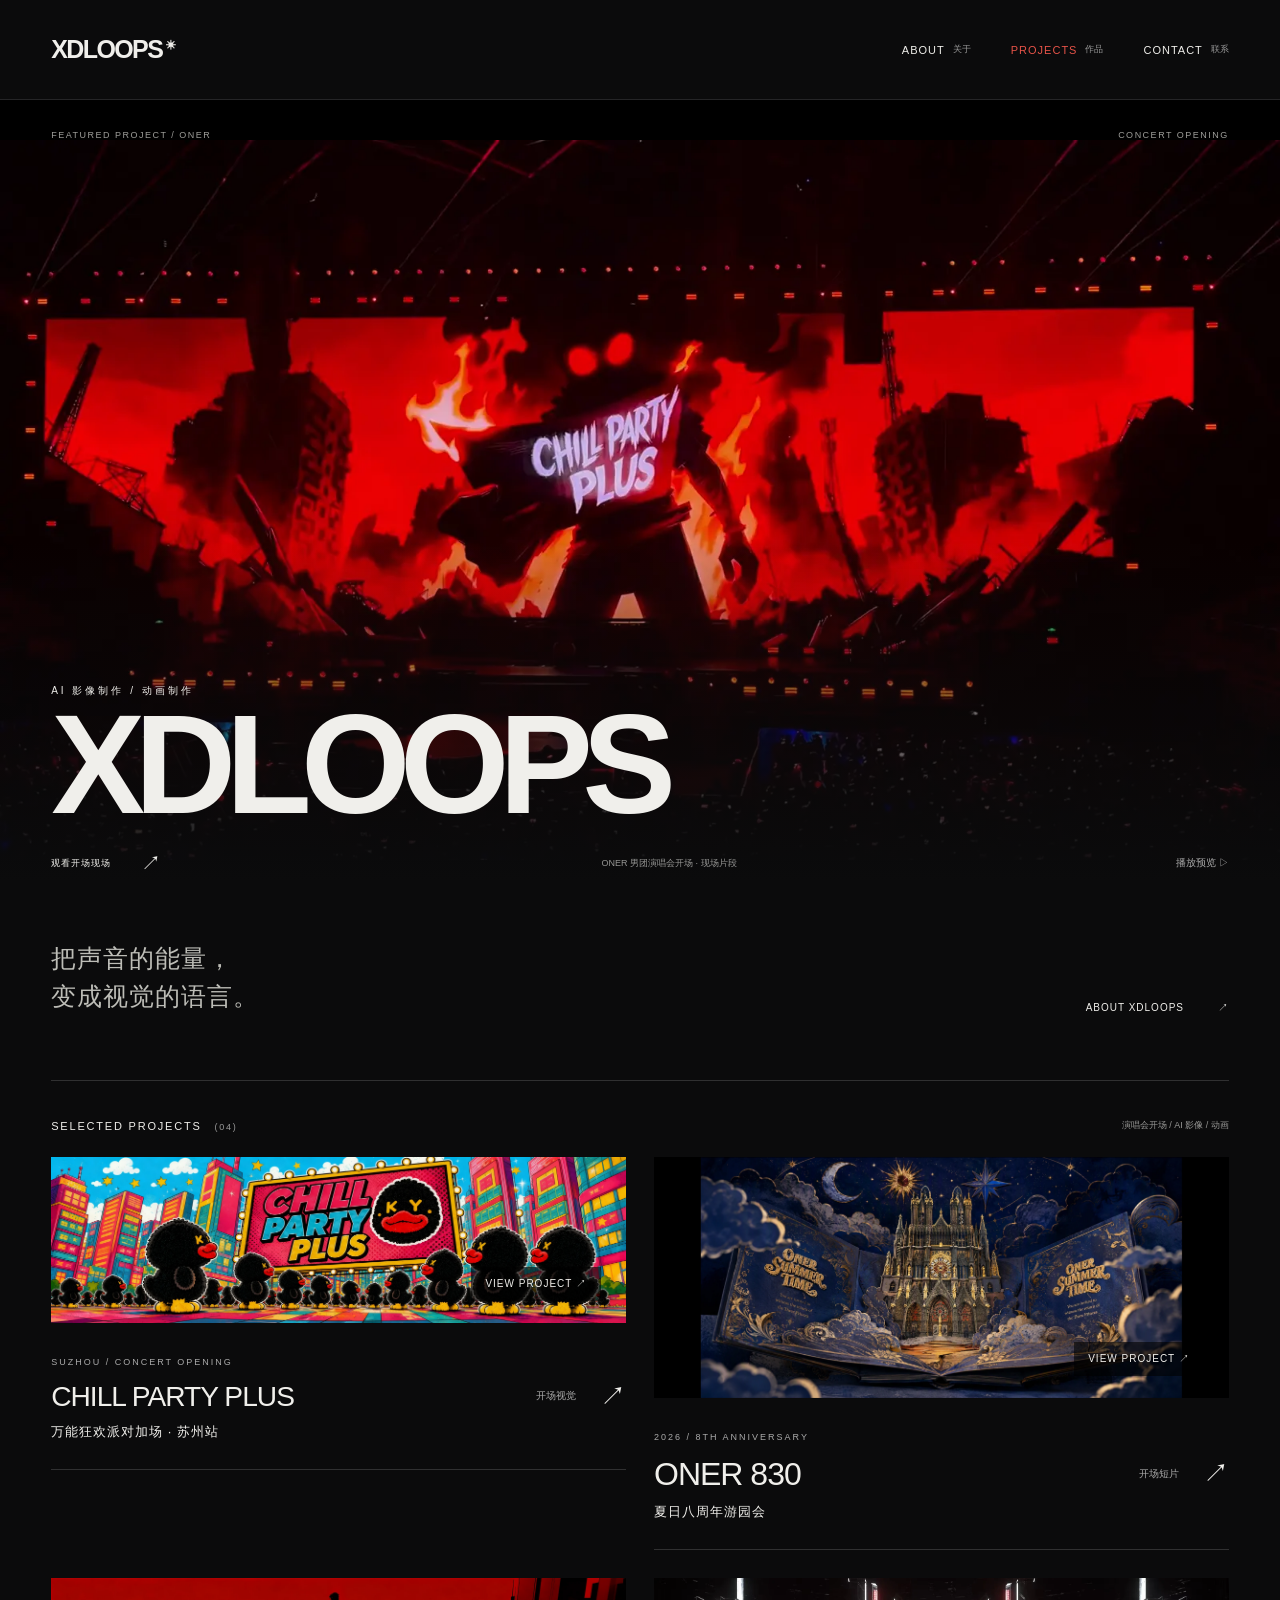
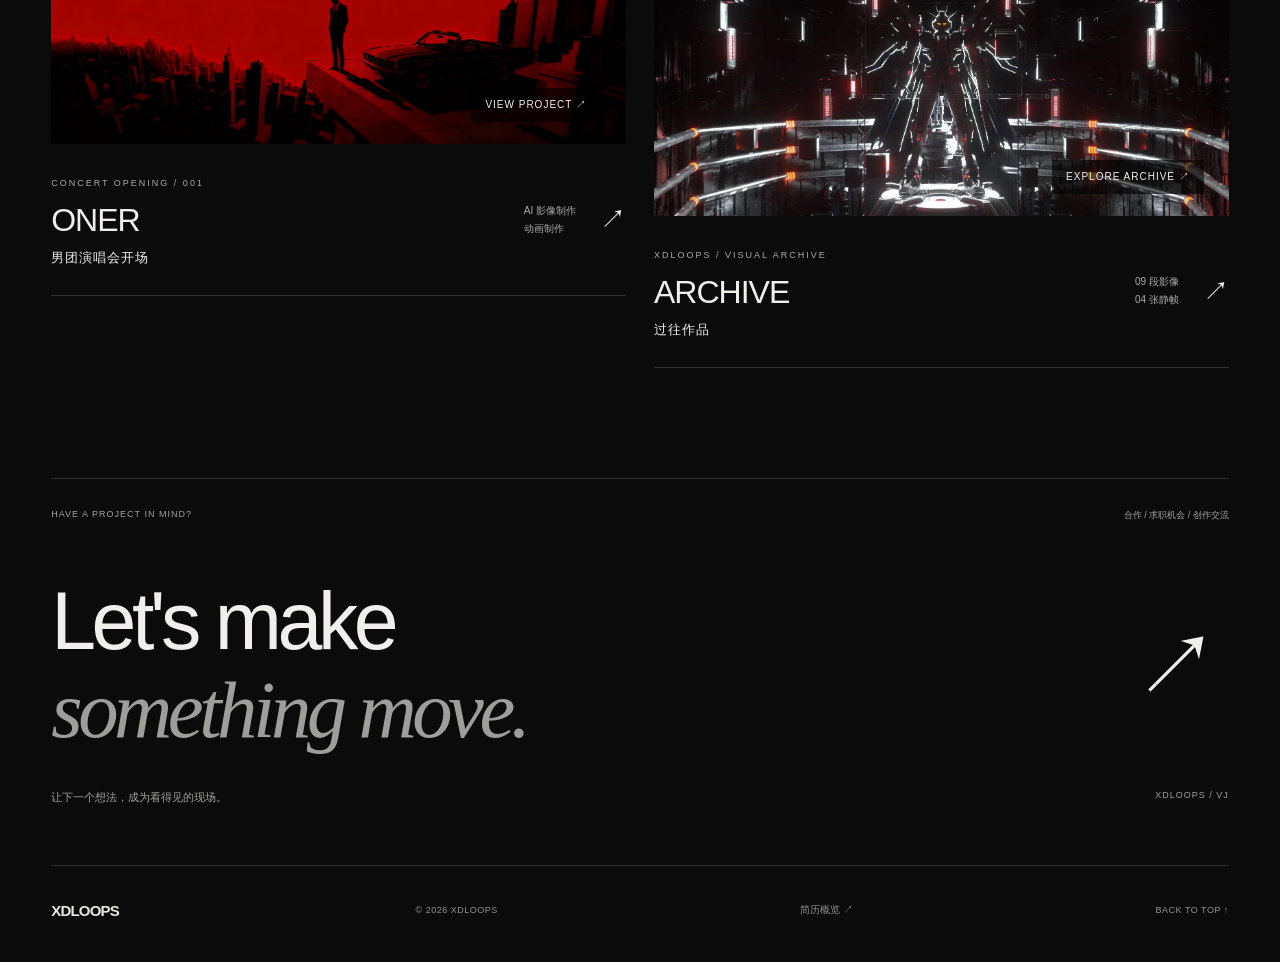
<file: index.html>
<!doctype html><html lang="zh-CN"><head><meta charset="UTF-8"><meta name="viewport" content="width=device-width, initial-scale=1"><meta name="theme-color" content="#0b0b0c"><meta name="description" content="XDLOOPS — VJ。现场视觉、视觉实验与个人作品集。"><title>作品集 | XDLOOPS — VJ</title><link rel="icon" href="data:image/svg+xml,%3Csvg xmlns='http://www.w3.org/2000/svg' viewBox='0 0 64 64'%3E%3Crect width='64' height='64' fill='%230b0b0c'/%3E%3Ctext x='12' y='46' font-family='Arial' font-size='40' fill='white'%3EX%3C/text%3E%3C/svg%3E"><link rel="stylesheet" href="style.css"><script defer src="app.js"></script></head><body id="top" class="home-page"><a class="skip" href="#main">跳至内容</a><header class="site-header"><a href="index.html" class="brand" aria-label="XDLOOPS 首页">XDLOOPS<span>✳</span></a><nav aria-label="主导航"><a href="about.html">ABOUT<span>关于</span></a><a href="index.html#work" aria-current="page">PROJECTS<span>作品</span></a><a href="#contact">CONTACT<span>联系</span></a></nav></header><main id="main"><section class="hero-film oner-home-hero" aria-labelledby="hero-title"><video id="hero-preview" muted loop playsinline preload="none" poster="assets-oner-live-poster.webp" aria-label="ONER 演唱会开场现场片段，静音预览" data-src="assets-oner-teaser.mp4"></video><div class="hero-meta"><span>FEATURED PROJECT / ONER</span><span>CONCERT OPENING</span></div><div class="hero-wordmark"><p>AI 影像制作 / 动画制作</p><h1 id="hero-title">XDLOOPS</h1></div><div class="hero-bottom"><a href="oner.html#film">观看开场现场 <span>↗</span></a><span class="demo-label">ONER 男团演唱会开场 · 现场片段</span><div class="stage-controls"><button id="hero-play" aria-pressed="false">播放预览 ▷</button></div></div></section><div class="home-statement"><p>把声音的能量，<br>变成视觉的语言。</p><a href="about.html">ABOUT XDLOOPS <span>↗</span></a></div><section id="work" class="projects-section" aria-labelledby="work-title"><div class="projects-heading"><h2 id="work-title">SELECTED PROJECTS <span>(04)</span></h2><p>演唱会开场 / AI 影像 / 动画</p></div><div class="featured-projects"><a class="oner-feature chill-feature" href="oner-chill-suzhou.html" aria-label="查看 ONER Chill Party Plus 苏州站"><div class="oner-feature-image"><img src="assets-oner-chill-city.webp" width="5356" height="1549" alt="CHILL PARTY PLUS 派对城市与黑色小鸭" loading="lazy"><span>VIEW PROJECT ↗</span></div><div class="oner-feature-caption"><div><small>SUZHOU / CONCERT OPENING</small><h3>CHILL PARTY PLUS<span>万能狂欢派对加场 · 苏州站</span></h3></div><p>开场视觉</p><span class="feature-arrow" aria-hidden="true">↗</span></div></a><a class="oner-feature summer-feature" href="oner-summer-2026.html" aria-label="查看2026 ONER 夏日八周年游园会开场短片"><div class="oner-feature-image"><img src="assets-oner-summer-popup.webp" width="3442" height="1444" alt="ONER SUMMER TIME 蓝金色故事书与城堡" loading="lazy"><span>VIEW PROJECT ↗</span></div><div class="oner-feature-caption"><div><small>2026 / 8TH ANNIVERSARY</small><h3>ONER 830<span>夏日八周年游园会</span></h3></div><p>开场短片</p><span class="feature-arrow" aria-hidden="true">↗</span></div></a><a class="oner-feature" href="oner.html" aria-label="查看 ONER 男团演唱会开场完整项目"><div class="oner-feature-image"><img src="assets-oner-city.webp" width="7617" height="2203" alt="ONER 演唱会开场：赤色城市中的人物与汽车" loading="lazy"><span>VIEW PROJECT ↗</span></div><div class="oner-feature-caption"><div><small>CONCERT OPENING / 001</small><h3>ONER<span>男团演唱会开场</span></h3></div><p>AI 影像制作<br>动画制作</p><span class="feature-arrow" aria-hidden="true">↗</span></div></a><a class="oner-feature archive-feature" href="archive.html" aria-label="查看 XDLOOPS 过往作品"><div class="oner-feature-image"><img src="assets-archive-image-03.webp" width="1677" height="693" alt="过往作品：机械空间中的光线与形态" loading="lazy"><span>EXPLORE ARCHIVE ↗</span></div><div class="oner-feature-caption"><div><small>XDLOOPS / VISUAL ARCHIVE</small><h3>ARCHIVE<span>过往作品</span></h3></div><p>09 段影像<br>04 张静帧</p><span class="feature-arrow" aria-hidden="true">↗</span></div></a></div></section><section id="contact" class="contact-panel" aria-labelledby="contact-title"><div class="contact-label"><span>HAVE A PROJECT IN MIND?</span><span>合作 / 求职机会 / 创作交流</span></div><div class="contact-main"><h2 id="contact-title">Let's make<br><em>something move.</em></h2><button id="contact-button" class="contact-trigger" aria-label="联系 XDLOOPS">↗</button></div><div class="contact-info"><p>让下一个想法，成为看得见的现场。</p><span>XDLOOPS / VJ</span></div><p id="contact-message" role="status" hidden>联系方式待补充。提供邮箱或社交主页后，这里将显示正式联系入口。</p></section></main><footer class="site-footer"><a href="index.html">XDLOOPS</a><span>© <span id="year">2026</span> XDLOOPS</span><button data-resume>简历概览 ↗</button><a href="#top">BACK TO TOP ↑</a></footer><dialog id="resume-dialog" aria-labelledby="resume-title"><button class="close" aria-label="关闭简历">×</button><span class="eyebrow">PROFILE / 简历概览</span><h2 id="resume-title">XDLOOPS <small>VJ</small></h2><p>个人作品集 · 求职资料</p><dl class="resume-details"><div><dt>职业方向</dt><dd>VJ / 现场视觉</dd></div><div><dt>个人简介</dt><dd>待补充</dd></div><div><dt>项目与工作经历</dt><dd>ONER 男团演唱会开场<br>AI 影像制作、动画制作</dd></div><div><dt>技能与创作工具</dt><dd>待补充</dd></div><div><dt>联系方式</dt><dd>待补充</dd></div></dl><p class="dialog-note">已收录 ONER 演唱会开场项目。更多经历与联系方式可继续补充。</p><button id="download-resume" class="dark-button">下载资料模板（TXT） <span>↓</span></button></dialog>
</body></html>
</file>
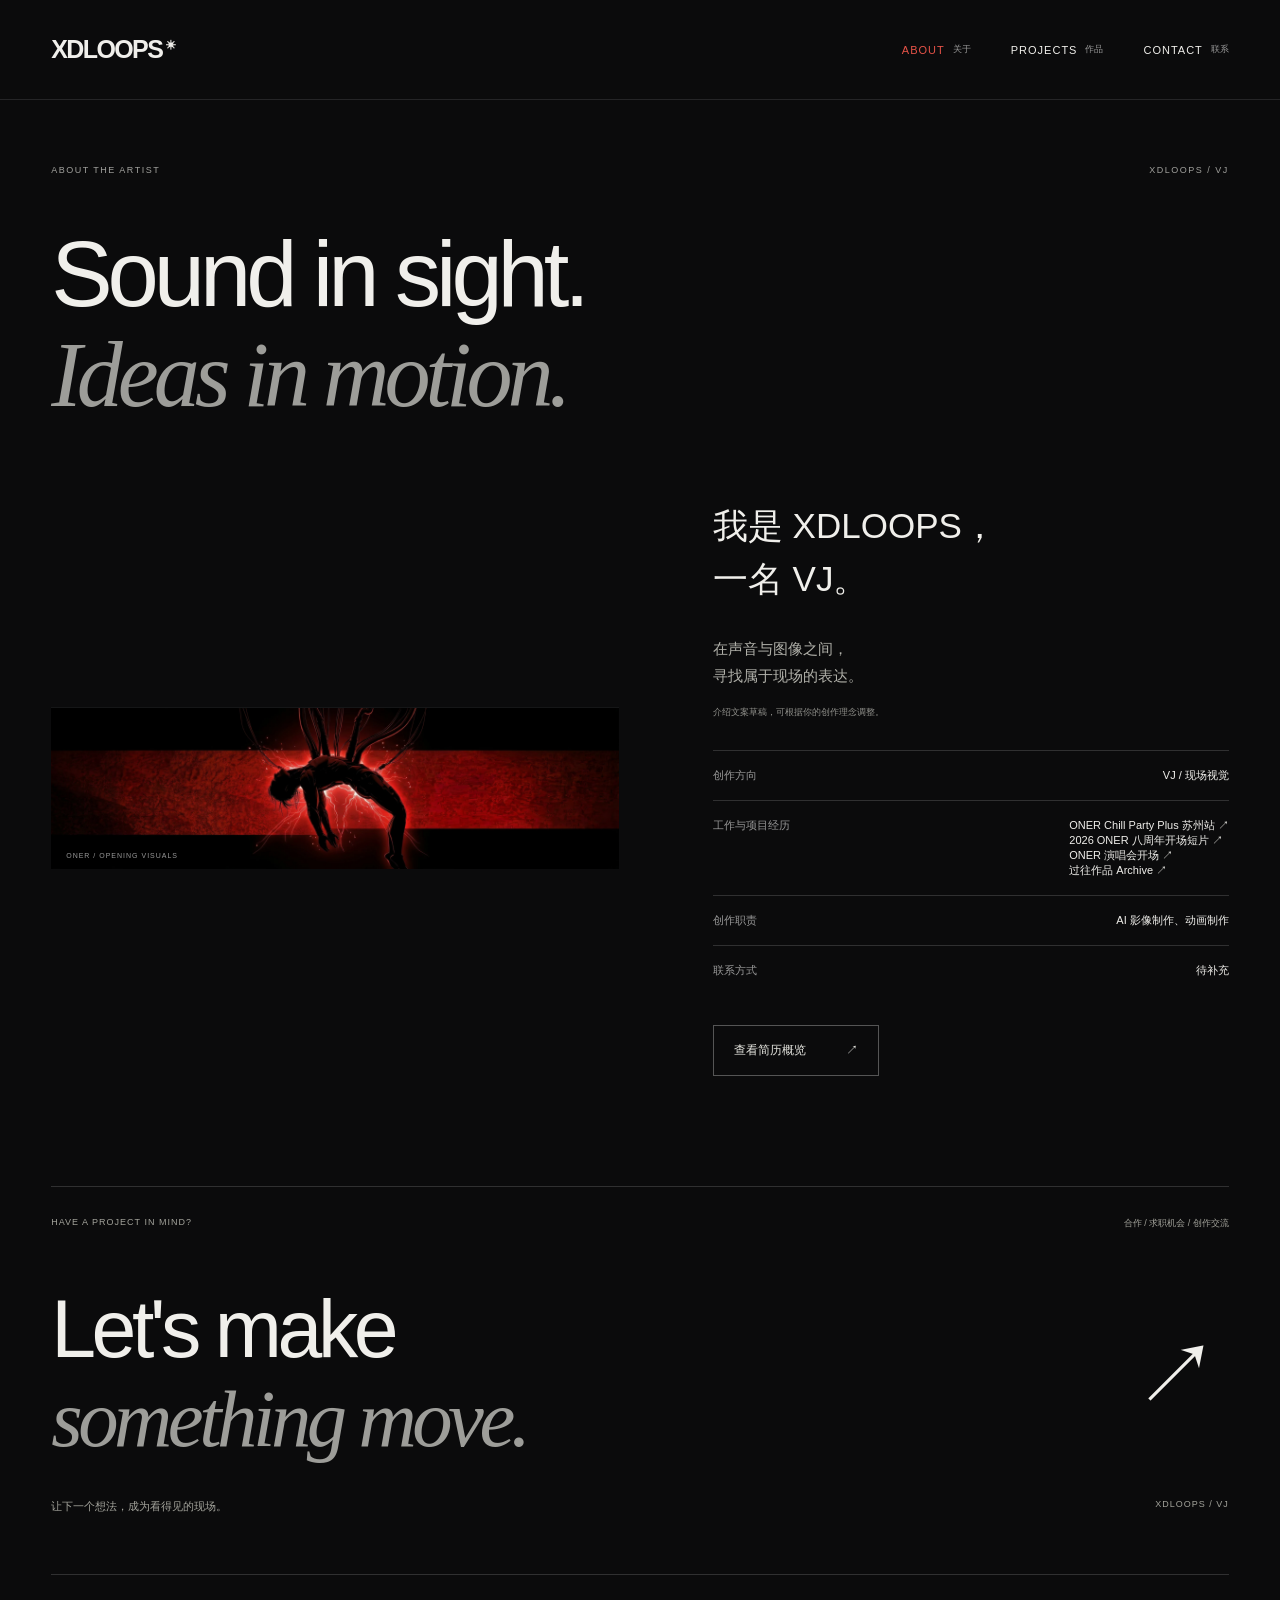
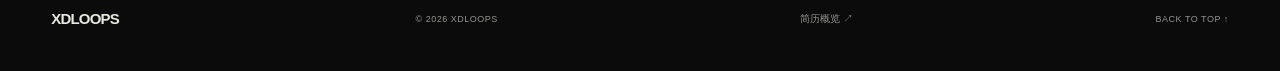
<file: about.html>
<!doctype html><html lang="zh-CN"><head><meta charset="UTF-8"><meta name="viewport" content="width=device-width, initial-scale=1"><meta name="theme-color" content="#0b0b0c"><meta name="description" content="XDLOOPS — VJ。现场视觉、视觉实验与个人作品集。"><title>关于 | XDLOOPS — VJ</title><link rel="icon" href="data:image/svg+xml,%3Csvg xmlns='http://www.w3.org/2000/svg' viewBox='0 0 64 64'%3E%3Crect width='64' height='64' fill='%230b0b0c'/%3E%3Ctext x='12' y='46' font-family='Arial' font-size='40' fill='white'%3EX%3C/text%3E%3C/svg%3E"><link rel="stylesheet" href="style.css"><script defer src="app.js"></script></head><body id="top" class="about-page"><a class="skip" href="#main">跳至内容</a><header class="site-header"><a href="index.html" class="brand" aria-label="XDLOOPS 首页">XDLOOPS<span>✳</span></a><nav aria-label="主导航"><a href="about.html" aria-current="page">ABOUT<span>关于</span></a><a href="index.html#work">PROJECTS<span>作品</span></a><a href="#contact">CONTACT<span>联系</span></a></nav></header><main id="main"><section class="about-profile" aria-labelledby="about-title"><div class="about-top"><span class="eyebrow">ABOUT THE ARTIST</span><span class="eyebrow">XDLOOPS / VJ</span></div><h1 id="about-title">Sound in sight.<br><em>Ideas in motion.</em></h1><div class="about-body"><div class="about-art"><img src="assets-oner-suspended.webp" width="7695" height="2180" alt="ONER 项目中的悬浮角色画面"><span>ONER / OPENING VISUALS</span></div><div class="about-bio"><h2>我是 XDLOOPS，<br>一名 VJ。</h2><p>在声音与图像之间，<br>寻找属于现场的表达。</p><p class="draft-note">介绍文案草稿，可根据你的创作理念调整。</p><dl class="profile-facts"><div><dt>创作方向</dt><dd>VJ / 现场视觉</dd></div><div><dt>工作与项目经历</dt><dd><a href="oner-chill-suzhou.html">ONER Chill Party Plus 苏州站 ↗</a><br><a href="oner-summer-2026.html">2026 ONER 八周年开场短片 ↗</a><br><a href="oner.html">ONER 演唱会开场 ↗</a><br><a href="archive.html">过往作品 Archive ↗</a></dd></div><div><dt>创作职责</dt><dd>AI 影像制作、动画制作</dd></div><div><dt>联系方式</dt><dd>待补充</dd></div></dl><button class="outline-button" data-resume>查看简历概览 <span>↗</span></button></div></div></section><section id="contact" class="contact-panel" aria-labelledby="contact-title"><div class="contact-label"><span>HAVE A PROJECT IN MIND?</span><span>合作 / 求职机会 / 创作交流</span></div><div class="contact-main"><h2 id="contact-title">Let's make<br><em>something move.</em></h2><button id="contact-button" class="contact-trigger" aria-label="联系 XDLOOPS">↗</button></div><div class="contact-info"><p>让下一个想法，成为看得见的现场。</p><span>XDLOOPS / VJ</span></div><p id="contact-message" role="status" hidden>联系方式待补充。提供邮箱或社交主页后，这里将显示正式联系入口。</p></section></main><footer class="site-footer"><a href="index.html">XDLOOPS</a><span>© <span id="year">2026</span> XDLOOPS</span><button data-resume>简历概览 ↗</button><a href="#top">BACK TO TOP ↑</a></footer><dialog id="resume-dialog" aria-labelledby="resume-title"><button class="close" aria-label="关闭简历">×</button><span class="eyebrow">PROFILE / 简历概览</span><h2 id="resume-title">XDLOOPS <small>VJ</small></h2><p>个人作品集 · 求职资料</p><dl class="resume-details"><div><dt>职业方向</dt><dd>VJ / 现场视觉</dd></div><div><dt>个人简介</dt><dd>待补充</dd></div><div><dt>项目与工作经历</dt><dd>ONER 男团演唱会开场<br>AI 影像制作、动画制作</dd></div><div><dt>技能与创作工具</dt><dd>待补充</dd></div><div><dt>联系方式</dt><dd>待补充</dd></div></dl><p class="dialog-note">已收录 ONER 演唱会开场项目。更多经历与联系方式可继续补充。</p><button id="download-resume" class="dark-button">下载资料模板（TXT） <span>↓</span></button></dialog>
</body></html>
</file>
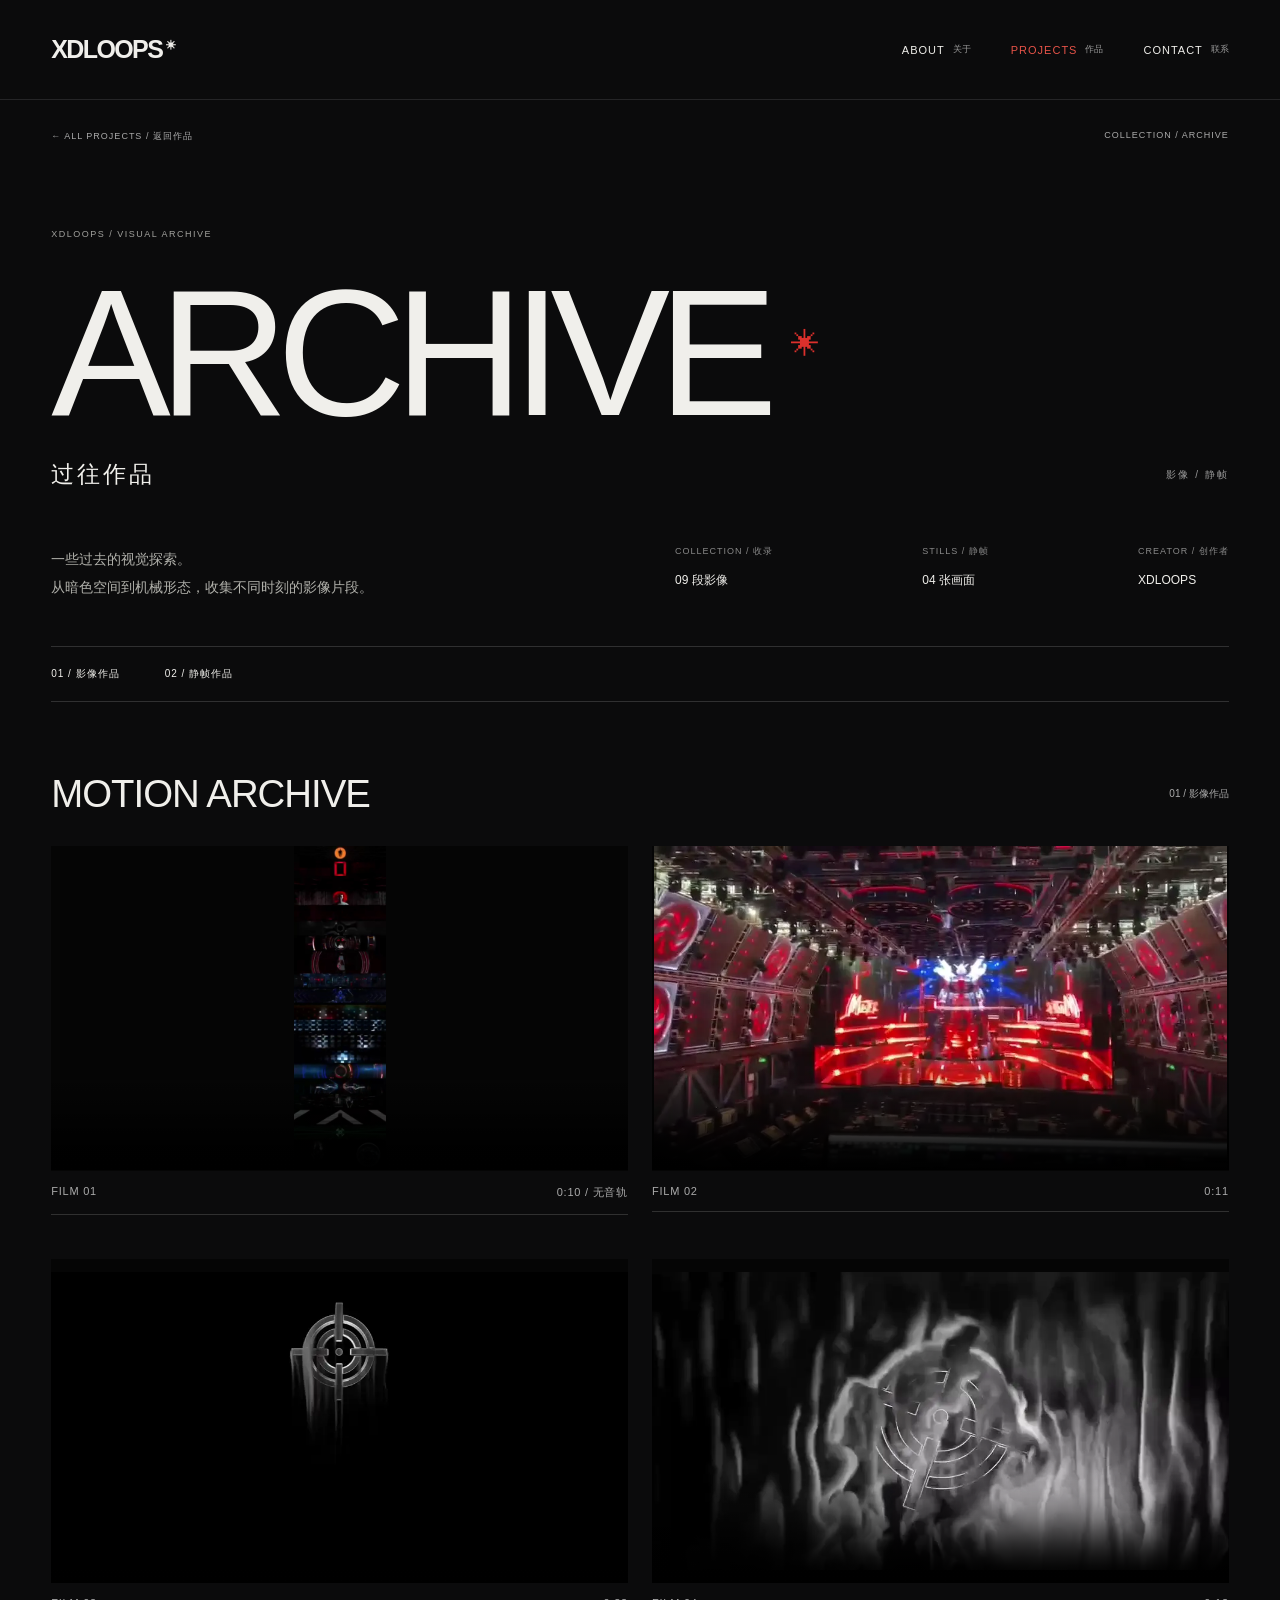
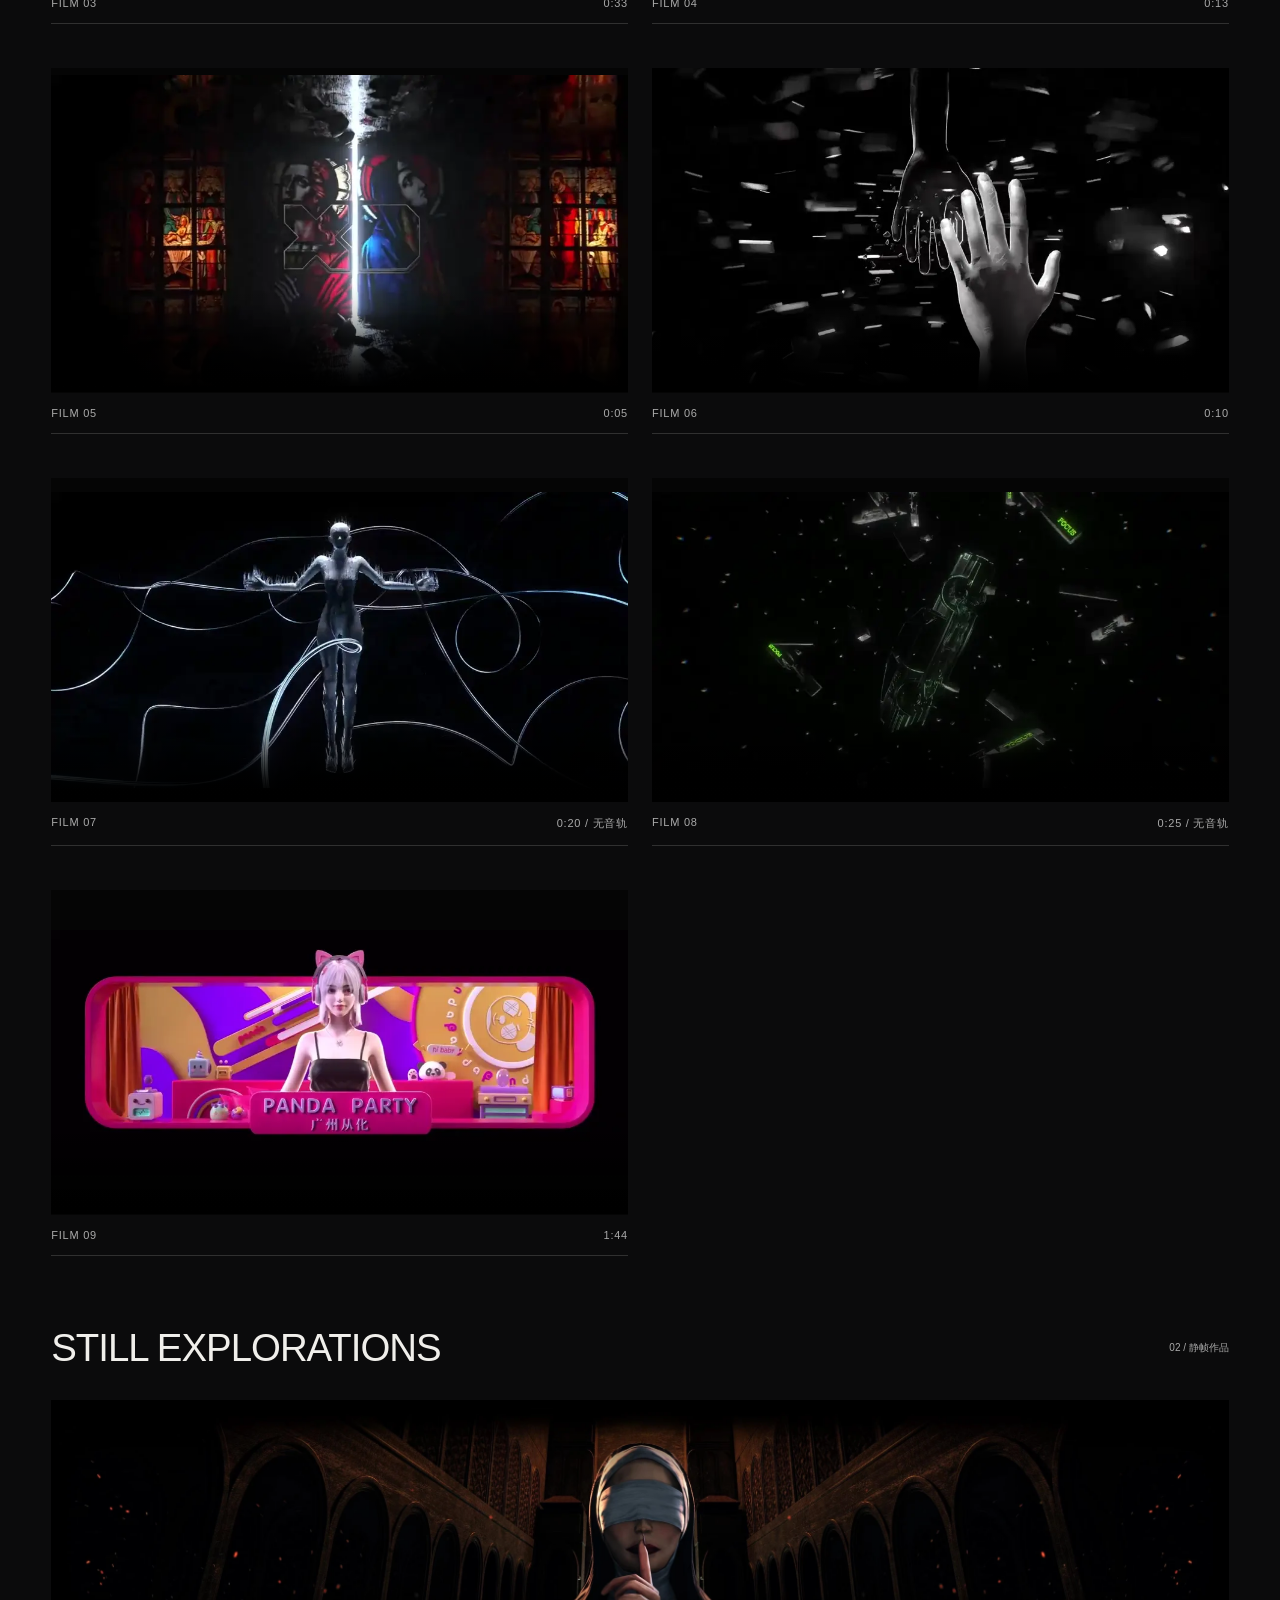
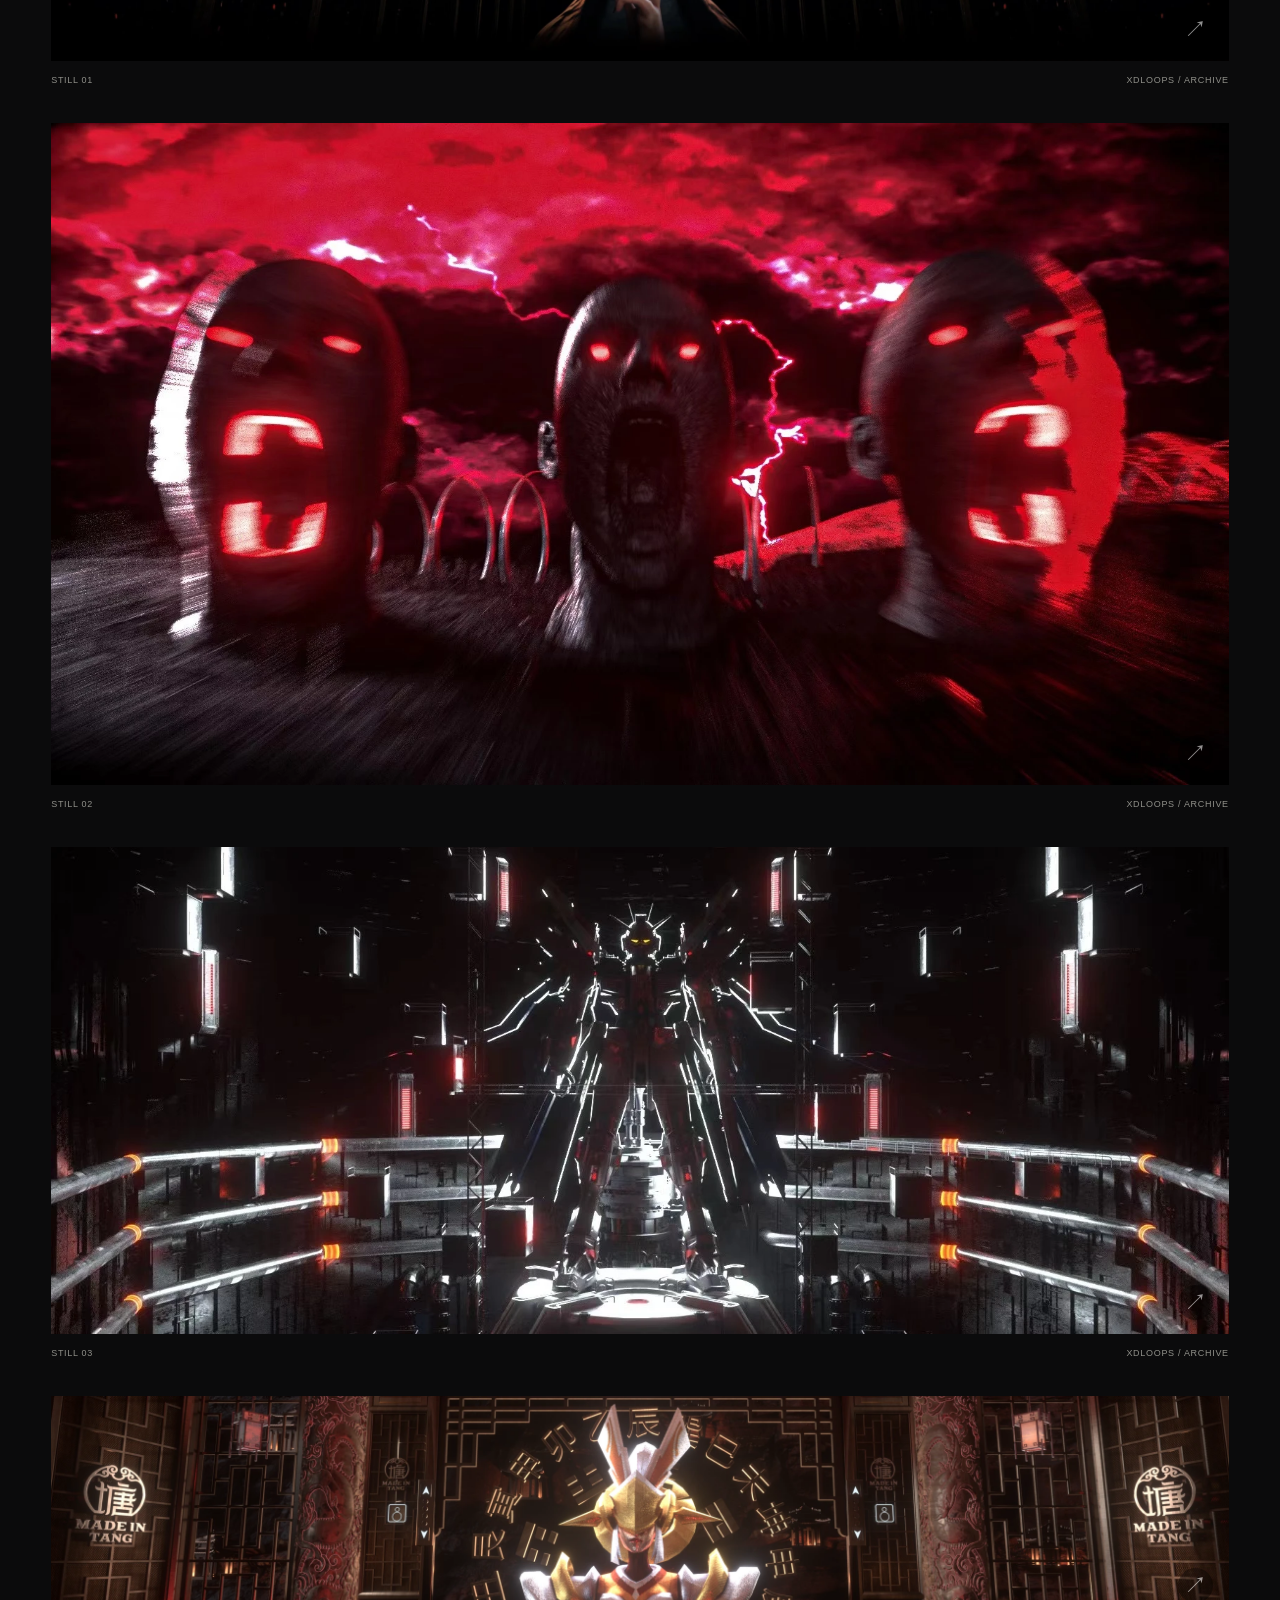
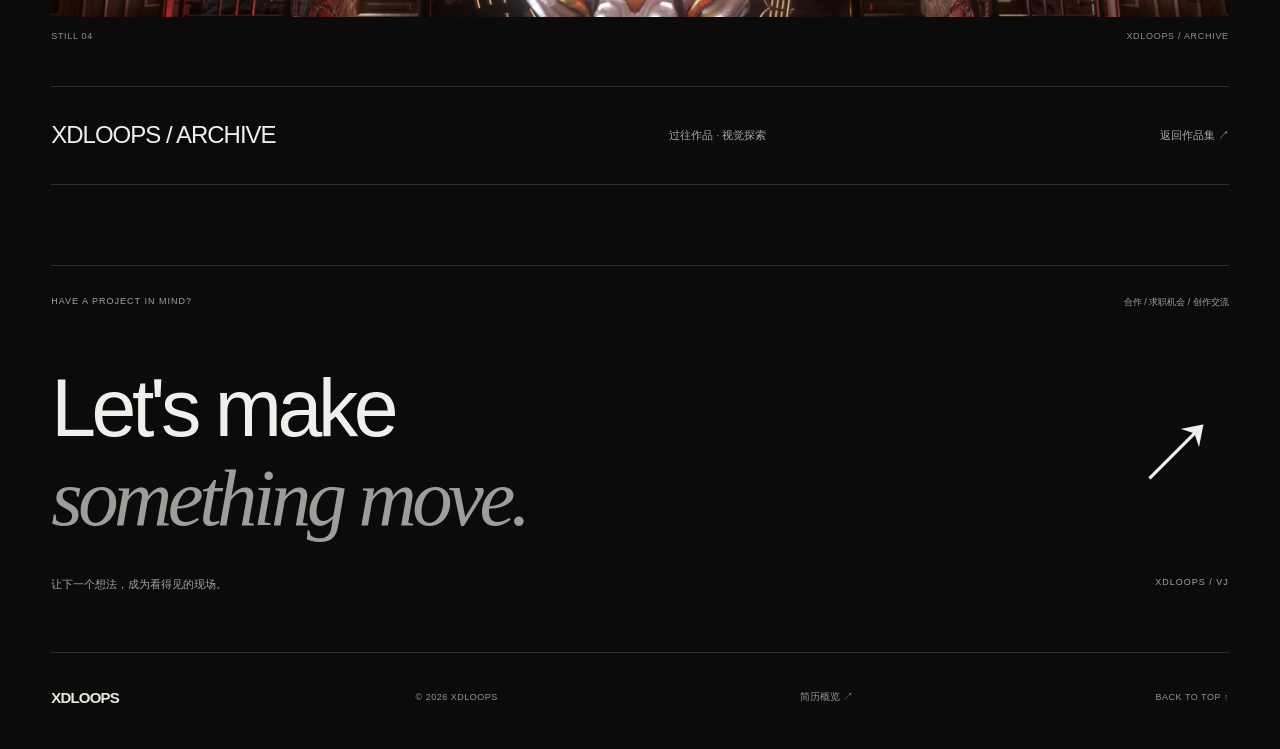
<file: archive.html>
<!doctype html><html lang="zh-CN"><head><meta charset="UTF-8"><meta name="viewport" content="width=device-width, initial-scale=1"><meta name="theme-color" content="#0b0b0c"><meta name="description" content="XDLOOPS — VJ。现场视觉、视觉实验与个人作品集。"><title>过往作品 Archive | XDLOOPS</title><link rel="icon" href="data:image/svg+xml,%3Csvg xmlns='http://www.w3.org/2000/svg' viewBox='0 0 64 64'%3E%3Crect width='64' height='64' fill='%230b0b0c'/%3E%3Ctext x='12' y='46' font-family='Arial' font-size='40' fill='white'%3EX%3C/text%3E%3C/svg%3E"><link rel="stylesheet" href="style.css"><script defer src="app.js"></script></head><body id="top" class="project-page oner-page archive-page"><a class="skip" href="#main">跳至内容</a><header class="site-header"><a href="index.html" class="brand" aria-label="XDLOOPS 首页">XDLOOPS<span>✳</span></a><nav aria-label="主导航"><a href="about.html">ABOUT<span>关于</span></a><a href="index.html#work" aria-current="page">PROJECTS<span>作品</span></a><a href="#contact">CONTACT<span>联系</span></a></nav></header><main id="main"><div class="back-bar"><a href="index.html#work">← ALL PROJECTS / 返回作品</a><span>COLLECTION / ARCHIVE</span></div><article class="oner-project"><header class="oner-intro"><span class="eyebrow">XDLOOPS / VISUAL ARCHIVE</span><h1>ARCHIVE<span class="oner-dot">✳</span></h1><div class="oner-subtitle"><h2>过往作品</h2><span>影像 / 静帧</span></div><div class="oner-overview"><p>一些过去的视觉探索。<br>从暗色空间到机械形态，收集不同时刻的影像片段。</p><dl><div><dt>COLLECTION / 收录</dt><dd>09 段影像</dd></div><div><dt>STILLS / 静帧</dt><dd>04 张画面</dd></div><div><dt>CREATOR / 创作者</dt><dd>XDLOOPS</dd></div></dl></div></header><nav class="oner-nav" aria-label="项目章节"><a href="#films">01 / 影像作品</a><a href="#frames">02 / 静帧作品</a></nav><section id="films" class="oner-section" aria-labelledby="films-title"><div class="oner-section-title"><h2 id="films-title">MOTION ARCHIVE</h2><span>01 / 影像作品</span></div><div class="archive-video-grid"><figure class="archive-video"><video controls playsinline preload="none" poster="assets-archive-video-01.webp" aria-label="过往影像 01" data-archive-video><source src="assets-archive-video-01.mp4" type="video/mp4">浏览器不支持播放，<a href="assets-archive-video-01.mp4">打开视频</a></video><figcaption><span>FILM 01</span><span>0:10 / 无音轨</span></figcaption></figure><figure class="archive-video"><video controls playsinline preload="none" poster="assets-archive-video-02.webp" aria-label="过往影像 02" data-archive-video><source src="assets-archive-video-02.mp4" type="video/mp4">浏览器不支持播放，<a href="assets-archive-video-02.mp4">打开视频</a></video><figcaption><span>FILM 02</span><span>0:11</span></figcaption></figure><figure class="archive-video"><video controls playsinline preload="none" poster="assets-archive-video-03.webp" aria-label="过往影像 03" data-archive-video><source src="assets-archive-video-03.mp4" type="video/mp4">浏览器不支持播放，<a href="assets-archive-video-03.mp4">打开视频</a></video><figcaption><span>FILM 03</span><span>0:33</span></figcaption></figure><figure class="archive-video"><video controls playsinline preload="none" poster="assets-archive-video-04.webp" aria-label="过往影像 04" data-archive-video><source src="assets-archive-video-04.mp4" type="video/mp4">浏览器不支持播放，<a href="assets-archive-video-04.mp4">打开视频</a></video><figcaption><span>FILM 04</span><span>0:13</span></figcaption></figure><figure class="archive-video"><video controls playsinline preload="none" poster="assets-archive-video-05.webp" aria-label="过往影像 05" data-archive-video><source src="assets-archive-video-05.mp4" type="video/mp4">浏览器不支持播放，<a href="assets-archive-video-05.mp4">打开视频</a></video><figcaption><span>FILM 05</span><span>0:05</span></figcaption></figure><figure class="archive-video"><video controls playsinline preload="none" poster="assets-archive-video-06.webp" aria-label="过往影像 06" data-archive-video><source src="assets-archive-video-06.mp4" type="video/mp4">浏览器不支持播放，<a href="assets-archive-video-06.mp4">打开视频</a></video><figcaption><span>FILM 06</span><span>0:10</span></figcaption></figure><figure class="archive-video"><video controls playsinline preload="none" poster="assets-archive-video-07.webp" aria-label="过往影像 07" data-archive-video><source src="assets-archive-video-07.mp4" type="video/mp4">浏览器不支持播放，<a href="assets-archive-video-07.mp4">打开视频</a></video><figcaption><span>FILM 07</span><span>0:20 / 无音轨</span></figcaption></figure><figure class="archive-video"><video controls playsinline preload="none" poster="assets-archive-video-08.webp" aria-label="过往影像 08" data-archive-video><source src="assets-archive-video-08.mp4" type="video/mp4">浏览器不支持播放，<a href="assets-archive-video-08.mp4">打开视频</a></video><figcaption><span>FILM 08</span><span>0:25 / 无音轨</span></figcaption></figure><figure class="archive-video"><video controls playsinline preload="none" poster="assets-archive-video-09.webp" aria-label="过往影像 09" data-archive-video><source src="assets-archive-video-09.mp4" type="video/mp4">浏览器不支持播放，<a href="assets-archive-video-09.mp4">打开视频</a></video><figcaption><span>FILM 09</span><span>1:44</span></figcaption></figure></div></section><section id="frames" class="oner-section" aria-labelledby="frames-title"><div class="oner-section-title"><h2 id="frames-title">STILL EXPLORATIONS</h2><span>02 / 静帧作品</span></div><figure class="oner-frame"><button class="image-trigger" data-gallery="image-01" data-title="过往静帧 01" aria-label="放大过往静帧 1"><img src="assets-archive-image-01.webp" width="4500" height="1000" alt="XDLOOPS 过往静帧 1" loading="lazy" decoding="async"><span class="frame-expand" aria-hidden="true">↗</span></button><figcaption><span>STILL 01</span><span>XDLOOPS / ARCHIVE</span></figcaption></figure><figure class="oner-frame"><button class="image-trigger" data-gallery="image-02" data-title="过往静帧 02" aria-label="放大过往静帧 2"><img src="assets-archive-image-02.webp" width="1920" height="1080" alt="XDLOOPS 过往静帧 2" loading="lazy" decoding="async"><span class="frame-expand" aria-hidden="true">↗</span></button><figcaption><span>STILL 02</span><span>XDLOOPS / ARCHIVE</span></figcaption></figure><figure class="oner-frame"><button class="image-trigger" data-gallery="image-03" data-title="过往静帧 03" aria-label="放大过往静帧 3"><img src="assets-archive-image-03.webp" width="1677" height="693" alt="XDLOOPS 过往静帧 3" loading="lazy" decoding="async"><span class="frame-expand" aria-hidden="true">↗</span></button><figcaption><span>STILL 03</span><span>XDLOOPS / ARCHIVE</span></figcaption></figure><figure class="oner-frame"><button class="image-trigger" data-gallery="image-04" data-title="过往静帧 04" aria-label="放大过往静帧 4"><img src="assets-archive-image-04.webp" width="3166" height="593" alt="XDLOOPS 过往静帧 4" loading="lazy" decoding="async"><span class="frame-expand" aria-hidden="true">↗</span></button><figcaption><span>STILL 04</span><span>XDLOOPS / ARCHIVE</span></figcaption></figure><div class="oner-credit"><span>XDLOOPS / ARCHIVE</span><p>过往作品 · 视觉探索</p><a href="index.html#work">返回作品集 ↗</a></div></section></article><section id="contact" class="contact-panel" aria-labelledby="contact-title"><div class="contact-label"><span>HAVE A PROJECT IN MIND?</span><span>合作 / 求职机会 / 创作交流</span></div><div class="contact-main"><h2 id="contact-title">Let's make<br><em>something move.</em></h2><button id="contact-button" class="contact-trigger" aria-label="联系 XDLOOPS">↗</button></div><div class="contact-info"><p>让下一个想法，成为看得见的现场。</p><span>XDLOOPS / VJ</span></div><p id="contact-message" role="status" hidden>联系方式待补充。提供邮箱或社交主页后，这里将显示正式联系入口。</p></section></main><footer class="site-footer"><a href="index.html">XDLOOPS</a><span>© <span id="year">2026</span> XDLOOPS</span><button data-resume>简历概览 ↗</button><a href="#top">BACK TO TOP ↑</a></footer><dialog id="image-dialog" class="image-lightbox" data-asset-root="assets/archive" aria-labelledby="image-title"><div class="lightbox-bar"><h2 id="image-title">项目画面</h2><span id="image-count" aria-live="polite"></span><button id="image-zoom" aria-pressed="false">放大细节 ＋</button><button class="close" aria-label="关闭图片">×</button></div><div class="lightbox-stage"><img id="lightbox-image" src="assets-archive-image-01-full.webp" alt=""></div><div class="lightbox-bottom"><button id="image-prev" aria-label="上一张">← 上一张</button><span>XDLOOPS / ARCHIVE</span><button id="image-next" aria-label="下一张">下一张 →</button></div></dialog><dialog id="resume-dialog" aria-labelledby="resume-title"><button class="close" aria-label="关闭简历">×</button><span class="eyebrow">PROFILE / 简历概览</span><h2 id="resume-title">XDLOOPS <small>VJ</small></h2><p>个人作品集 · 求职资料</p><dl class="resume-details"><div><dt>职业方向</dt><dd>VJ / 现场视觉</dd></div><div><dt>个人简介</dt><dd>待补充</dd></div><div><dt>项目与工作经历</dt><dd>ONER 男团演唱会开场<br>AI 影像制作、动画制作</dd></div><div><dt>技能与创作工具</dt><dd>待补充</dd></div><div><dt>联系方式</dt><dd>待补充</dd></div></dl><p class="dialog-note">已收录 ONER 演唱会开场项目。更多经历与联系方式可继续补充。</p><button id="download-resume" class="dark-button">下载资料模板（TXT） <span>↓</span></button></dialog>
</body></html>
</file>
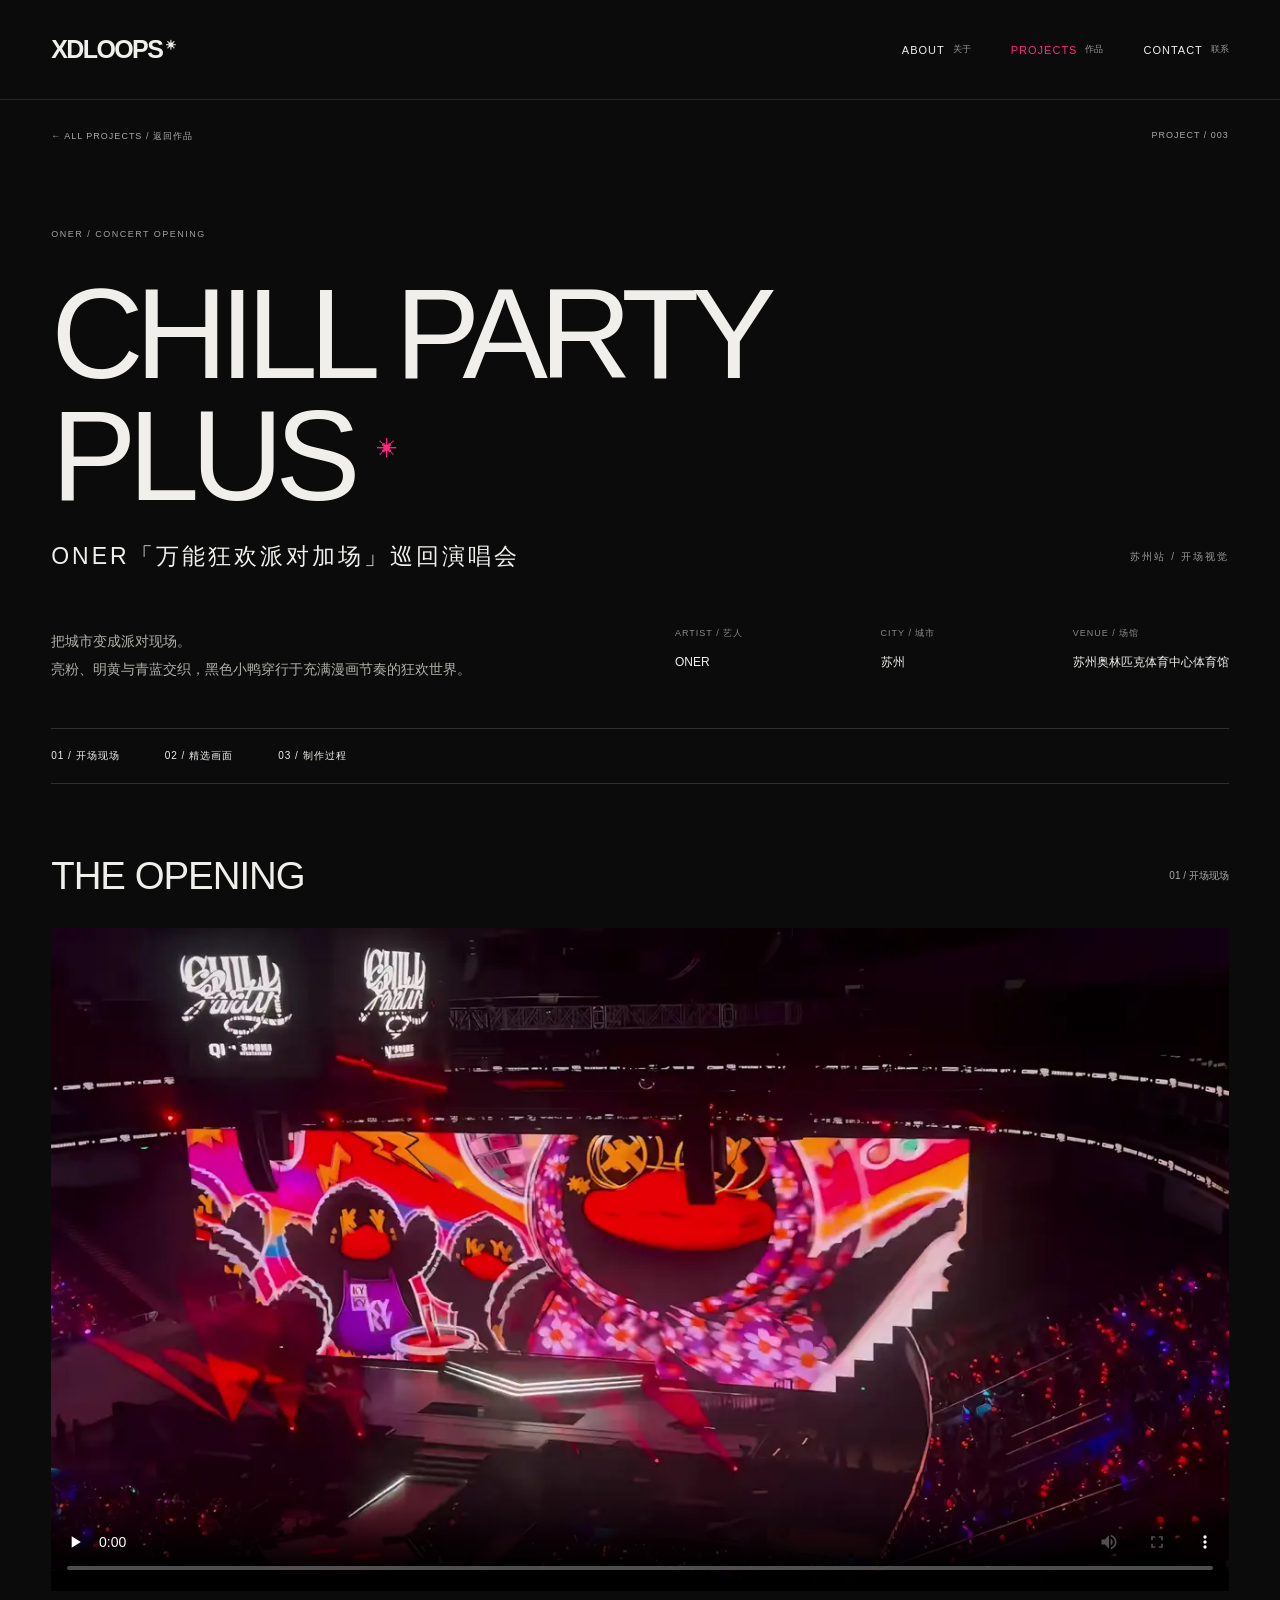
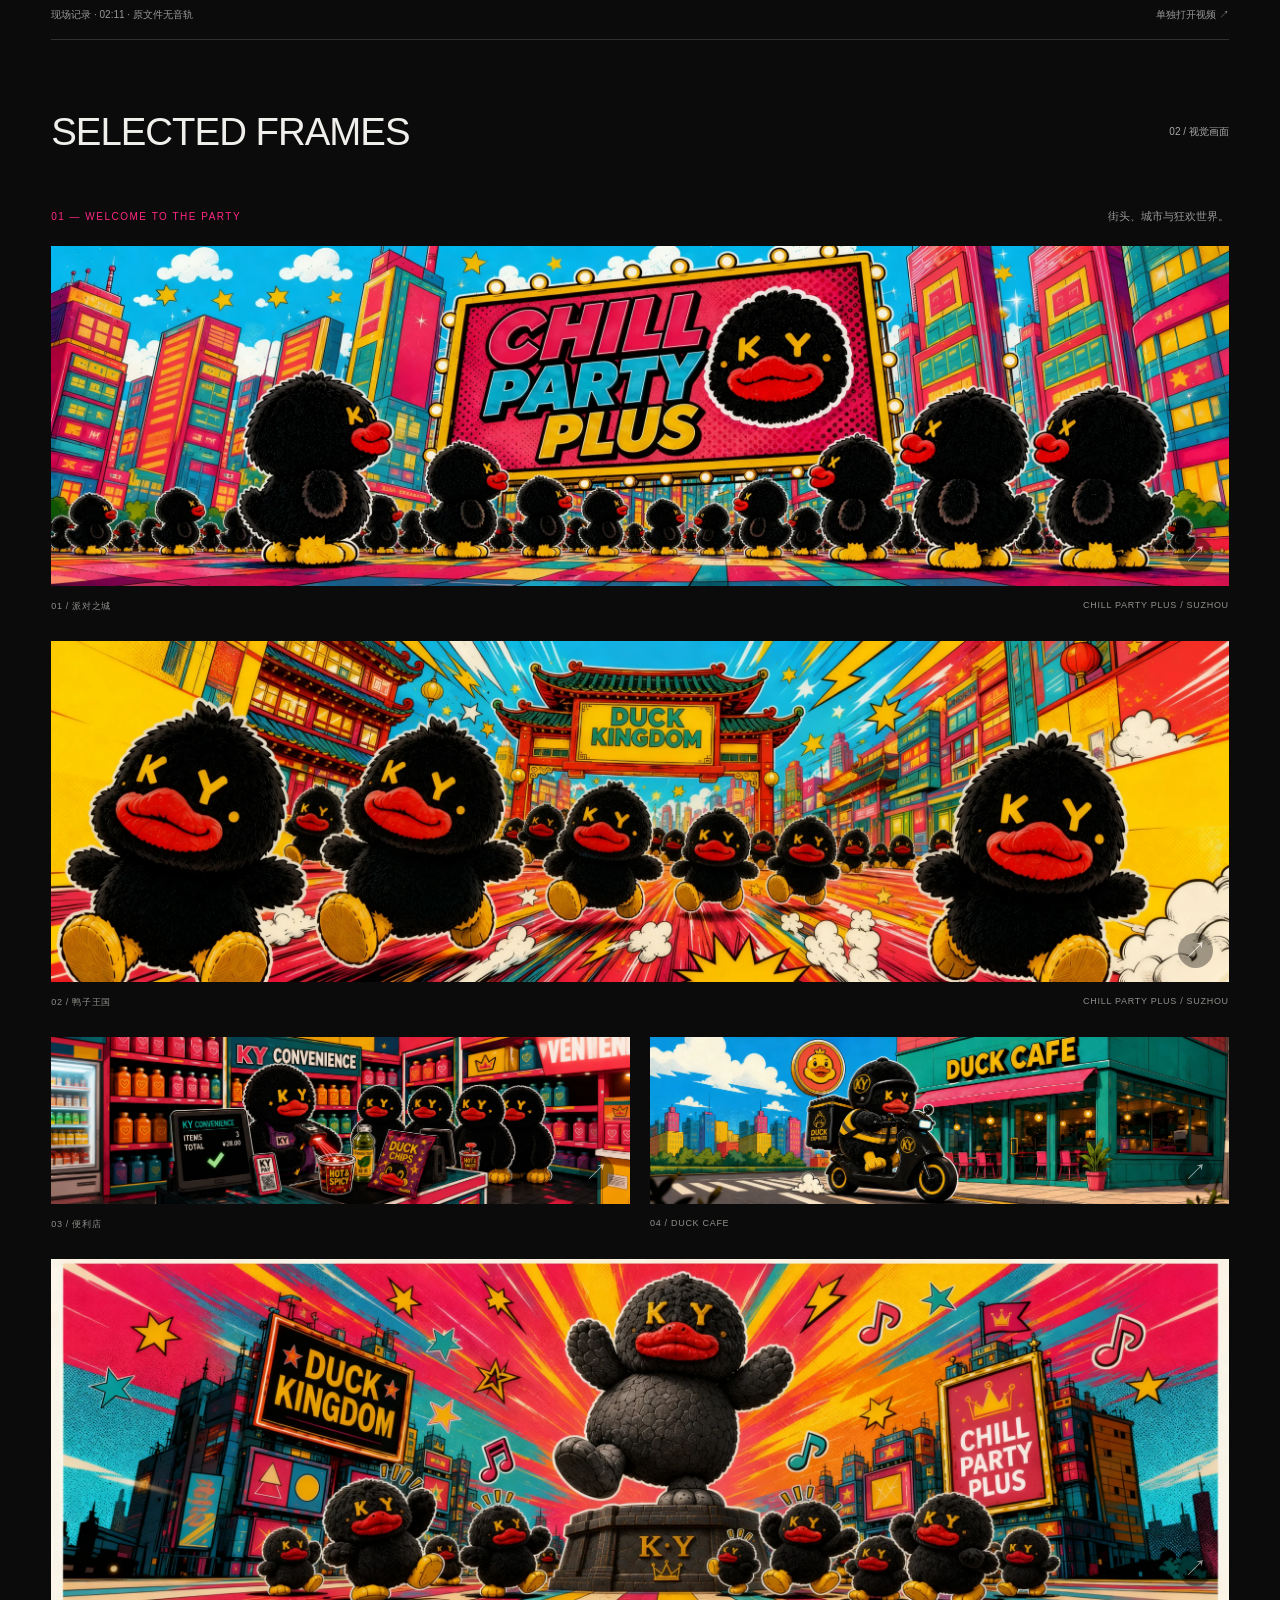
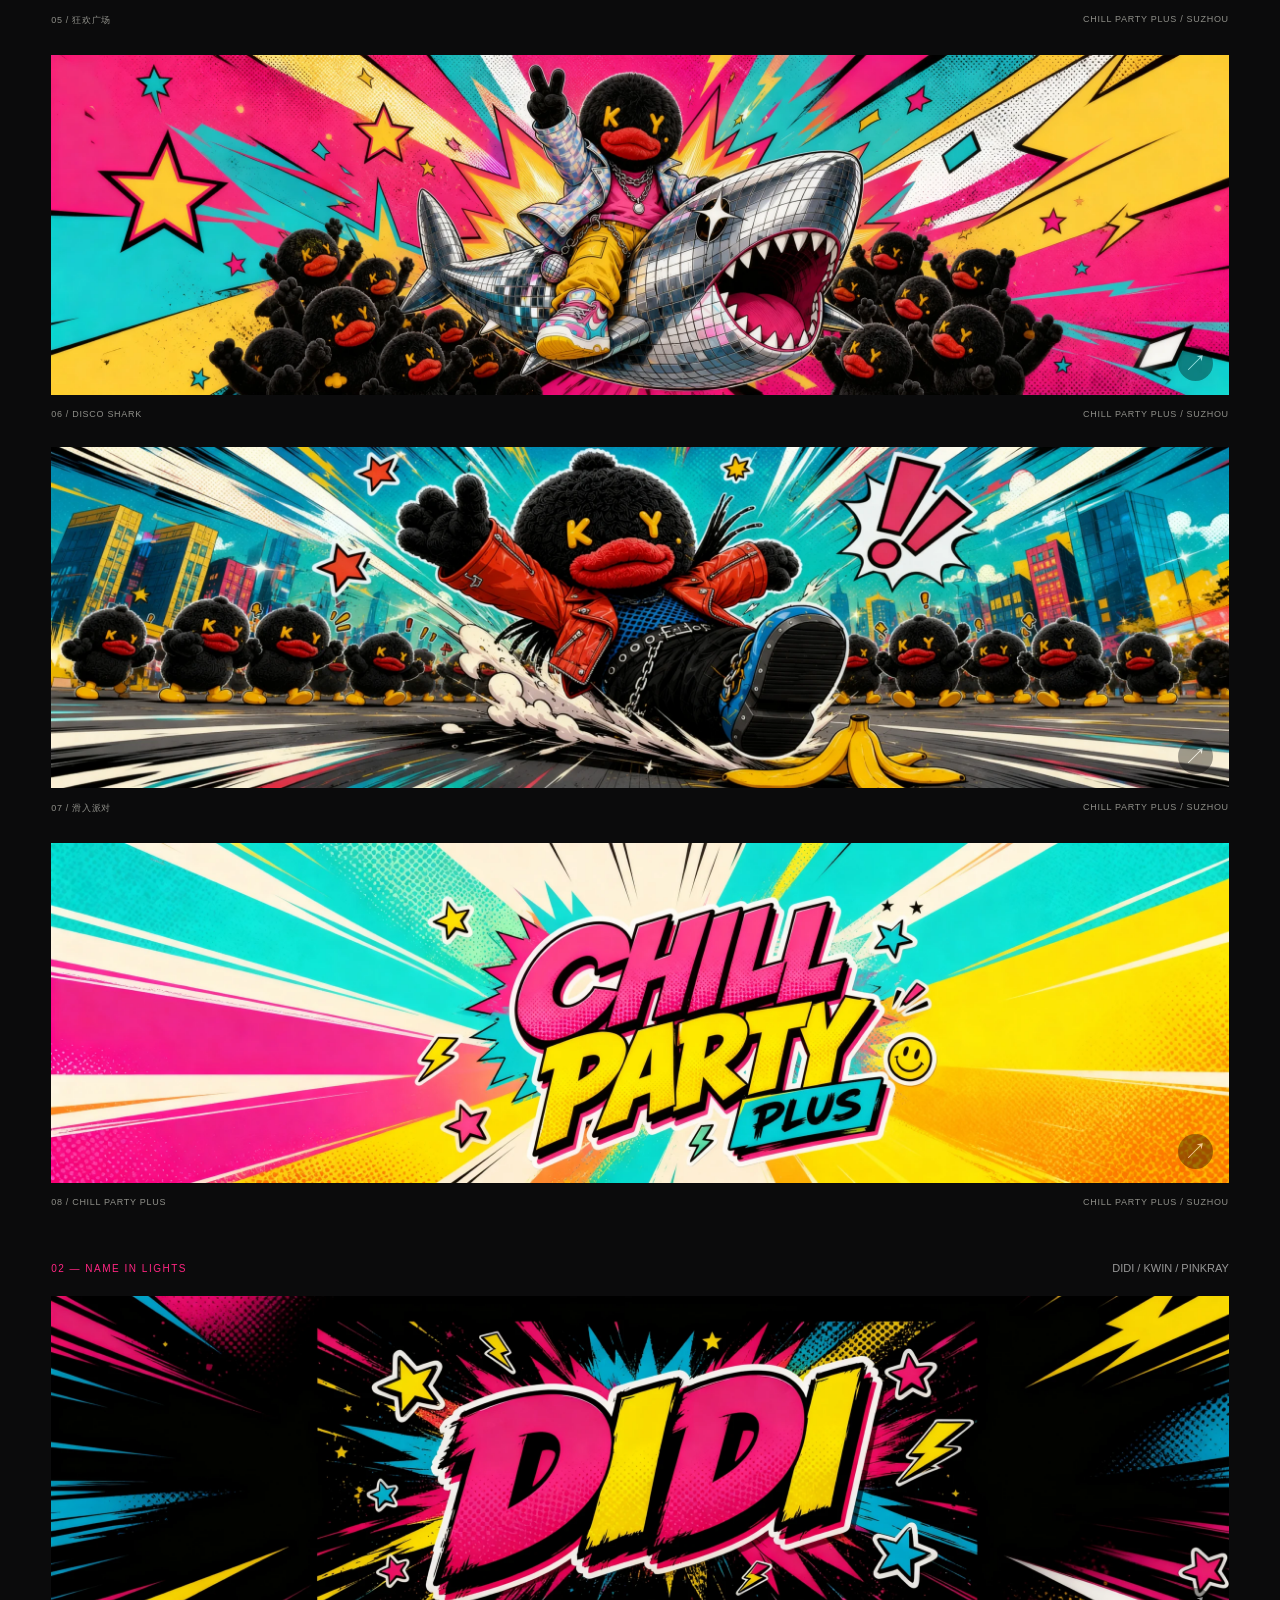
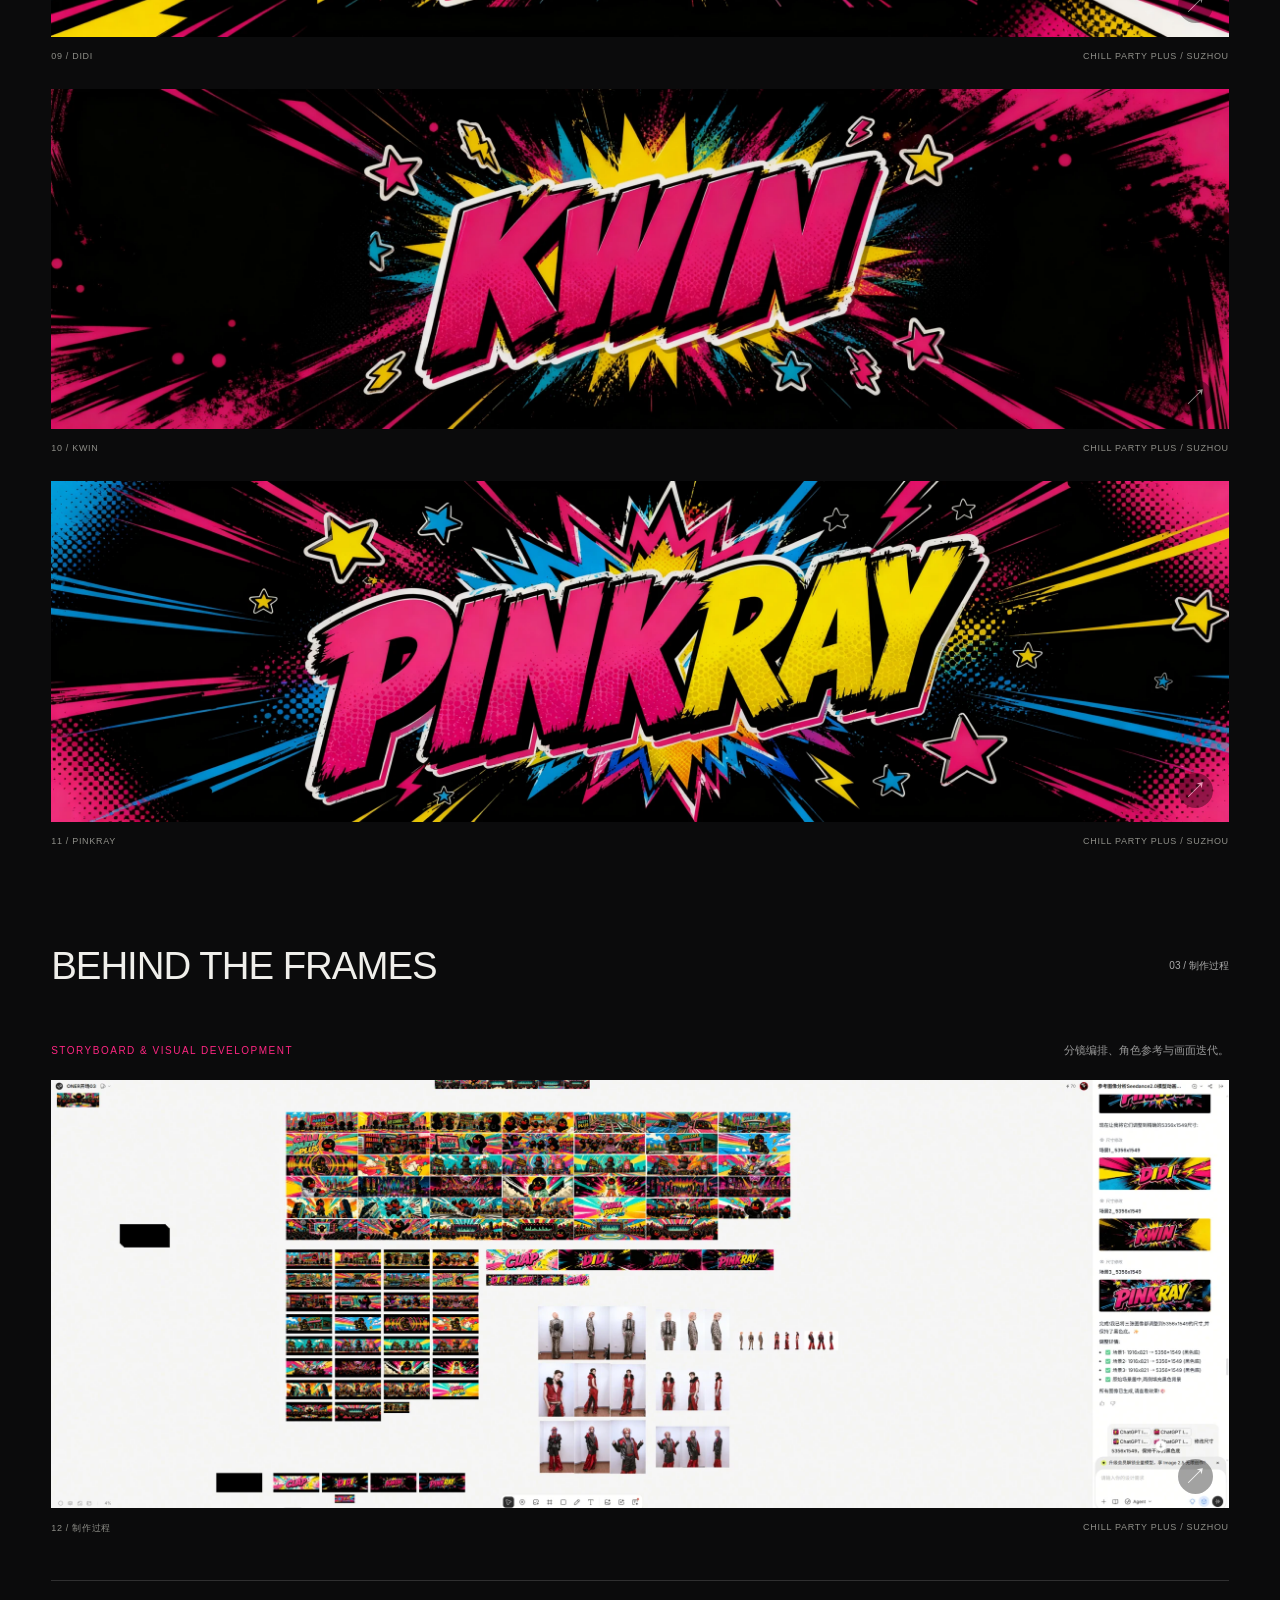
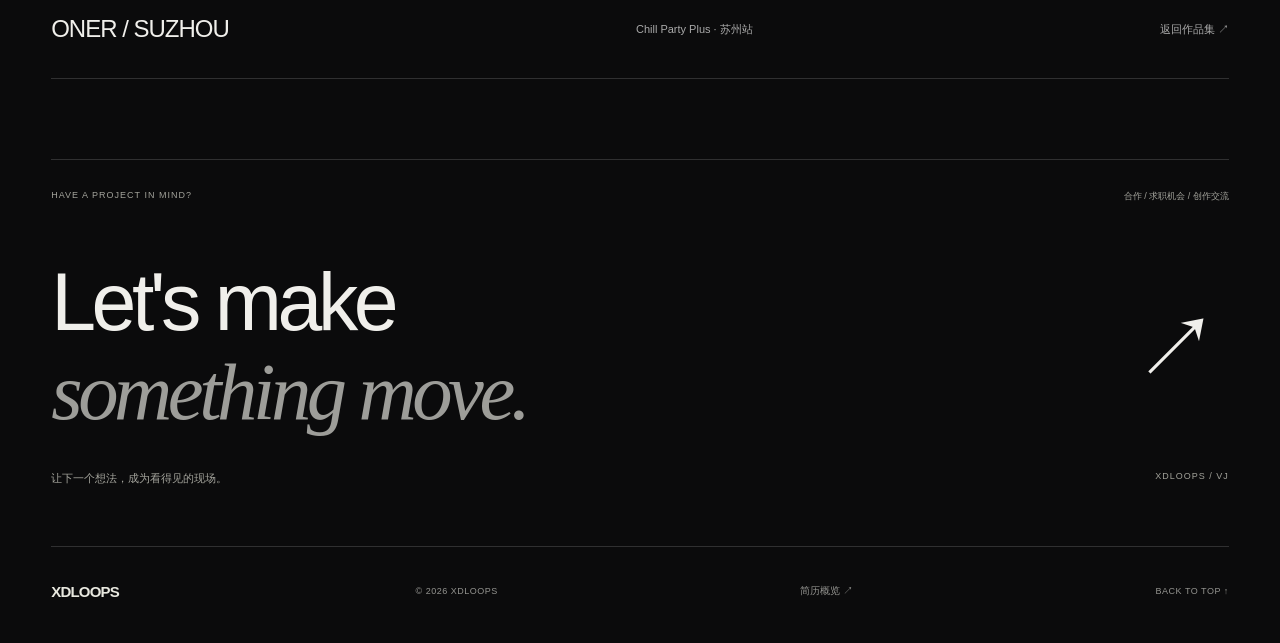
<file: oner-chill-suzhou.html>
<!doctype html><html lang="zh-CN"><head><meta charset="UTF-8"><meta name="viewport" content="width=device-width, initial-scale=1"><meta name="theme-color" content="#0b0b0c"><meta name="description" content="XDLOOPS — VJ。现场视觉、视觉实验与个人作品集。"><title>ONER Chill Party Plus 苏州站 | XDLOOPS</title><link rel="icon" href="data:image/svg+xml,%3Csvg xmlns='http://www.w3.org/2000/svg' viewBox='0 0 64 64'%3E%3Crect width='64' height='64' fill='%230b0b0c'/%3E%3Ctext x='12' y='46' font-family='Arial' font-size='40' fill='white'%3EX%3C/text%3E%3C/svg%3E"><link rel="stylesheet" href="style.css"><script defer src="app.js"></script></head><body id="top" class="project-page oner-page chill-page"><a class="skip" href="#main">跳至内容</a><header class="site-header"><a href="index.html" class="brand" aria-label="XDLOOPS 首页">XDLOOPS<span>✳</span></a><nav aria-label="主导航"><a href="about.html">ABOUT<span>关于</span></a><a href="index.html#work" aria-current="page">PROJECTS<span>作品</span></a><a href="#contact">CONTACT<span>联系</span></a></nav></header><main id="main"><div class="back-bar"><a href="index.html#work">← ALL PROJECTS / 返回作品</a><span>PROJECT / 003</span></div><article class="oner-project"><header class="oner-intro"><span class="eyebrow">ONER / CONCERT OPENING</span><h1>CHILL PARTY<br>PLUS<span class="oner-dot">✳</span></h1><div class="oner-subtitle"><h2>ONER「万能狂欢派对加场」巡回演唱会</h2><span>苏州站 / 开场视觉</span></div><div class="oner-overview"><p>把城市变成派对现场。<br>亮粉、明黄与青蓝交织，黑色小鸭穿行于充满漫画节奏的狂欢世界。</p><dl><div><dt>ARTIST / 艺人</dt><dd>ONER</dd></div><div><dt>CITY / 城市</dt><dd>苏州</dd></div><div><dt>VENUE / 场馆</dt><dd>苏州奥林匹克体育中心体育馆</dd></div></dl></div></header><nav class="oner-nav" aria-label="项目章节"><a href="#film">01 / 开场现场</a><a href="#frames">02 / 精选画面</a><a href="#process">03 / 制作过程</a></nav><section id="film" class="oner-section" aria-labelledby="film-title"><div class="oner-section-title"><h2 id="film-title">THE OPENING</h2><span>01 / 开场现场</span></div><video id="project-film" controls playsinline preload="none" poster="assets-oner-chill-poster.webp" aria-label="ONER Chill Party Plus 苏州站开场现场，原文件无音轨"><source src="assets-oner-chill-opening.mp4" type="video/mp4">浏览器无法播放此视频，请使用下方链接打开。</video><div class="film-caption"><span>现场记录 · 02:11 · 原文件无音轨</span><a href="assets-oner-chill-opening.mp4" target="_blank" rel="noopener">单独打开视频 ↗</a></div></section><section id="frames" class="oner-section" aria-labelledby="frames-title"><div class="oner-section-title"><h2 id="frames-title">SELECTED FRAMES</h2><span>02 / 视觉画面</span></div><div class="frame-group-title"><span>01 — WELCOME TO THE PARTY</span><p>街头、城市与狂欢世界。</p></div><figure class="oner-frame"><button class="image-trigger" data-gallery="city" data-title="派对之城" aria-label="放大派对之城"><img src="assets-oner-chill-city.webp" width="5356" height="1549" alt="派对之城 — ONER Chill Party Plus 苏州站" loading="lazy" decoding="async"><span class="frame-expand" aria-hidden="true">↗</span></button><figcaption><span>01 / 派对之城</span><span>CHILL PARTY PLUS / SUZHOU</span></figcaption></figure><figure class="oner-frame"><button class="image-trigger" data-gallery="parade" data-title="鸭子王国" aria-label="放大鸭子王国"><img src="assets-oner-chill-parade.webp" width="5356" height="1549" alt="鸭子王国 — ONER Chill Party Plus 苏州站" loading="lazy" decoding="async"><span class="frame-expand" aria-hidden="true">↗</span></button><figcaption><span>02 / 鸭子王国</span><span>CHILL PARTY PLUS / SUZHOU</span></figcaption></figure><div class="oner-pair"><figure class="oner-frame"><button class="image-trigger" data-gallery="shop" data-title="便利店" aria-label="放大便利店"><img src="assets-oner-chill-shop.webp" width="5356" height="1549" alt="便利店 — ONER Chill Party Plus 苏州站" loading="lazy" decoding="async"><span class="frame-expand" aria-hidden="true">↗</span></button><figcaption><span>03 / 便利店</span><span>CHILL PARTY PLUS / SUZHOU</span></figcaption></figure><figure class="oner-frame"><button class="image-trigger" data-gallery="cafe" data-title="DUCK CAFE" aria-label="放大DUCK CAFE"><img src="assets-oner-chill-cafe.webp" width="5356" height="1549" alt="DUCK CAFE — ONER Chill Party Plus 苏州站" loading="lazy" decoding="async"><span class="frame-expand" aria-hidden="true">↗</span></button><figcaption><span>04 / DUCK CAFE</span><span>CHILL PARTY PLUS / SUZHOU</span></figcaption></figure></div><figure class="oner-frame"><button class="image-trigger" data-gallery="kingdom" data-title="狂欢广场" aria-label="放大狂欢广场"><img src="assets-oner-chill-kingdom.webp" width="5356" height="1549" alt="狂欢广场 — ONER Chill Party Plus 苏州站" loading="lazy" decoding="async"><span class="frame-expand" aria-hidden="true">↗</span></button><figcaption><span>05 / 狂欢广场</span><span>CHILL PARTY PLUS / SUZHOU</span></figcaption></figure><figure class="oner-frame"><button class="image-trigger" data-gallery="shark" data-title="DISCO SHARK" aria-label="放大DISCO SHARK"><img src="assets-oner-chill-shark.webp" width="5356" height="1549" alt="DISCO SHARK — ONER Chill Party Plus 苏州站" loading="lazy" decoding="async"><span class="frame-expand" aria-hidden="true">↗</span></button><figcaption><span>06 / DISCO SHARK</span><span>CHILL PARTY PLUS / SUZHOU</span></figcaption></figure><figure class="oner-frame"><button class="image-trigger" data-gallery="slide" data-title="滑入派对" aria-label="放大滑入派对"><img src="assets-oner-chill-slide.webp" width="5356" height="1549" alt="滑入派对 — ONER Chill Party Plus 苏州站" loading="lazy" decoding="async"><span class="frame-expand" aria-hidden="true">↗</span></button><figcaption><span>07 / 滑入派对</span><span>CHILL PARTY PLUS / SUZHOU</span></figcaption></figure><figure class="oner-frame"><button class="image-trigger" data-gallery="title" data-title="CHILL PARTY PLUS" aria-label="放大CHILL PARTY PLUS"><img src="assets-oner-chill-title.webp" width="5356" height="1549" alt="CHILL PARTY PLUS — ONER Chill Party Plus 苏州站" loading="lazy" decoding="async"><span class="frame-expand" aria-hidden="true">↗</span></button><figcaption><span>08 / CHILL PARTY PLUS</span><span>CHILL PARTY PLUS / SUZHOU</span></figcaption></figure><div class="frame-group-title"><span>02 — NAME IN LIGHTS</span><p>DIDI / KWIN / PINKRAY</p></div><figure class="oner-frame"><button class="image-trigger" data-gallery="didi" data-title="DIDI" aria-label="放大DIDI"><img src="assets-oner-chill-didi.webp" width="5356" height="1549" alt="DIDI — ONER Chill Party Plus 苏州站" loading="lazy" decoding="async"><span class="frame-expand" aria-hidden="true">↗</span></button><figcaption><span>09 / DIDI</span><span>CHILL PARTY PLUS / SUZHOU</span></figcaption></figure><figure class="oner-frame"><button class="image-trigger" data-gallery="kwin" data-title="KWIN" aria-label="放大KWIN"><img src="assets-oner-chill-kwin.webp" width="5356" height="1549" alt="KWIN — ONER Chill Party Plus 苏州站" loading="lazy" decoding="async"><span class="frame-expand" aria-hidden="true">↗</span></button><figcaption><span>10 / KWIN</span><span>CHILL PARTY PLUS / SUZHOU</span></figcaption></figure><figure class="oner-frame"><button class="image-trigger" data-gallery="pinkray" data-title="PINKRAY" aria-label="放大PINKRAY"><img src="assets-oner-chill-pinkray.webp" width="5356" height="1549" alt="PINKRAY — ONER Chill Party Plus 苏州站" loading="lazy" decoding="async"><span class="frame-expand" aria-hidden="true">↗</span></button><figcaption><span>11 / PINKRAY</span><span>CHILL PARTY PLUS / SUZHOU</span></figcaption></figure></section><section id="process" class="oner-section" aria-labelledby="process-title"><div class="oner-section-title"><h2 id="process-title">BEHIND THE FRAMES</h2><span>03 / 制作过程</span></div><div class="frame-group-title"><span>STORYBOARD & VISUAL DEVELOPMENT</span><p>分镜编排、角色参考与画面迭代。</p></div><figure class="oner-frame"><button class="image-trigger" data-gallery="process" data-title="制作过程" aria-label="放大制作过程"><img src="assets-oner-chill-process.webp" width="3440" height="1251" alt="制作过程 — ONER Chill Party Plus 苏州站" loading="lazy" decoding="async"><span class="frame-expand" aria-hidden="true">↗</span></button><figcaption><span>12 / 制作过程</span><span>CHILL PARTY PLUS / SUZHOU</span></figcaption></figure><div class="oner-credit"><span>ONER / SUZHOU</span><p>Chill Party Plus · 苏州站</p><a href="index.html#work">返回作品集 ↗</a></div></section></article><section id="contact" class="contact-panel" aria-labelledby="contact-title"><div class="contact-label"><span>HAVE A PROJECT IN MIND?</span><span>合作 / 求职机会 / 创作交流</span></div><div class="contact-main"><h2 id="contact-title">Let's make<br><em>something move.</em></h2><button id="contact-button" class="contact-trigger" aria-label="联系 XDLOOPS">↗</button></div><div class="contact-info"><p>让下一个想法，成为看得见的现场。</p><span>XDLOOPS / VJ</span></div><p id="contact-message" role="status" hidden>联系方式待补充。提供邮箱或社交主页后，这里将显示正式联系入口。</p></section></main><footer class="site-footer"><a href="index.html">XDLOOPS</a><span>© <span id="year">2026</span> XDLOOPS</span><button data-resume>简历概览 ↗</button><a href="#top">BACK TO TOP ↑</a></footer><dialog id="image-dialog" class="image-lightbox" data-asset-root="assets/oner-chill" aria-labelledby="image-title"><div class="lightbox-bar"><h2 id="image-title">项目画面</h2><span id="image-count" aria-live="polite"></span><button id="image-zoom" aria-pressed="false">放大细节 ＋</button><button class="close" aria-label="关闭图片">×</button></div><div class="lightbox-stage"><img id="lightbox-image" src="assets-oner-chill-city-full.webp" alt=""></div><div class="lightbox-bottom"><button id="image-prev" aria-label="上一张">← 上一张</button><span>ONER / CHILL PARTY PLUS</span><button id="image-next" aria-label="下一张">下一张 →</button></div></dialog><dialog id="resume-dialog" aria-labelledby="resume-title"><button class="close" aria-label="关闭简历">×</button><span class="eyebrow">PROFILE / 简历概览</span><h2 id="resume-title">XDLOOPS <small>VJ</small></h2><p>个人作品集 · 求职资料</p><dl class="resume-details"><div><dt>职业方向</dt><dd>VJ / 现场视觉</dd></div><div><dt>个人简介</dt><dd>待补充</dd></div><div><dt>项目与工作经历</dt><dd>ONER 男团演唱会开场<br>AI 影像制作、动画制作</dd></div><div><dt>技能与创作工具</dt><dd>待补充</dd></div><div><dt>联系方式</dt><dd>待补充</dd></div></dl><p class="dialog-note">已收录 ONER 演唱会开场项目。更多经历与联系方式可继续补充。</p><button id="download-resume" class="dark-button">下载资料模板（TXT） <span>↓</span></button></dialog>
</body></html>
</file>
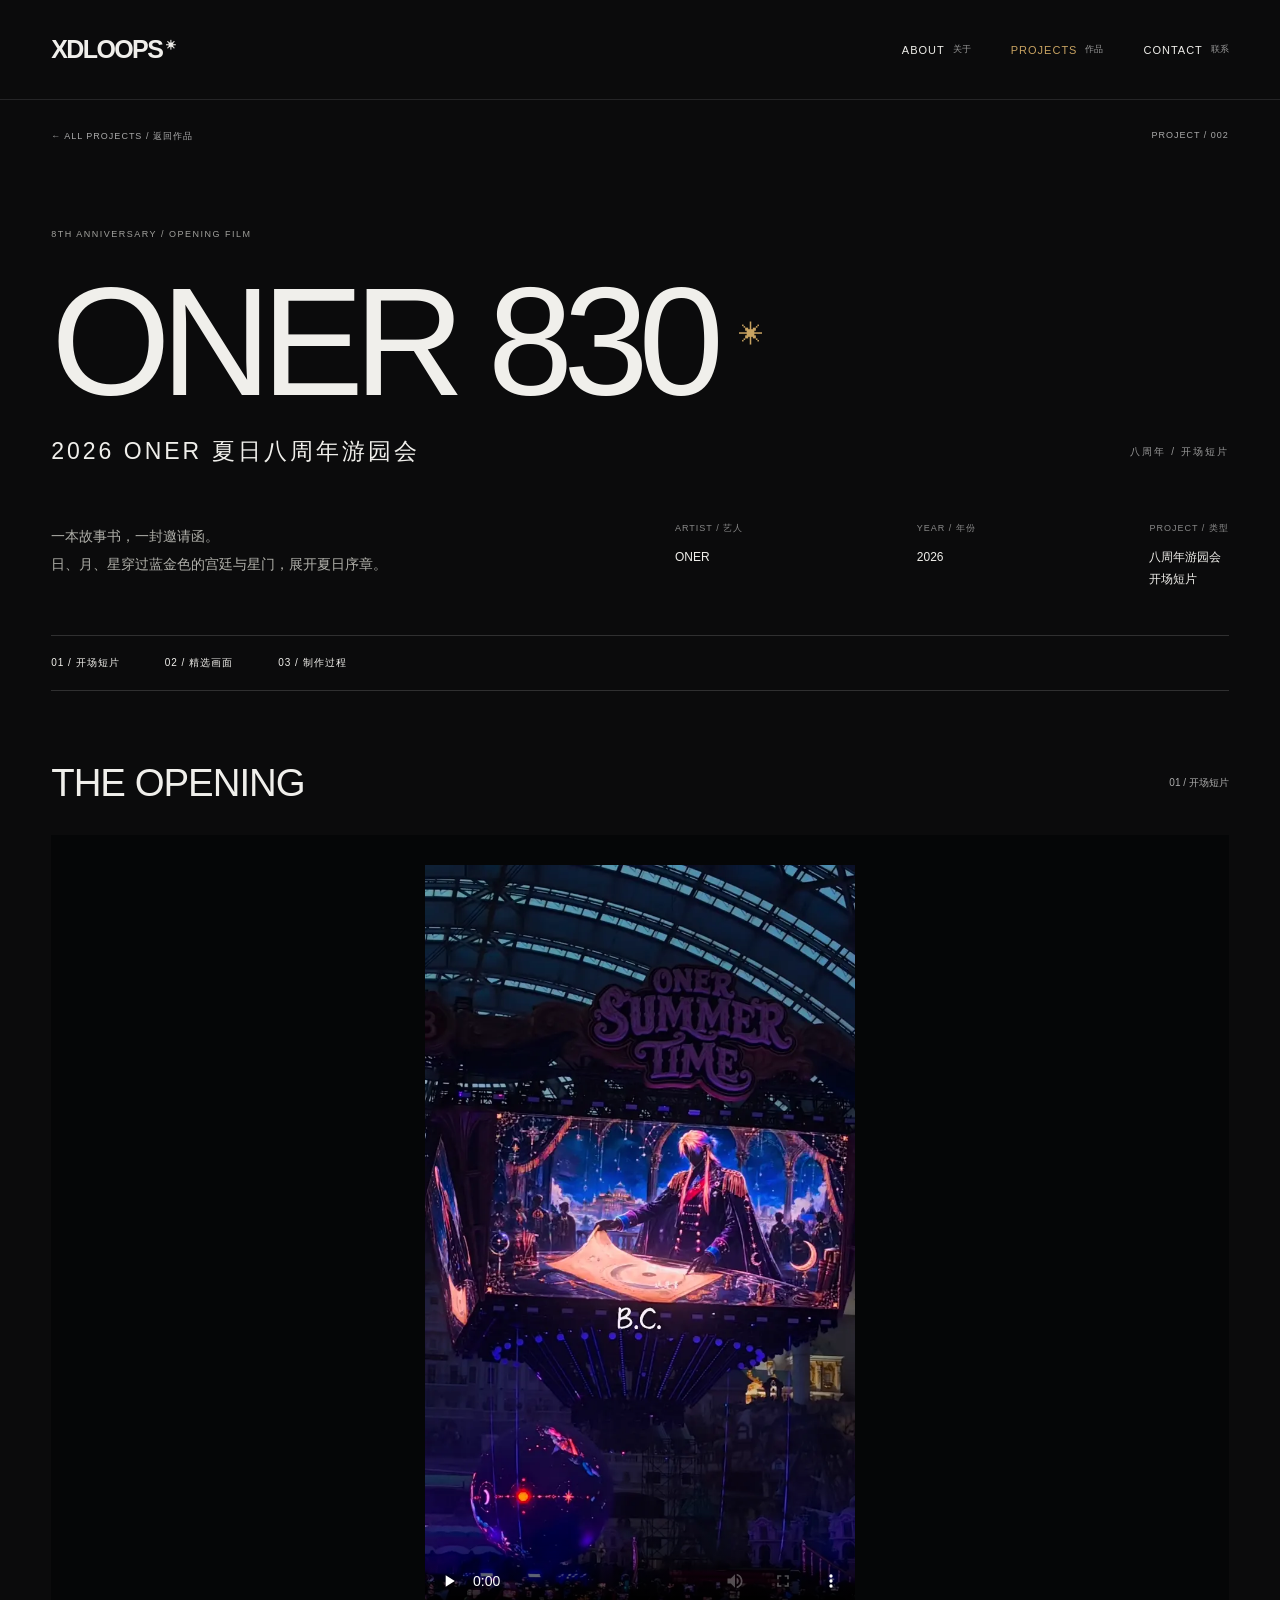
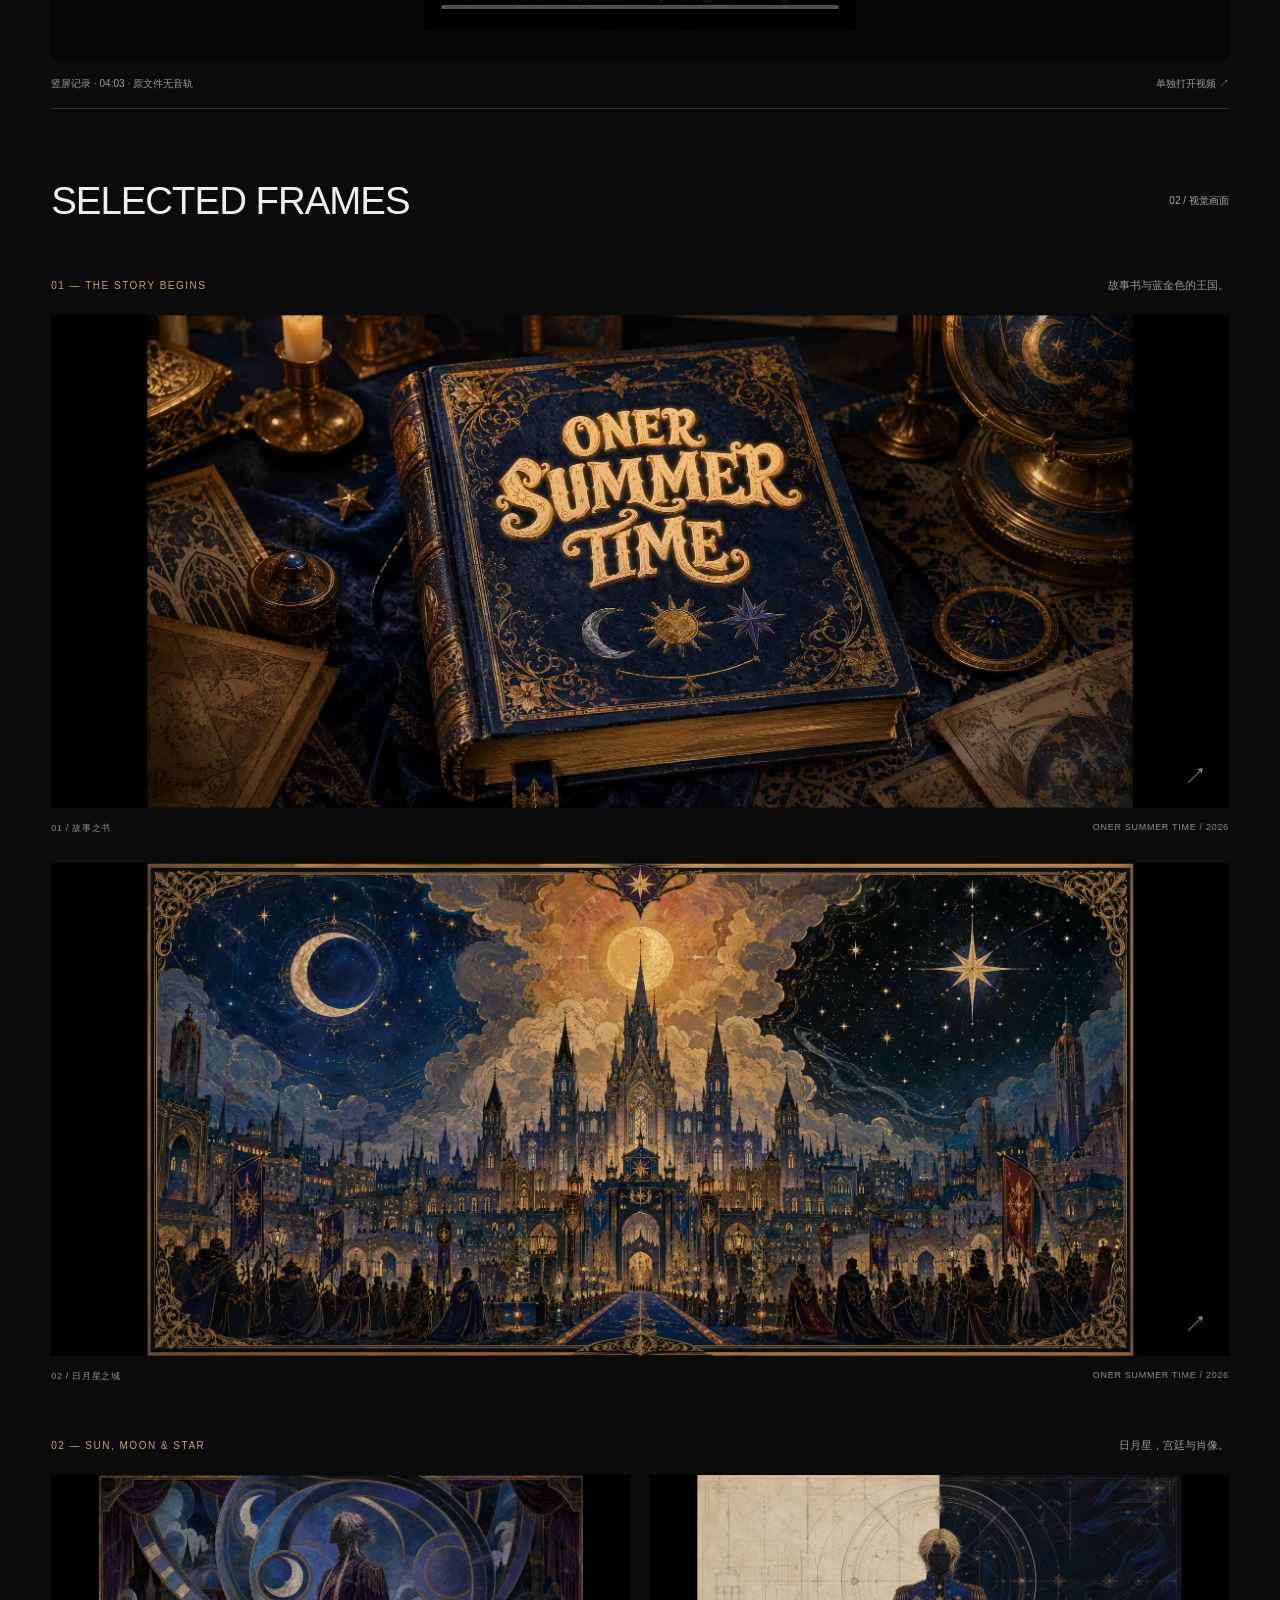
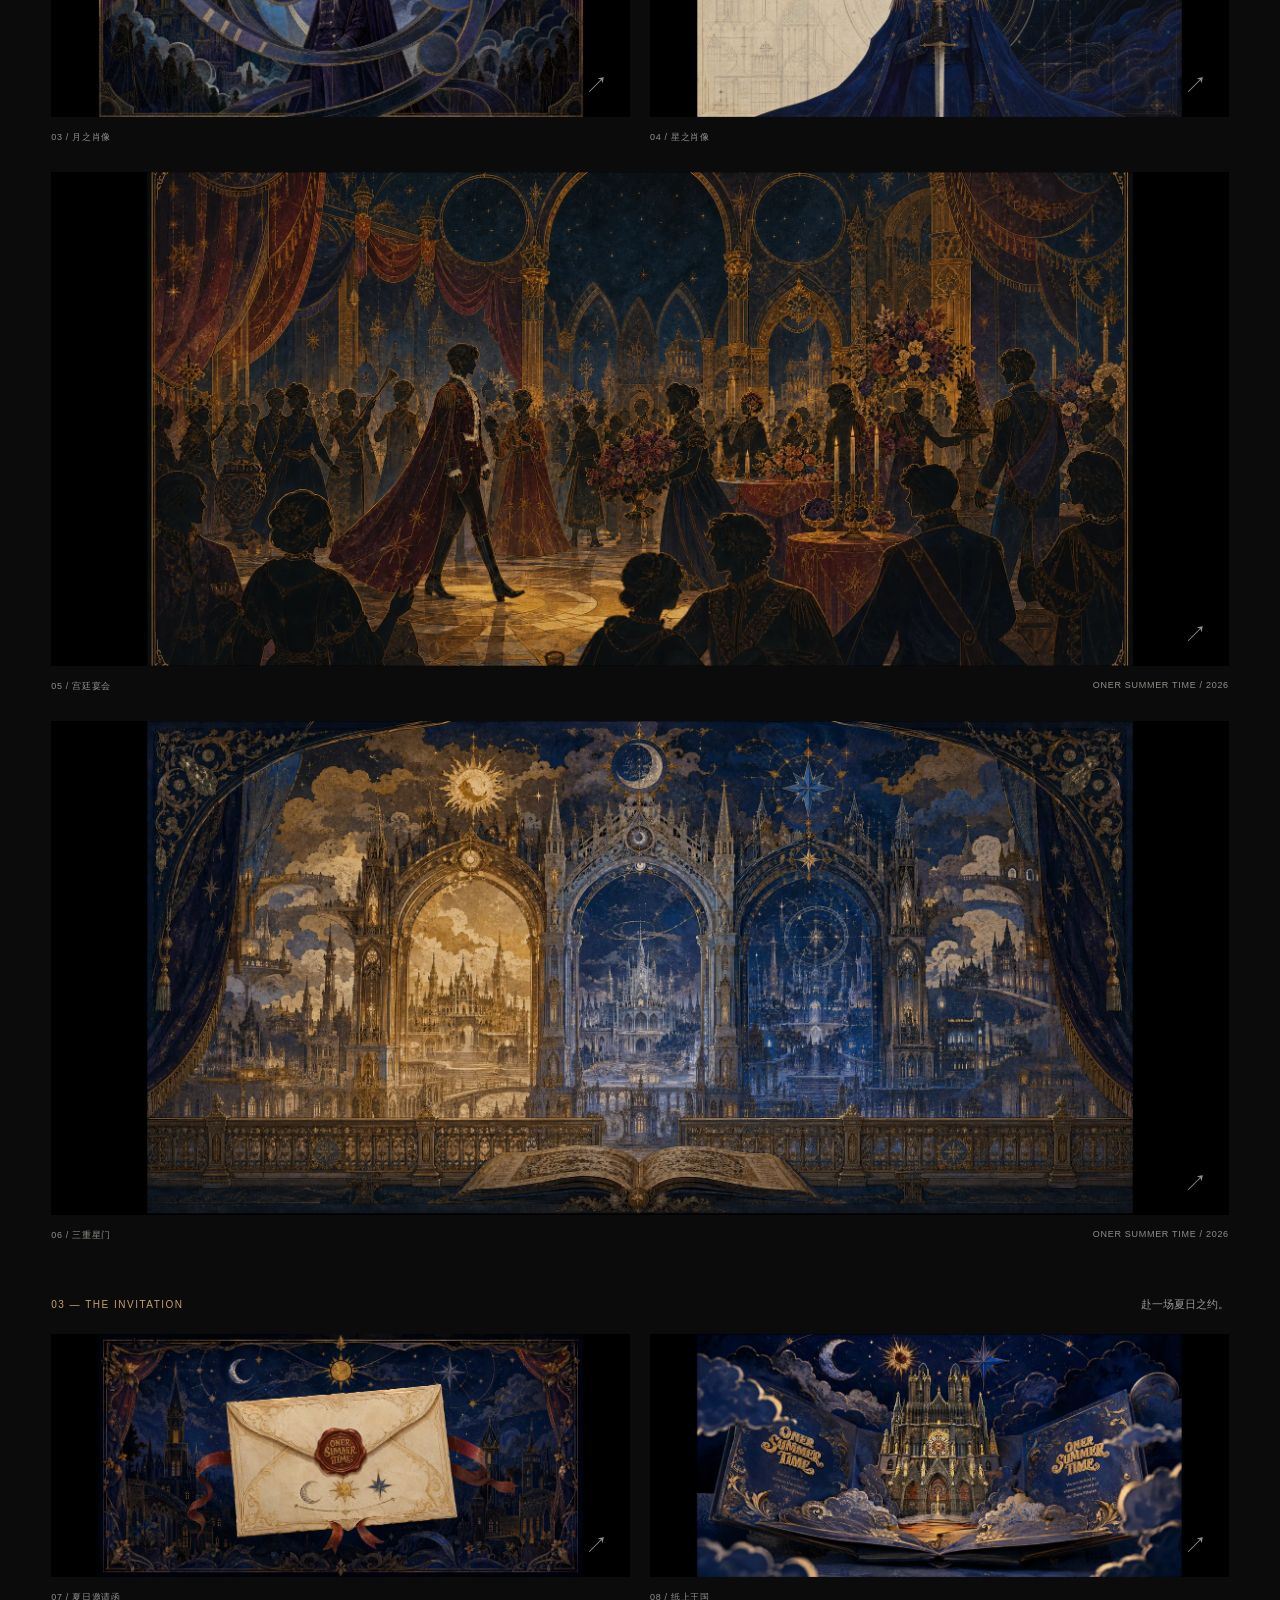
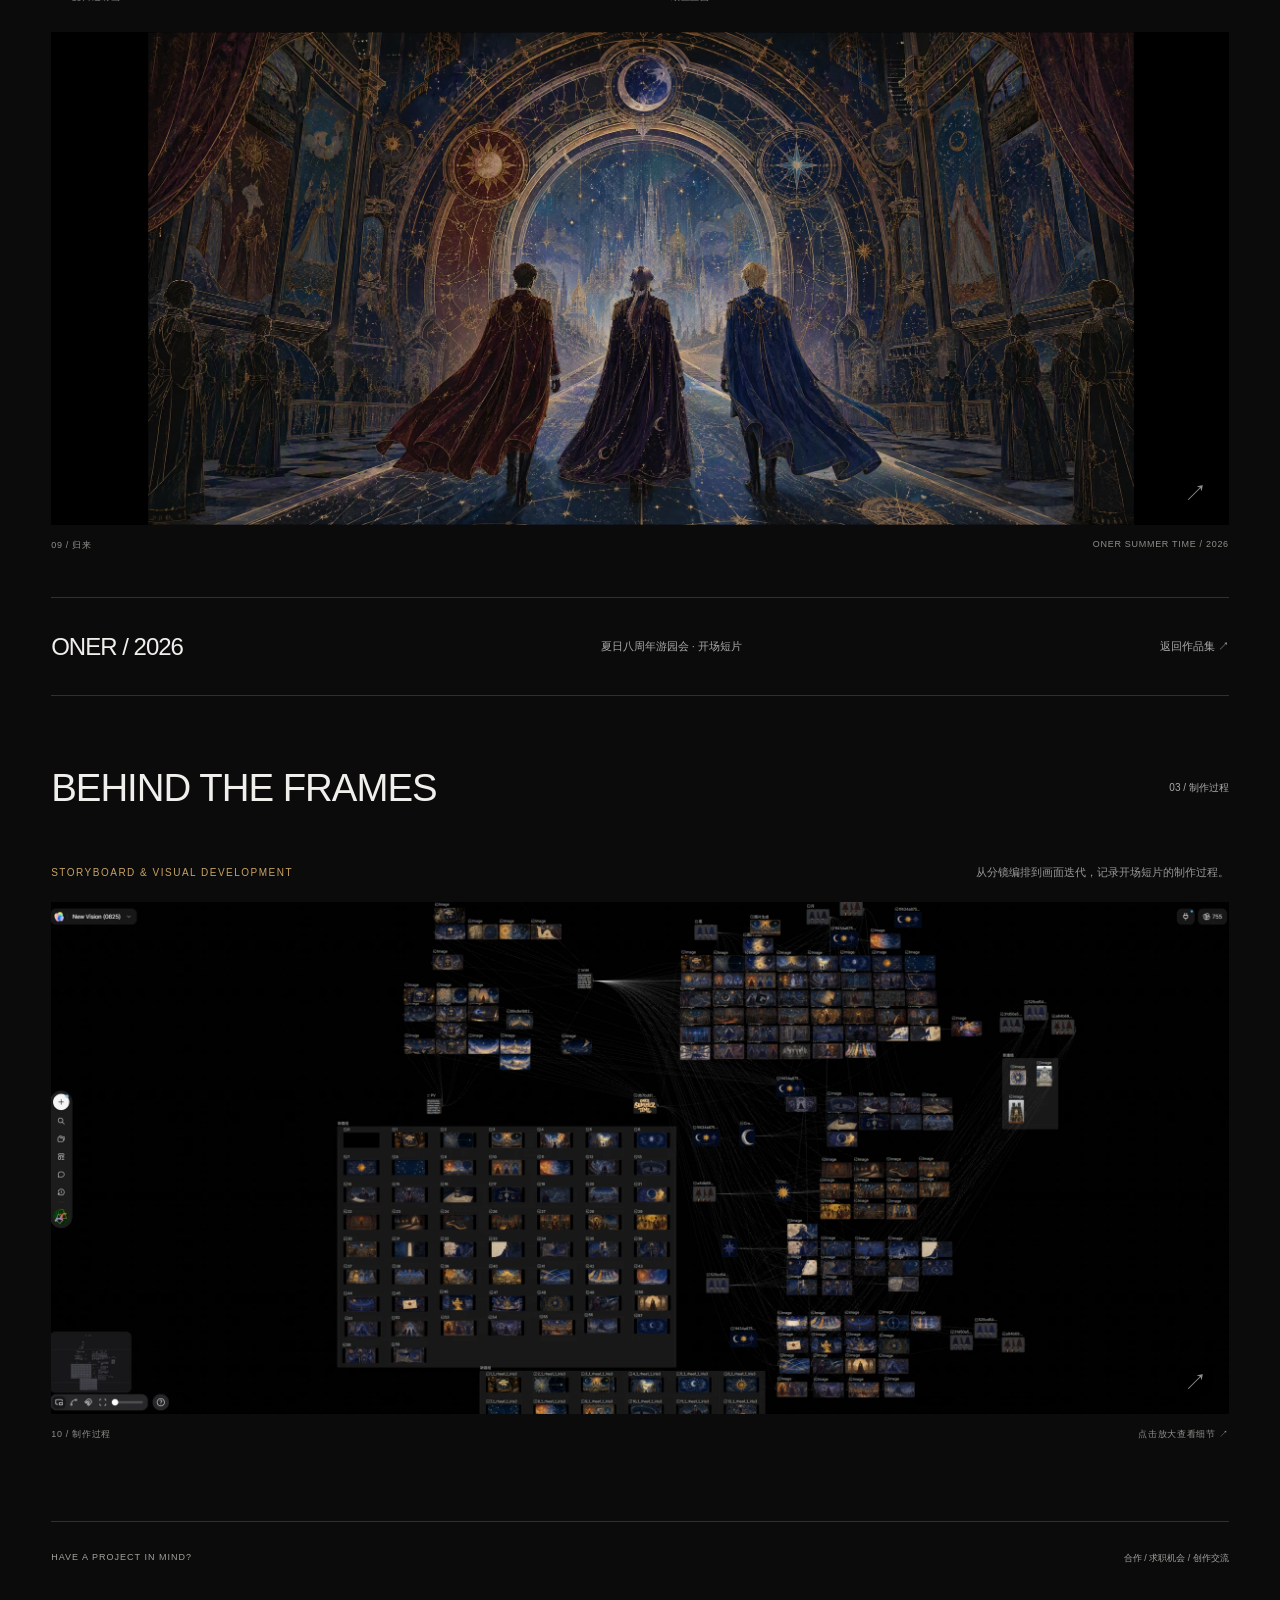
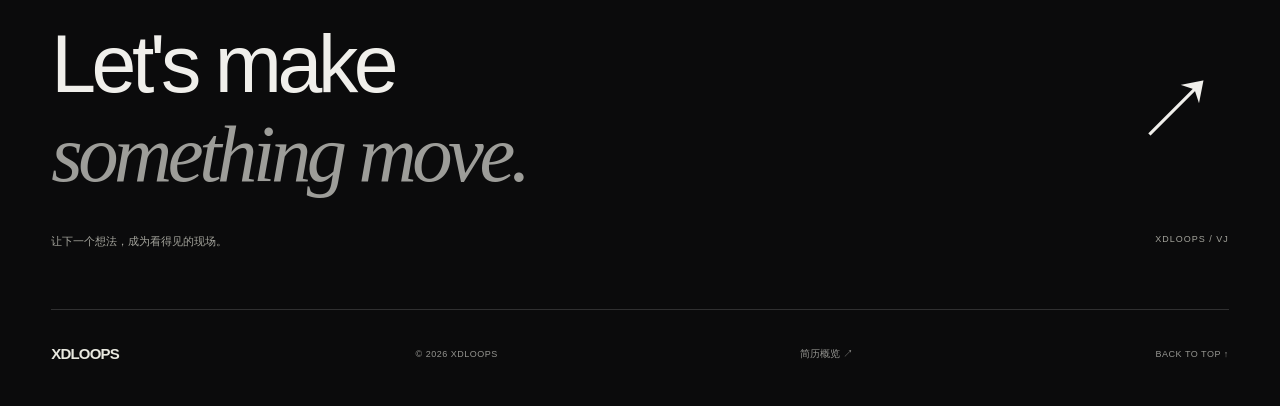
<file: oner-summer-2026.html>
<!doctype html><html lang="zh-CN"><head><meta charset="UTF-8"><meta name="viewport" content="width=device-width, initial-scale=1"><meta name="theme-color" content="#0b0b0c"><meta name="description" content="XDLOOPS — VJ。现场视觉、视觉实验与个人作品集。"><title>2026 ONER 夏日八周年游园会 · 开场短片 | XDLOOPS</title><link rel="icon" href="data:image/svg+xml,%3Csvg xmlns='http://www.w3.org/2000/svg' viewBox='0 0 64 64'%3E%3Crect width='64' height='64' fill='%230b0b0c'/%3E%3Ctext x='12' y='46' font-family='Arial' font-size='40' fill='white'%3EX%3C/text%3E%3C/svg%3E"><link rel="stylesheet" href="style.css"><script defer src="app.js"></script></head><body id="top" class="project-page oner-page summer-page"><a class="skip" href="#main">跳至内容</a><header class="site-header"><a href="index.html" class="brand" aria-label="XDLOOPS 首页">XDLOOPS<span>✳</span></a><nav aria-label="主导航"><a href="about.html">ABOUT<span>关于</span></a><a href="index.html#work" aria-current="page">PROJECTS<span>作品</span></a><a href="#contact">CONTACT<span>联系</span></a></nav></header><main id="main"><div class="back-bar"><a href="index.html#work">← ALL PROJECTS / 返回作品</a><span>PROJECT / 002</span></div><article class="oner-project"><header class="oner-intro"><span class="eyebrow">8TH ANNIVERSARY / OPENING FILM</span><h1>ONER 830<span class="oner-dot">✳</span></h1><div class="oner-subtitle"><h2>2026 ONER 夏日八周年游园会</h2><span>八周年 / 开场短片</span></div><div class="oner-overview"><p>一本故事书，一封邀请函。<br>日、月、星穿过蓝金色的宫廷与星门，展开夏日序章。</p><dl><div><dt>ARTIST / 艺人</dt><dd>ONER</dd></div><div><dt>YEAR / 年份</dt><dd>2026</dd></div><div><dt>PROJECT / 类型</dt><dd>八周年游园会<br>开场短片</dd></div></dl></div></header><nav class="oner-nav" aria-label="项目章节"><a href="#film">01 / 开场短片</a><a href="#frames">02 / 精选画面</a><a href="#process">03 / 制作过程</a></nav><section id="film" class="oner-section" aria-labelledby="film-title"><div class="oner-section-title"><h2 id="film-title">THE OPENING</h2><span>01 / 开场短片</span></div><div class="summer-film-wrap"><video id="project-film" controls playsinline preload="none" poster="assets-oner-summer-poster.webp" aria-label="ONER 830 八周年开场短片，竖屏记录，原文件无音轨"><source src="assets-oner-summer-opening.mp4" type="video/mp4">浏览器无法播放此视频，请使用下方链接打开。</video></div><div class="film-caption"><span>竖屏记录 · 04:03 · 原文件无音轨</span><a href="assets-oner-summer-opening.mp4" target="_blank" rel="noopener">单独打开视频 ↗</a></div></section><section id="frames" class="oner-section" aria-labelledby="frames-title"><div class="oner-section-title"><h2 id="frames-title">SELECTED FRAMES</h2><span>02 / 视觉画面</span></div><div class="frame-group-title"><span>01 — THE STORY BEGINS</span><p>故事书与蓝金色的王国。</p></div><figure class="oner-frame"><button class="image-trigger" data-gallery="book" data-title="故事之书" aria-label="放大故事之书"><img src="assets-oner-summer-book.webp" width="3442" height="1442" alt="故事之书 — ONER 830 八周年开场短片" loading="lazy" decoding="async"><span class="frame-expand" aria-hidden="true">↗</span></button><figcaption><span>01 / 故事之书</span><span>ONER SUMMER TIME / 2026</span></figcaption></figure><figure class="oner-frame"><button class="image-trigger" data-gallery="kingdom" data-title="日月星之城" aria-label="放大日月星之城"><img src="assets-oner-summer-kingdom.webp" width="3442" height="1442" alt="日月星之城 — ONER 830 八周年开场短片" loading="lazy" decoding="async"><span class="frame-expand" aria-hidden="true">↗</span></button><figcaption><span>02 / 日月星之城</span><span>ONER SUMMER TIME / 2026</span></figcaption></figure><div class="frame-group-title"><span>02 — SUN, MOON & STAR</span><p>日月星，宫廷与肖像。</p></div><div class="oner-pair"><figure class="oner-frame"><button class="image-trigger" data-gallery="moon" data-title="月之肖像" aria-label="放大月之肖像"><img src="assets-oner-summer-moon.webp" width="3442" height="1442" alt="月之肖像 — ONER 830 八周年开场短片" loading="lazy" decoding="async"><span class="frame-expand" aria-hidden="true">↗</span></button><figcaption><span>03 / 月之肖像</span><span>ONER SUMMER TIME / 2026</span></figcaption></figure><figure class="oner-frame"><button class="image-trigger" data-gallery="star" data-title="星之肖像" aria-label="放大星之肖像"><img src="assets-oner-summer-star.webp" width="3442" height="1442" alt="星之肖像 — ONER 830 八周年开场短片" loading="lazy" decoding="async"><span class="frame-expand" aria-hidden="true">↗</span></button><figcaption><span>04 / 星之肖像</span><span>ONER SUMMER TIME / 2026</span></figcaption></figure></div><figure class="oner-frame"><button class="image-trigger" data-gallery="banquet" data-title="宫廷宴会" aria-label="放大宫廷宴会"><img src="assets-oner-summer-banquet.webp" width="3442" height="1442" alt="宫廷宴会 — ONER 830 八周年开场短片" loading="lazy" decoding="async"><span class="frame-expand" aria-hidden="true">↗</span></button><figcaption><span>05 / 宫廷宴会</span><span>ONER SUMMER TIME / 2026</span></figcaption></figure><figure class="oner-frame"><button class="image-trigger" data-gallery="gates" data-title="三重星门" aria-label="放大三重星门"><img src="assets-oner-summer-gates.webp" width="3442" height="1446" alt="三重星门 — ONER 830 八周年开场短片" loading="lazy" decoding="async"><span class="frame-expand" aria-hidden="true">↗</span></button><figcaption><span>06 / 三重星门</span><span>ONER SUMMER TIME / 2026</span></figcaption></figure><div class="frame-group-title"><span>03 — THE INVITATION</span><p>赴一场夏日之约。</p></div><div class="oner-pair"><figure class="oner-frame"><button class="image-trigger" data-gallery="letter" data-title="夏日邀请函" aria-label="放大夏日邀请函"><img src="assets-oner-summer-letter.webp" width="3442" height="1442" alt="夏日邀请函 — ONER 830 八周年开场短片" loading="lazy" decoding="async"><span class="frame-expand" aria-hidden="true">↗</span></button><figcaption><span>07 / 夏日邀请函</span><span>ONER SUMMER TIME / 2026</span></figcaption></figure><figure class="oner-frame"><button class="image-trigger" data-gallery="popup" data-title="纸上王国" aria-label="放大纸上王国"><img src="assets-oner-summer-popup.webp" width="3442" height="1444" alt="纸上王国 — ONER 830 八周年开场短片" loading="lazy" decoding="async"><span class="frame-expand" aria-hidden="true">↗</span></button><figcaption><span>08 / 纸上王国</span><span>ONER SUMMER TIME / 2026</span></figcaption></figure></div><figure class="oner-frame"><button class="image-trigger" data-gallery="return" data-title="归来" aria-label="放大归来"><img src="assets-oner-summer-return.webp" width="3442" height="1442" alt="归来 — ONER 830 八周年开场短片" loading="lazy" decoding="async"><span class="frame-expand" aria-hidden="true">↗</span></button><figcaption><span>09 / 归来</span><span>ONER SUMMER TIME / 2026</span></figcaption></figure><div class="oner-credit"><span>ONER / 2026</span><p>夏日八周年游园会 · 开场短片</p><a href="index.html#work">返回作品集 ↗</a></div></section><section id="process" class="oner-section" aria-labelledby="process-title"><div class="oner-section-title"><h2 id="process-title">BEHIND THE FRAMES</h2><span>03 / 制作过程</span></div><div class="frame-group-title"><span>STORYBOARD & VISUAL DEVELOPMENT</span><p>从分镜编排到画面迭代，记录开场短片的制作过程。</p></div><figure class="oner-frame"><button class="image-trigger" data-gallery="process" data-title="制作过程 · 分镜与画面迭代" aria-label="放大制作过程"><img src="assets-oner-summer-process.webp" width="2909" height="1265" alt="ONER 夏日八周年游园会开场短片制作流程图，展示分镜排列、画面版本与节点连接" loading="lazy" decoding="async"><span class="frame-expand" aria-hidden="true">↗</span></button><figcaption><span>10 / 制作过程</span><span>点击放大查看细节 ↗</span></figcaption></figure></section></article><section id="contact" class="contact-panel" aria-labelledby="contact-title"><div class="contact-label"><span>HAVE A PROJECT IN MIND?</span><span>合作 / 求职机会 / 创作交流</span></div><div class="contact-main"><h2 id="contact-title">Let's make<br><em>something move.</em></h2><button id="contact-button" class="contact-trigger" aria-label="联系 XDLOOPS">↗</button></div><div class="contact-info"><p>让下一个想法，成为看得见的现场。</p><span>XDLOOPS / VJ</span></div><p id="contact-message" role="status" hidden>联系方式待补充。提供邮箱或社交主页后，这里将显示正式联系入口。</p></section></main><footer class="site-footer"><a href="index.html">XDLOOPS</a><span>© <span id="year">2026</span> XDLOOPS</span><button data-resume>简历概览 ↗</button><a href="#top">BACK TO TOP ↑</a></footer><dialog id="image-dialog" class="image-lightbox" data-asset-root="assets/oner-summer" aria-labelledby="image-title"><div class="lightbox-bar"><h2 id="image-title">项目画面</h2><span id="image-count" aria-live="polite"></span><button id="image-zoom" aria-pressed="false">放大细节 ＋</button><button class="close" aria-label="关闭图片">×</button></div><div class="lightbox-stage"><img id="lightbox-image" src="assets-oner-summer-book-full.webp" alt=""></div><div class="lightbox-bottom"><button id="image-prev" aria-label="上一张">← 上一张</button><span>ONER / SUMMER TIME 2026</span><button id="image-next" aria-label="下一张">下一张 →</button></div></dialog><dialog id="resume-dialog" aria-labelledby="resume-title"><button class="close" aria-label="关闭简历">×</button><span class="eyebrow">PROFILE / 简历概览</span><h2 id="resume-title">XDLOOPS <small>VJ</small></h2><p>个人作品集 · 求职资料</p><dl class="resume-details"><div><dt>职业方向</dt><dd>VJ / 现场视觉</dd></div><div><dt>个人简介</dt><dd>待补充</dd></div><div><dt>项目与工作经历</dt><dd>ONER 男团演唱会开场<br>AI 影像制作、动画制作</dd></div><div><dt>技能与创作工具</dt><dd>待补充</dd></div><div><dt>联系方式</dt><dd>待补充</dd></div></dl><p class="dialog-note">已收录 ONER 演唱会开场项目。更多经历与联系方式可继续补充。</p><button id="download-resume" class="dark-button">下载资料模板（TXT） <span>↓</span></button></dialog>
</body></html>
</file>
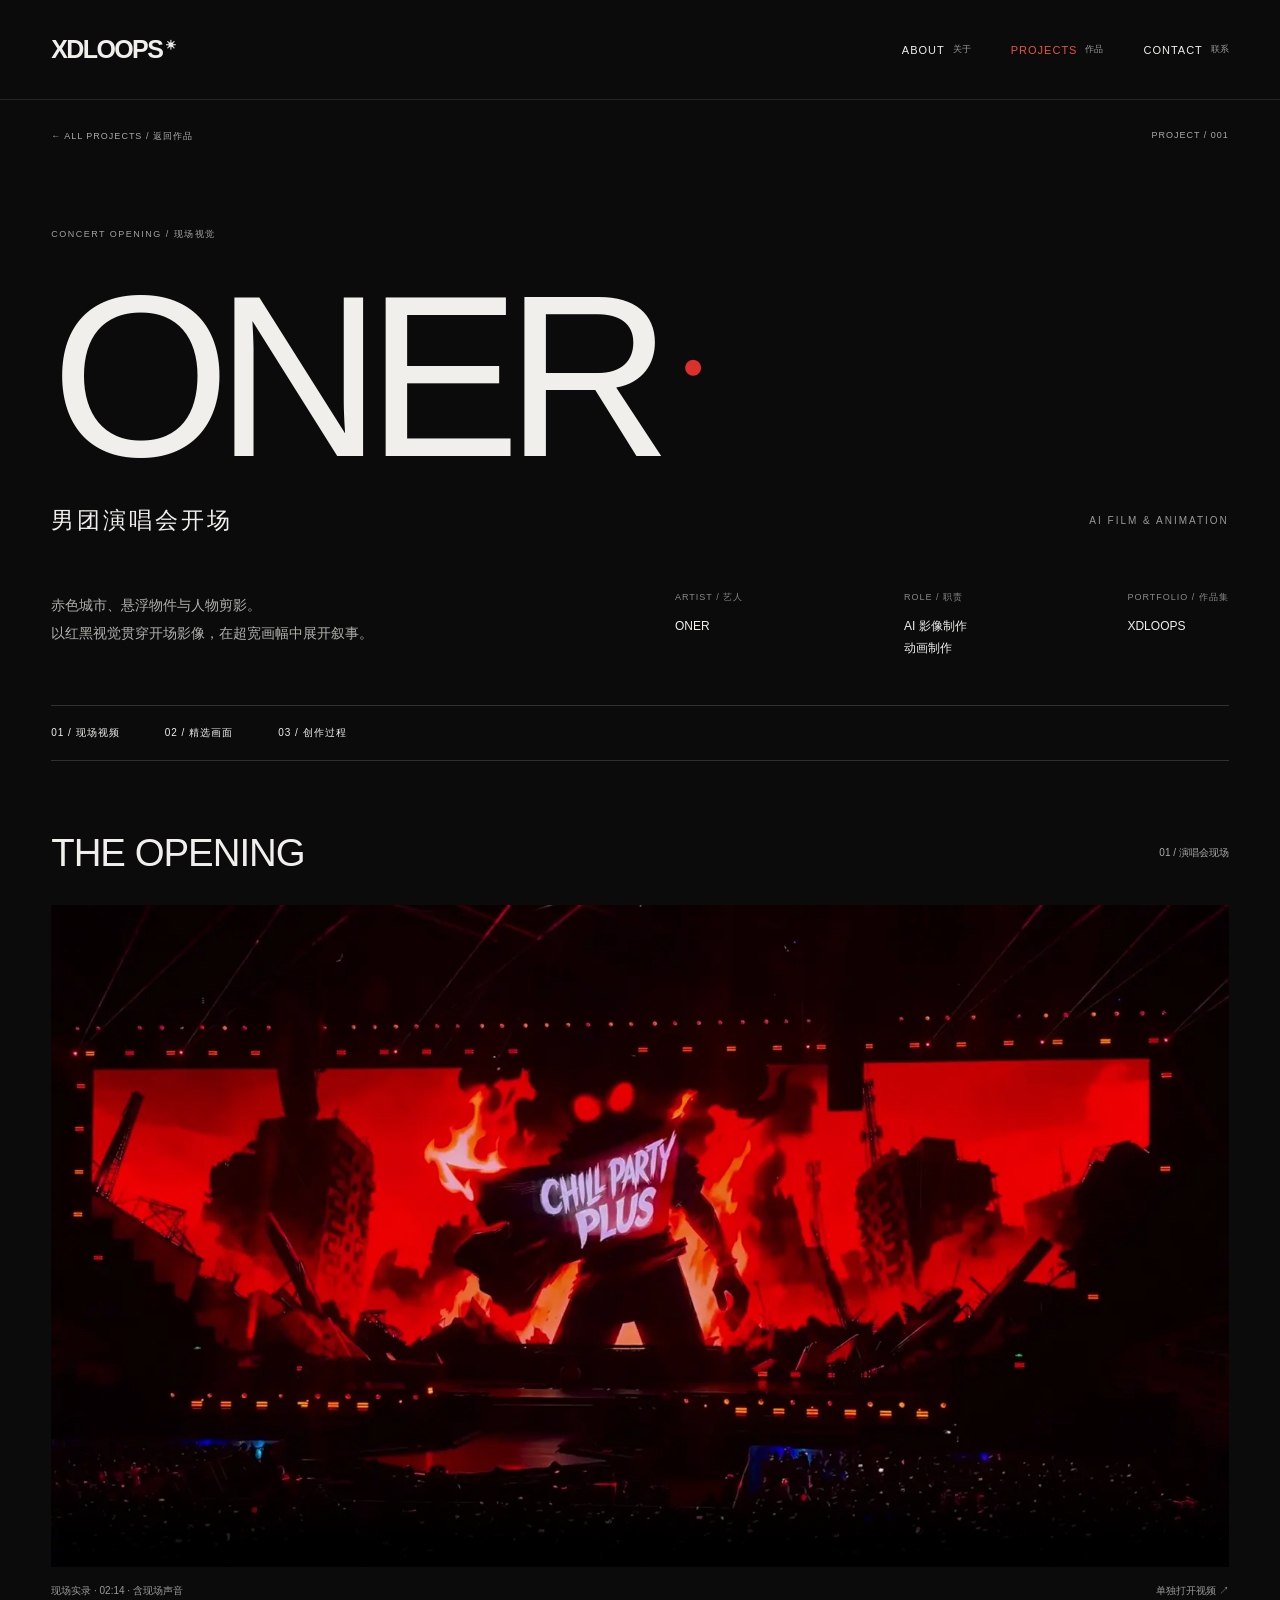
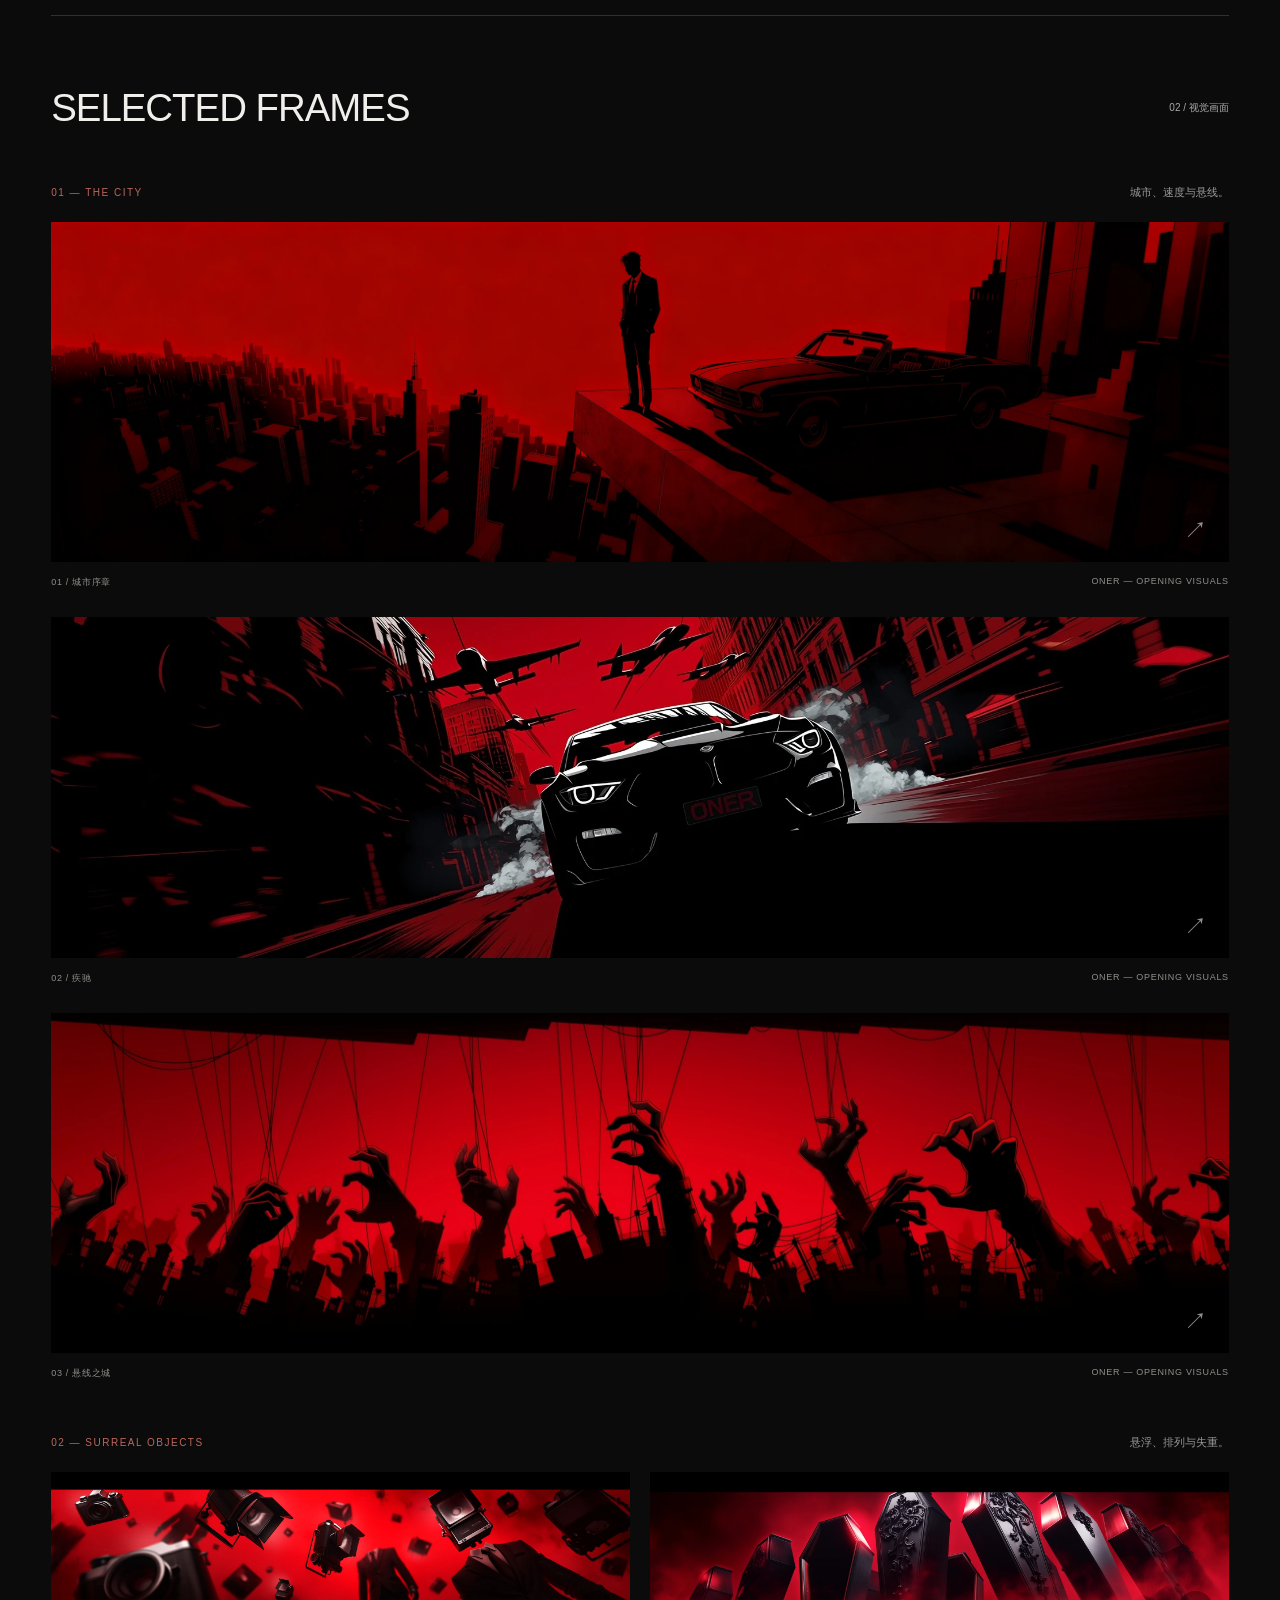
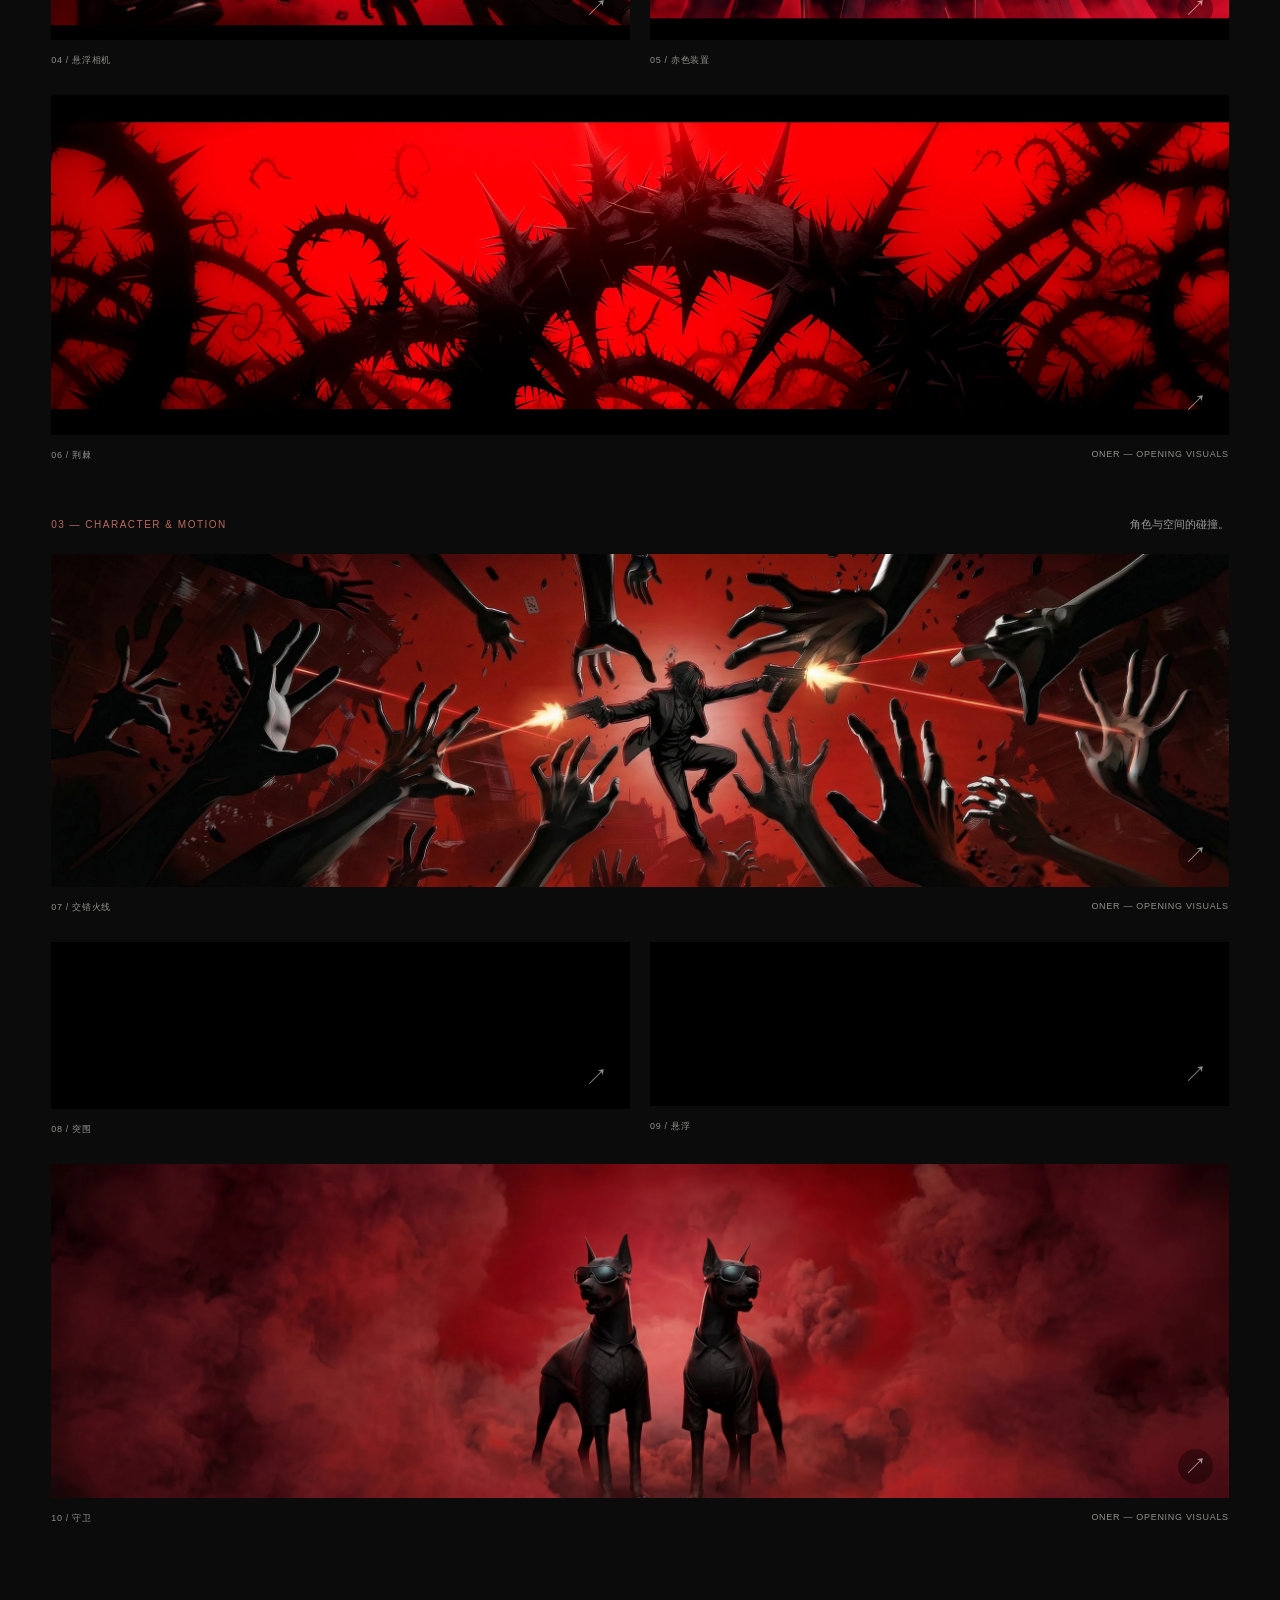
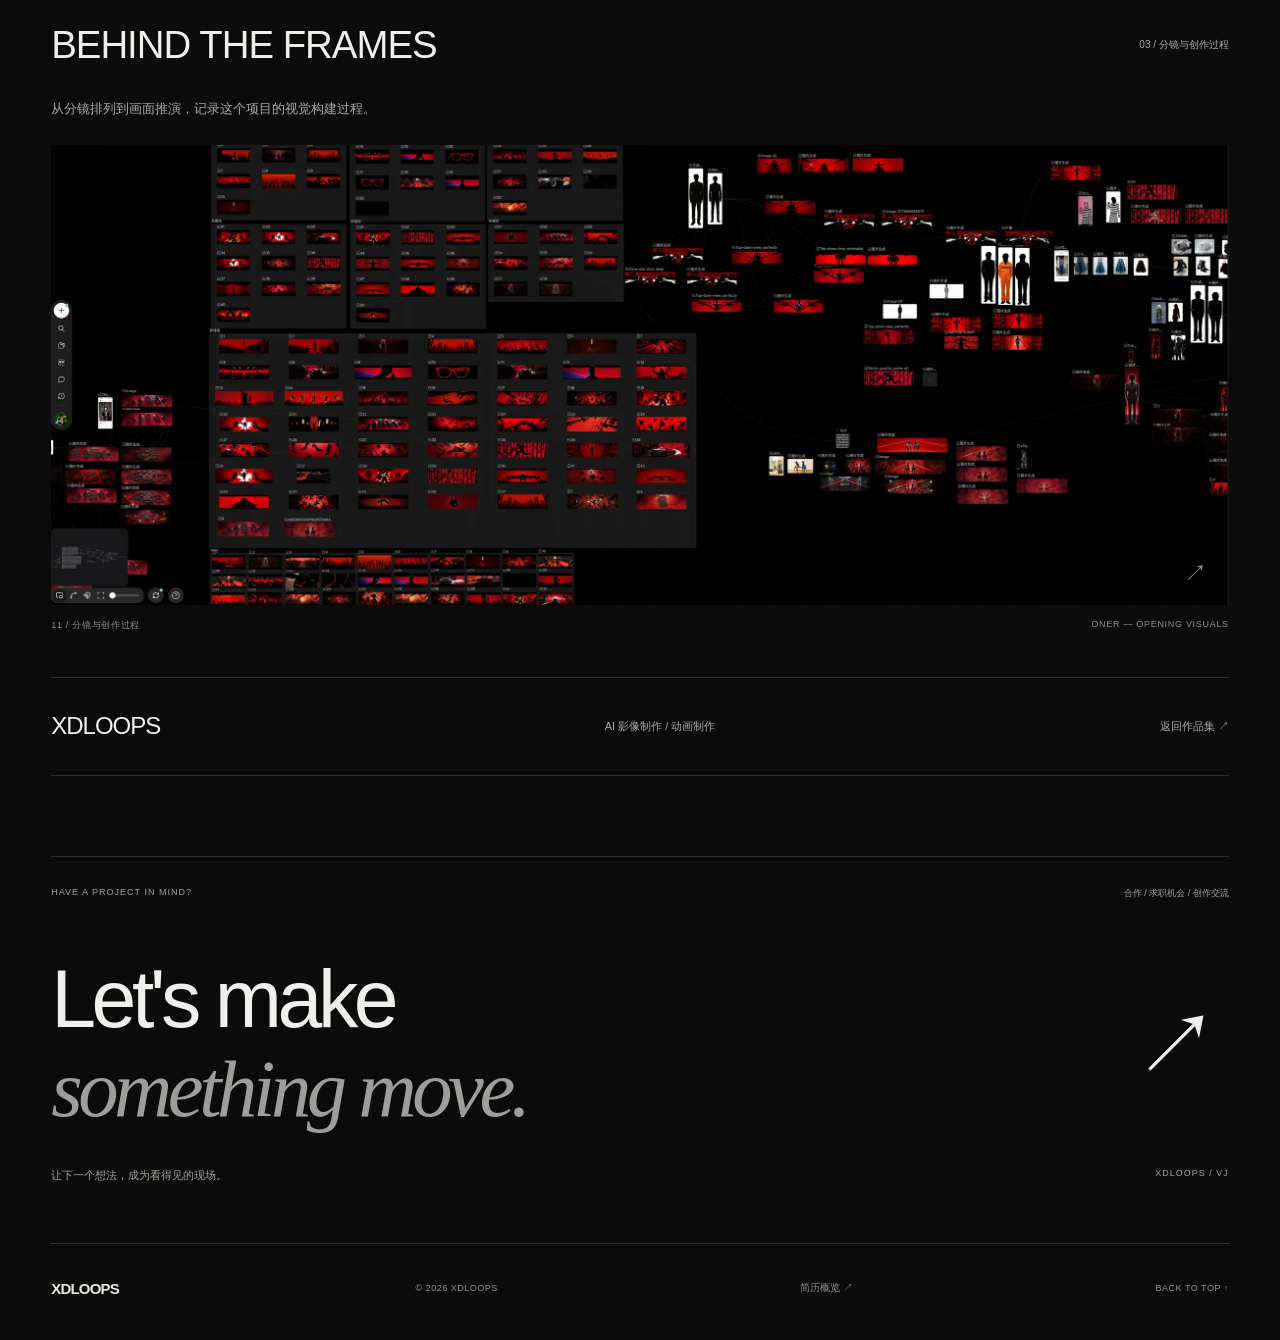
<file: oner.html>
<!doctype html><html lang="zh-CN"><head><meta charset="UTF-8"><meta name="viewport" content="width=device-width, initial-scale=1"><meta name="theme-color" content="#0b0b0c"><meta name="description" content="XDLOOPS — VJ。现场视觉、视觉实验与个人作品集。"><title>ONER · 演唱会开场 | XDLOOPS</title><link rel="icon" href="data:image/svg+xml,%3Csvg xmlns='http://www.w3.org/2000/svg' viewBox='0 0 64 64'%3E%3Crect width='64' height='64' fill='%230b0b0c'/%3E%3Ctext x='12' y='46' font-family='Arial' font-size='40' fill='white'%3EX%3C/text%3E%3C/svg%3E"><link rel="stylesheet" href="style.css"><script defer src="app.js"></script></head><body id="top" class="project-page oner-page"><a class="skip" href="#main">跳至内容</a><header class="site-header"><a href="index.html" class="brand" aria-label="XDLOOPS 首页">XDLOOPS<span>✳</span></a><nav aria-label="主导航"><a href="about.html">ABOUT<span>关于</span></a><a href="index.html#work" aria-current="page">PROJECTS<span>作品</span></a><a href="#contact">CONTACT<span>联系</span></a></nav></header><main id="main"><div class="back-bar"><a href="index.html#work">← ALL PROJECTS / 返回作品</a><span>PROJECT / 001</span></div><article class="oner-project"><header class="oner-intro"><span class="eyebrow">CONCERT OPENING / 现场视觉</span><h1>ONER<span class="oner-dot">●</span></h1><div class="oner-subtitle"><h2>男团演唱会开场</h2><span>AI FILM & ANIMATION</span></div><div class="oner-overview"><p>赤色城市、悬浮物件与人物剪影。<br>以红黑视觉贯穿开场影像，在超宽画幅中展开叙事。</p><dl><div><dt>ARTIST / 艺人</dt><dd>ONER</dd></div><div><dt>ROLE / 职责</dt><dd>AI 影像制作<br>动画制作</dd></div><div><dt>PORTFOLIO / 作品集</dt><dd>XDLOOPS</dd></div></dl></div></header><nav class="oner-nav" aria-label="项目章节"><a href="#film">01 / 现场视频</a><a href="#frames">02 / 精选画面</a><a href="#process">03 / 创作过程</a></nav><section id="film" class="oner-section" aria-labelledby="film-title"><div class="oner-section-title"><h2 id="film-title">THE OPENING</h2><span>01 / 演唱会现场</span></div><video id="project-film" controls playsinline preload="none" poster="assets-oner-live-poster.webp" aria-label="ONER 男团演唱会开场现场视频"><source src="assets-oner-oner-opening.mp4" type="video/mp4">浏览器无法播放此视频，请使用下方链接打开。</video><div class="film-caption"><span>现场实录 · 02:14 · 含现场声音</span><a href="assets-oner-oner-opening.mp4" target="_blank" rel="noopener">单独打开视频 ↗</a></div></section><section id="frames" class="oner-section" aria-labelledby="frames-title"><div class="oner-section-title"><h2 id="frames-title">SELECTED FRAMES</h2><span>02 / 视觉画面</span></div><div class="frame-group-title"><span>01 — THE CITY</span><p>城市、速度与悬线。</p></div><figure class="oner-frame"><button class="image-trigger" data-gallery="city" data-title="城市序章" aria-label="放大城市序章"><img src="assets-oner-city.webp" width="7617" height="2203" alt="城市序章 — ONER 演唱会开场项目画面" loading="lazy" decoding="async"><span class="frame-expand" aria-hidden="true">↗</span></button><figcaption><span>01 / 城市序章</span><span>ONER — OPENING VISUALS</span></figcaption></figure><figure class="oner-frame"><button class="image-trigger" data-gallery="chase" data-title="疾驰" aria-label="放大疾驰"><img src="assets-oner-chase.webp" width="2048" height="592" alt="疾驰 — ONER 演唱会开场项目画面" loading="lazy" decoding="async"><span class="frame-expand" aria-hidden="true">↗</span></button><figcaption><span>02 / 疾驰</span><span>ONER — OPENING VISUALS</span></figcaption></figure><figure class="oner-frame"><button class="image-trigger" data-gallery="hands" data-title="悬线之城" aria-label="放大悬线之城"><img src="assets-oner-hands.webp" width="4096" height="1184" alt="悬线之城 — ONER 演唱会开场项目画面" loading="lazy" decoding="async"><span class="frame-expand" aria-hidden="true">↗</span></button><figcaption><span>03 / 悬线之城</span><span>ONER — OPENING VISUALS</span></figcaption></figure><div class="frame-group-title"><span>02 — SURREAL OBJECTS</span><p>悬浮、排列与失重。</p></div><div class="oner-pair"><figure class="oner-frame"><button class="image-trigger" data-gallery="cameras" data-title="悬浮相机" aria-label="放大悬浮相机"><img src="assets-oner-cameras.webp" width="2048" height="592" alt="悬浮相机 — ONER 演唱会开场项目画面" loading="lazy" decoding="async"><span class="frame-expand" aria-hidden="true">↗</span></button><figcaption><span>04 / 悬浮相机</span><span>ONER — OPENING VISUALS</span></figcaption></figure><figure class="oner-frame"><button class="image-trigger" data-gallery="coffins" data-title="赤色装置" aria-label="放大赤色装置"><img src="assets-oner-coffins.webp" width="2048" height="592" alt="赤色装置 — ONER 演唱会开场项目画面" loading="lazy" decoding="async"><span class="frame-expand" aria-hidden="true">↗</span></button><figcaption><span>05 / 赤色装置</span><span>ONER — OPENING VISUALS</span></figcaption></figure></div><figure class="oner-frame"><button class="image-trigger" data-gallery="thorns" data-title="荆棘" aria-label="放大荆棘"><img src="assets-oner-thorns.webp" width="2048" height="592" alt="荆棘 — ONER 演唱会开场项目画面" loading="lazy" decoding="async"><span class="frame-expand" aria-hidden="true">↗</span></button><figcaption><span>06 / 荆棘</span><span>ONER — OPENING VISUALS</span></figcaption></figure><div class="frame-group-title"><span>03 — CHARACTER & MOTION</span><p>角色与空间的碰撞。</p></div><figure class="oner-frame"><button class="image-trigger" data-gallery="crossfire" data-title="交错火线" aria-label="放大交错火线"><img src="assets-oner-crossfire.webp" width="3852" height="1088" alt="交错火线 — ONER 演唱会开场项目画面" loading="lazy" decoding="async"><span class="frame-expand" aria-hidden="true">↗</span></button><figcaption><span>07 / 交错火线</span><span>ONER — OPENING VISUALS</span></figcaption></figure><div class="oner-pair"><figure class="oner-frame"><button class="image-trigger" data-gallery="action" data-title="突围" aria-label="放大突围"><img src="assets-oner-action.webp" width="1881" height="544" alt="突围 — ONER 演唱会开场项目画面" loading="lazy" decoding="async"><span class="frame-expand" aria-hidden="true">↗</span></button><figcaption><span>08 / 突围</span><span>ONER — OPENING VISUALS</span></figcaption></figure><figure class="oner-frame"><button class="image-trigger" data-gallery="suspended" data-title="悬浮" aria-label="放大悬浮"><img src="assets-oner-suspended.webp" width="7695" height="2180" alt="悬浮 — ONER 演唱会开场项目画面" loading="lazy" decoding="async"><span class="frame-expand" aria-hidden="true">↗</span></button><figcaption><span>09 / 悬浮</span><span>ONER — OPENING VISUALS</span></figcaption></figure></div><figure class="oner-frame"><button class="image-trigger" data-gallery="dogs" data-title="守卫" aria-label="放大守卫"><img src="assets-oner-dogs.webp" width="7680" height="2176" alt="守卫 — ONER 演唱会开场项目画面" loading="lazy" decoding="async"><span class="frame-expand" aria-hidden="true">↗</span></button><figcaption><span>10 / 守卫</span><span>ONER — OPENING VISUALS</span></figcaption></figure></section><section id="process" class="oner-section" aria-labelledby="process-title"><div class="oner-section-title"><h2 id="process-title">BEHIND THE FRAMES</h2><span>03 / 分镜与创作过程</span></div><p class="process-intro">从分镜排列到画面推演，记录这个项目的视觉构建过程。</p><figure class="oner-frame"><button class="image-trigger" data-gallery="process" data-title="分镜与创作过程" aria-label="放大分镜与创作过程"><img src="assets-oner-process.webp" width="3069" height="1198" alt="分镜与创作过程 — ONER 演唱会开场项目画面" loading="lazy" decoding="async"><span class="frame-expand" aria-hidden="true">↗</span></button><figcaption><span>11 / 分镜与创作过程</span><span>ONER — OPENING VISUALS</span></figcaption></figure><div class="oner-credit"><span>XDLOOPS</span><p>AI 影像制作 / 动画制作</p><a href="index.html#work">返回作品集 ↗</a></div></section></article><section id="contact" class="contact-panel" aria-labelledby="contact-title"><div class="contact-label"><span>HAVE A PROJECT IN MIND?</span><span>合作 / 求职机会 / 创作交流</span></div><div class="contact-main"><h2 id="contact-title">Let's make<br><em>something move.</em></h2><button id="contact-button" class="contact-trigger" aria-label="联系 XDLOOPS">↗</button></div><div class="contact-info"><p>让下一个想法，成为看得见的现场。</p><span>XDLOOPS / VJ</span></div><p id="contact-message" role="status" hidden>联系方式待补充。提供邮箱或社交主页后，这里将显示正式联系入口。</p></section></main><footer class="site-footer"><a href="index.html">XDLOOPS</a><span>© <span id="year">2026</span> XDLOOPS</span><button data-resume>简历概览 ↗</button><a href="#top">BACK TO TOP ↑</a></footer><dialog id="image-dialog" class="image-lightbox" aria-labelledby="image-title"><div class="lightbox-bar"><h2 id="image-title">项目画面</h2><span id="image-count" aria-live="polite"></span><button id="image-zoom" aria-pressed="false">放大细节 ＋</button><button class="close" aria-label="关闭图片">×</button></div><div class="lightbox-stage"><img id="lightbox-image" src="assets-oner-city-full.webp" alt=""></div><div class="lightbox-bottom"><button id="image-prev" aria-label="上一张">← 上一张</button><span>ONER / CONCERT OPENING</span><button id="image-next" aria-label="下一张">下一张 →</button></div></dialog><dialog id="resume-dialog" aria-labelledby="resume-title"><button class="close" aria-label="关闭简历">×</button><span class="eyebrow">PROFILE / 简历概览</span><h2 id="resume-title">XDLOOPS <small>VJ</small></h2><p>个人作品集 · 求职资料</p><dl class="resume-details"><div><dt>职业方向</dt><dd>VJ / 现场视觉</dd></div><div><dt>个人简介</dt><dd>待补充</dd></div><div><dt>项目与工作经历</dt><dd>ONER 男团演唱会开场<br>AI 影像制作、动画制作</dd></div><div><dt>技能与创作工具</dt><dd>待补充</dd></div><div><dt>联系方式</dt><dd>待补充</dd></div></dl><p class="dialog-note">已收录 ONER 演唱会开场项目。更多经历与联系方式可继续补充。</p><button id="download-resume" class="dark-button">下载资料模板（TXT） <span>↓</span></button></dialog>
</body></html>
</file>
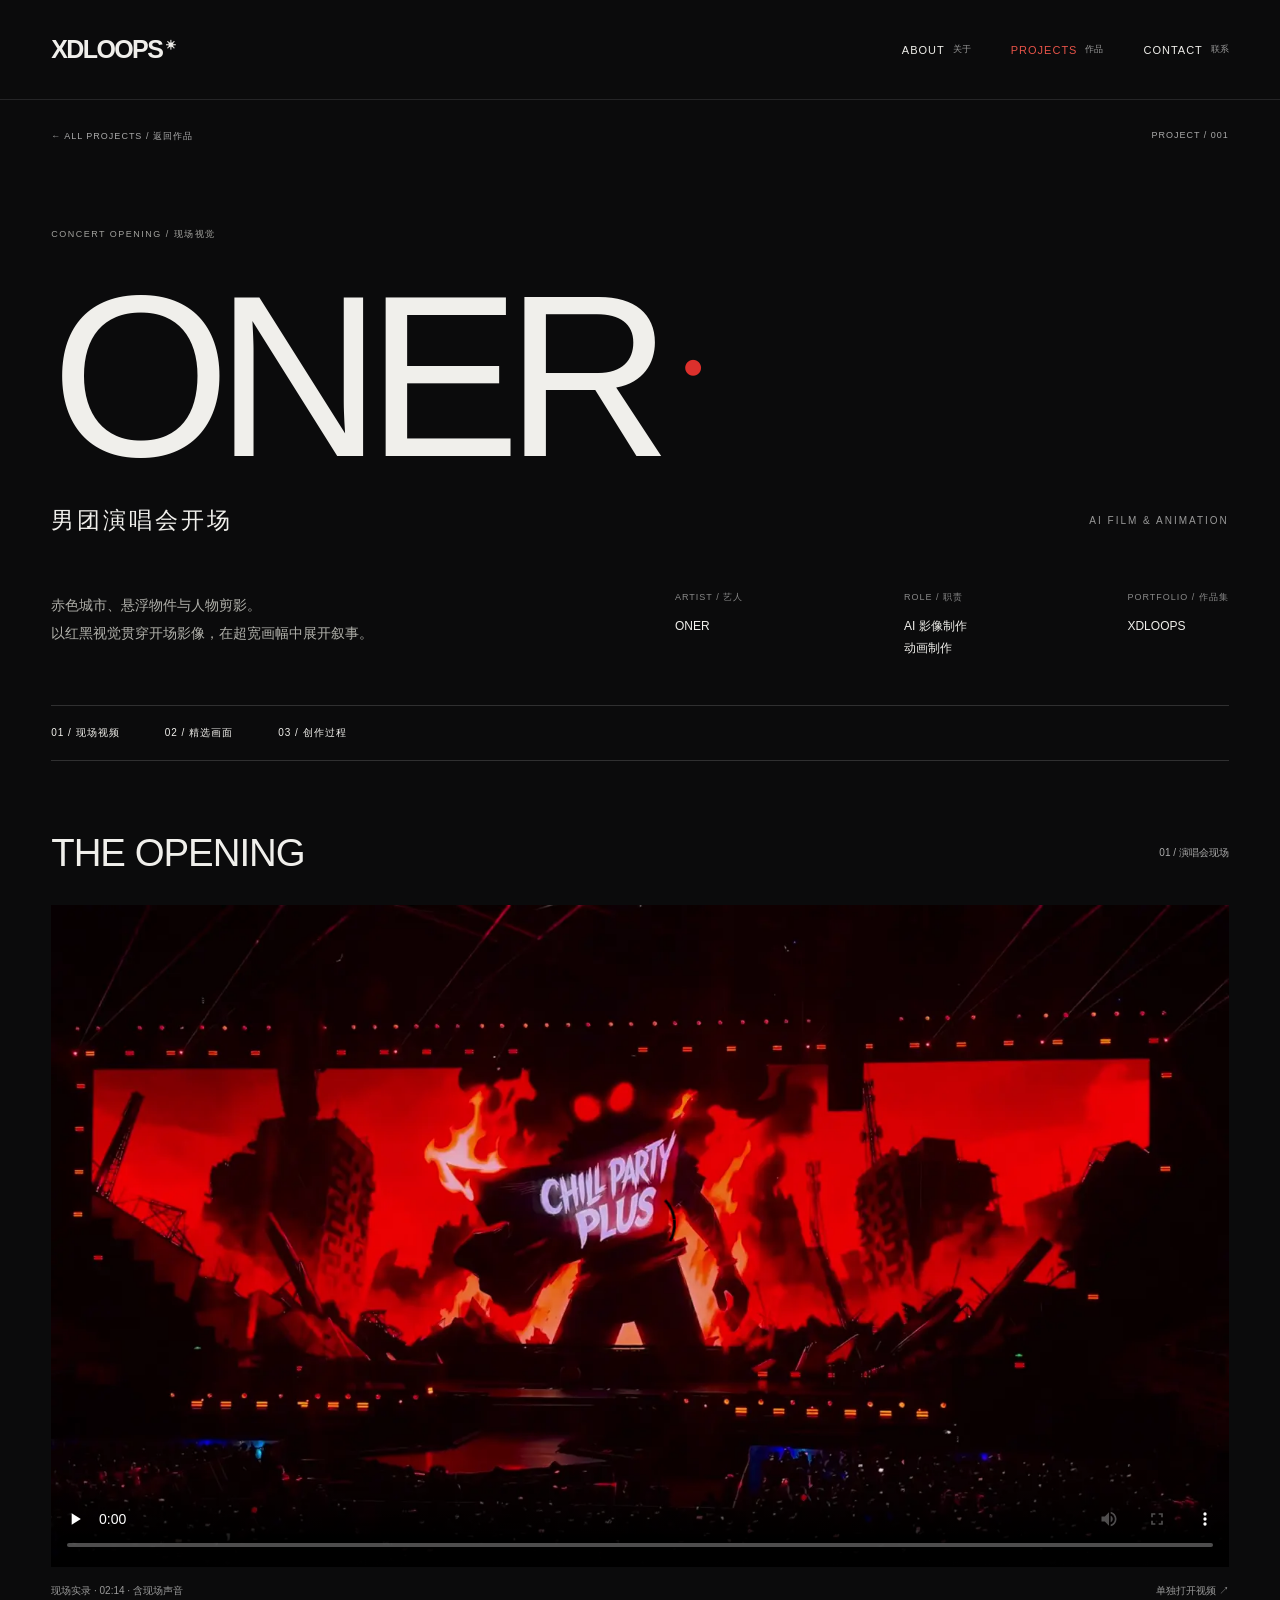
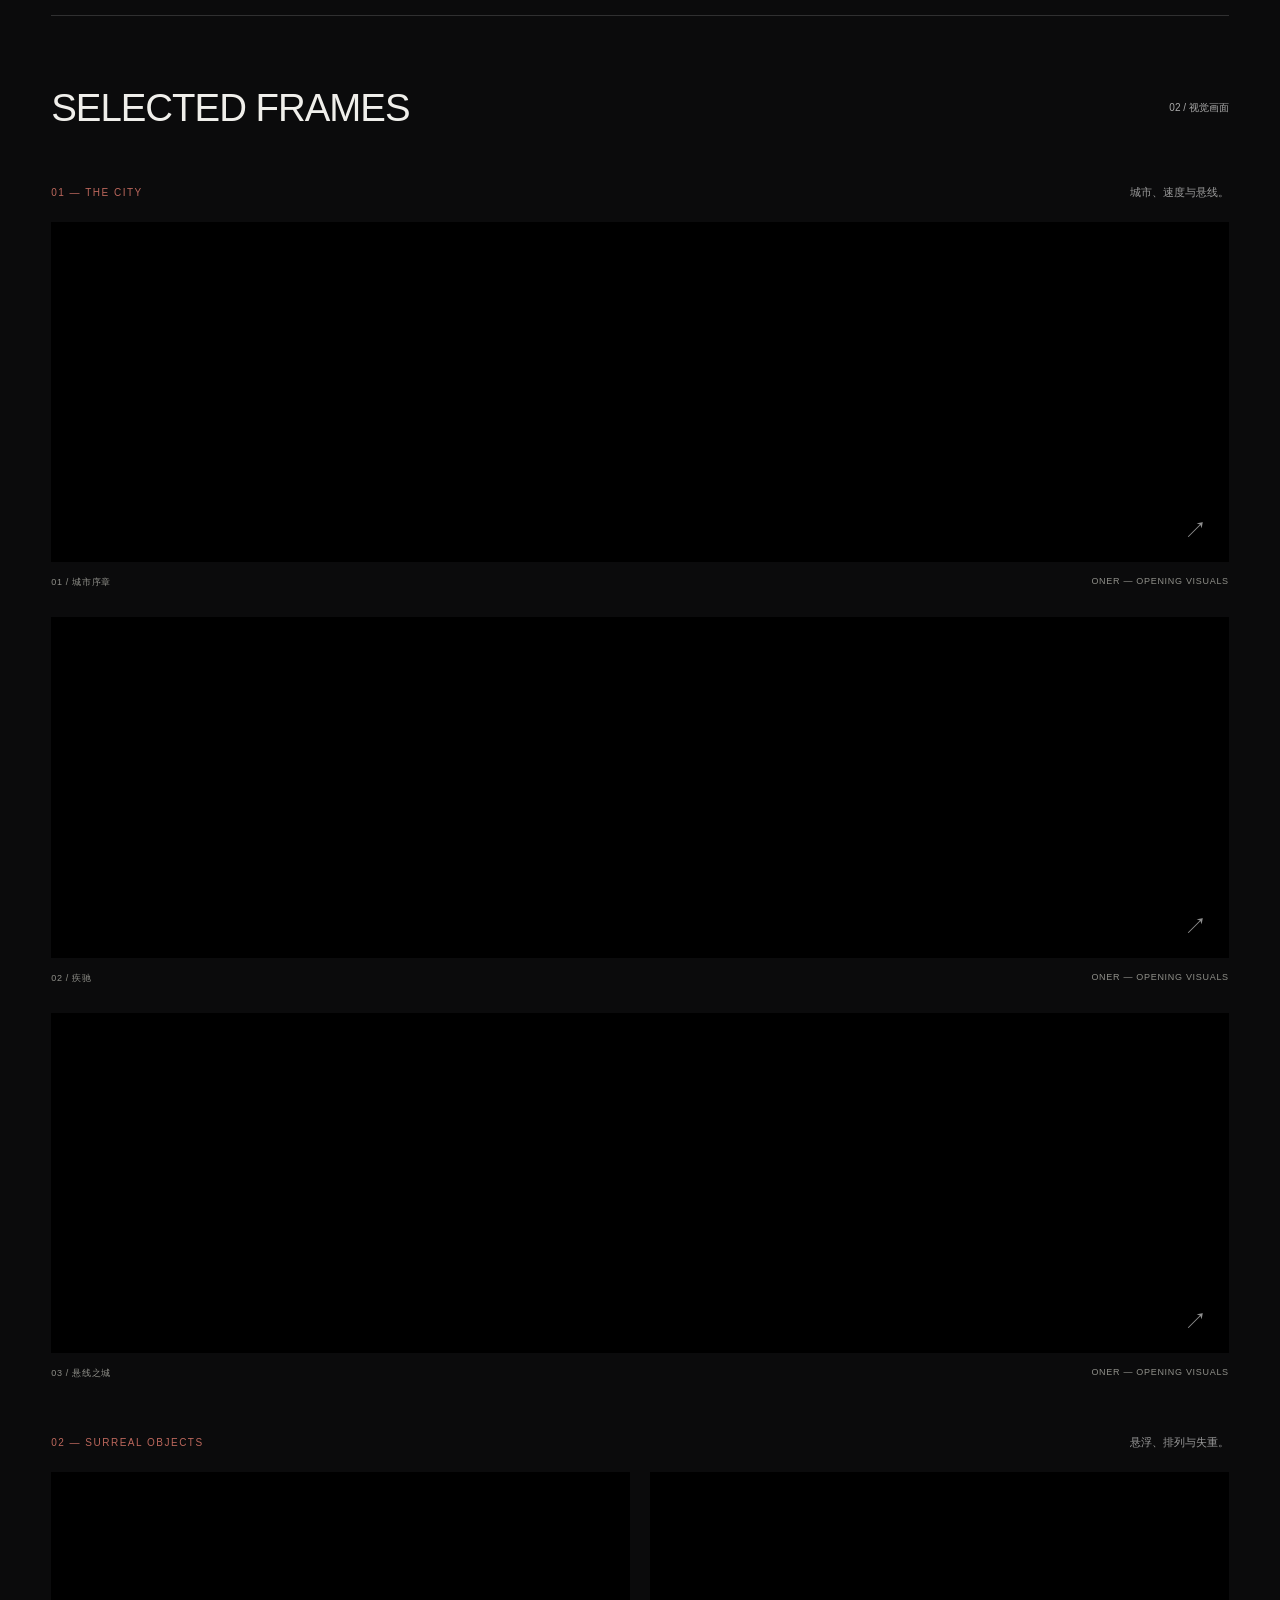
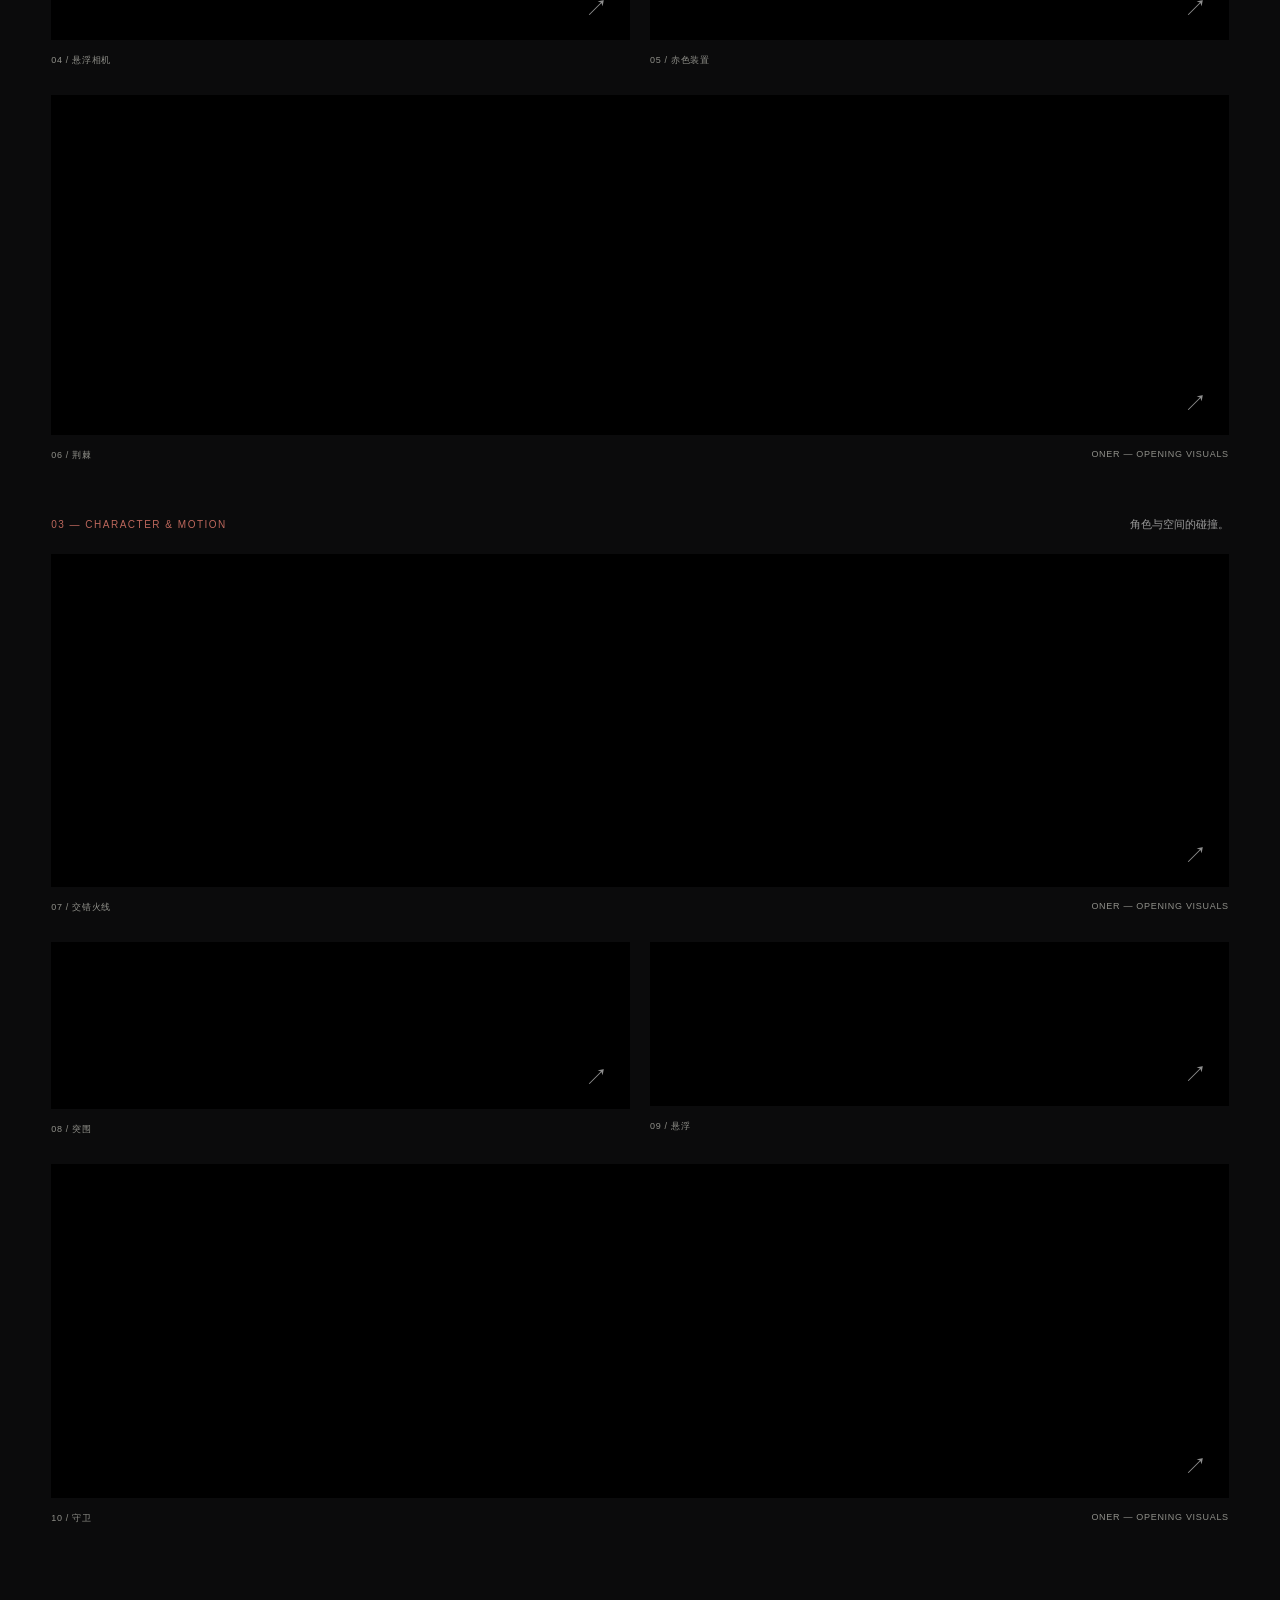
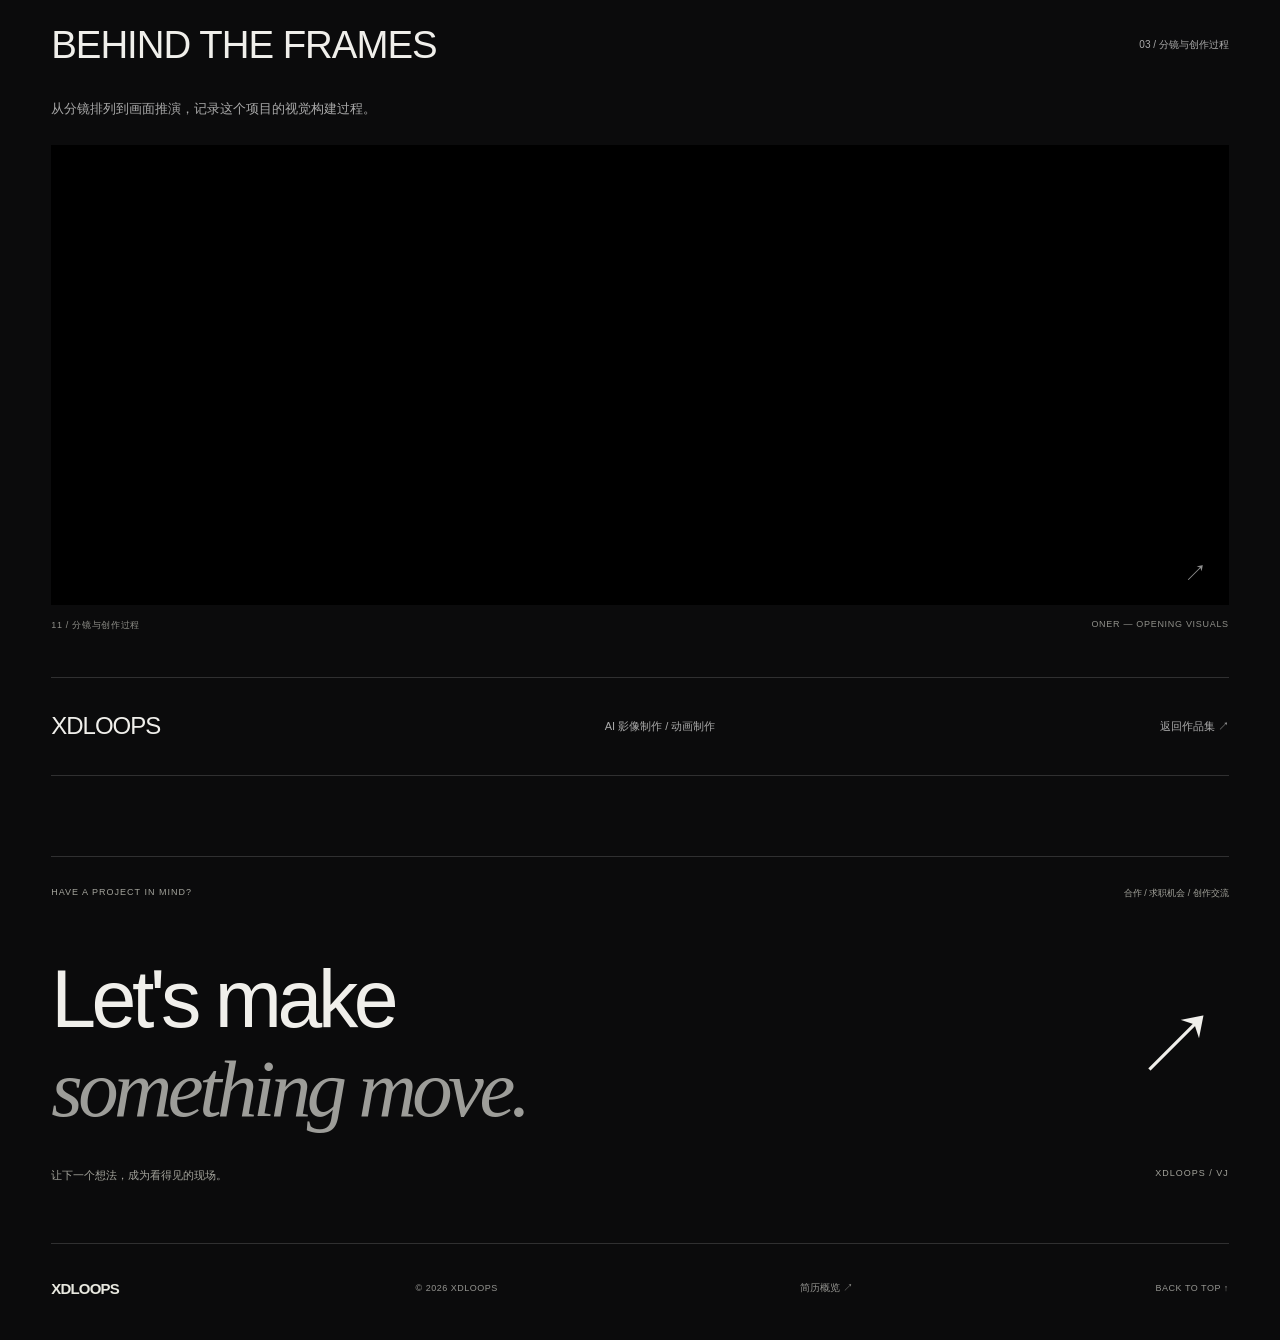
<file: project.html>
<!doctype html><html lang="zh-CN"><head><meta charset="UTF-8"><meta name="viewport" content="width=device-width, initial-scale=1"><meta http-equiv="refresh" content="0; url=oner.html"><title>ONER | XDLOOPS</title></head><body style="background:#0b0b0c;color:#eee;font-family:Arial;padding:40px"><a href="oner.html" style="color:inherit">进入 ONER 男团演唱会开场项目 →</a></body></html>
</file>
<file: style.css>
:root{--bg:#0b0b0c;--fg:#f0efeb;--muted:#9d9d99;--line:#303031;--accent:#d49f78}*{box-sizing:border-box}html{scroll-behavior:smooth;scroll-padding-top:30px}body{margin:0;background:var(--bg);color:var(--fg);font-family:Arial,"Microsoft YaHei",sans-serif;-webkit-font-smoothing:antialiased}a{color:inherit;text-decoration:none}button{font:inherit;color:inherit;cursor:pointer;border:0}a,button{-webkit-tap-highlight-color:transparent}a:focus-visible,button:focus-visible{outline:2px solid var(--accent);outline-offset:5px}a:hover,button:hover{color:var(--accent)}.skip{position:fixed;top:-100px;left:20px;padding:15px;background:#fff;color:#111;z-index:20}.skip:focus{top:10px}.site-header{height:100px;padding:0 4%;display:flex;align-items:center;justify-content:space-between;border-bottom:1px solid #252527}.brand{font-size:25px;letter-spacing:-1.6px;font-weight:800}.brand>span{font-size:10px;vertical-align:super;letter-spacing:0;margin-left:4px}.site-header nav{display:flex;gap:40px}.site-header nav a{font-size:11px;letter-spacing:1px;display:flex;align-items:center;gap:8px;min-height:44px}.site-header nav a>span{font-size:9px;letter-spacing:0;color:#999}.site-header nav a[aria-current]{color:var(--accent)}.hero-film{position:relative;height:min(850px,calc(100svh - 100px));min-height:530px;isolation:isolate;overflow:hidden}.hero-film canvas{display:block;width:100%;height:100%}.hero-film:after{content:"";position:absolute;inset:50% 0 0;background:linear-gradient(transparent,#0b0b0c 95%);pointer-events:none;z-index:0}.hero-meta{position:absolute;top:30px;left:4%;right:4%;display:flex;justify-content:space-between;font-size:9px;letter-spacing:1.5px;color:#9d9d99;z-index:1}.hero-wordmark{position:absolute;left:4%;right:4%;bottom:75px;z-index:1}.hero-wordmark p{font-size:10px;letter-spacing:3px;margin:0 0 12px}.hero-wordmark h1{font-size:clamp(78px,16.9vw,300px);line-height:.78;letter-spacing:-.075em;font-weight:600;margin:0}.hero-bottom{position:absolute;left:4%;right:4%;bottom:15px;display:flex;align-items:center;justify-content:space-between;gap:18px;z-index:2;font-size:9px;letter-spacing:1px}.hero-bottom>a{display:flex;gap:30px;align-items:center;min-height:44px}.hero-bottom>a span{font-size:20px}.demo-label{font-size:9px;letter-spacing:0;color:#969694}.stage-controls{display:flex;gap:20px}.stage-controls button{padding:12px 0;background:transparent;font-size:10px;color:#aaa}.home-statement{margin:0 4%;padding:40px 0 65px;display:flex;align-items:end;justify-content:space-between;border-bottom:1px solid var(--line)}.home-statement p{font-size:25px;line-height:1.5;font-weight:400;margin:0;color:#bdbdb7;letter-spacing:1px}.home-statement>a{font-size:10px;letter-spacing:1px}.home-statement>a span{margin-left:30px}.projects-section{padding:38px 4% 0}.projects-heading{display:flex;justify-content:space-between;align-items:center;gap:20px;margin-bottom:25px}.projects-heading h2{font-size:11px;letter-spacing:1.8px;font-weight:400;margin:0}.projects-heading h2 span{font-size:9px;color:#999;margin-left:8px}.projects-heading p{font-size:9px;color:#979795;margin:0}.projects-grid{columns:2;column-gap:18px}.project-tile{display:block;position:relative;break-inside:avoid;margin-bottom:18px;background:#111314;overflow:hidden;isolation:isolate}.project-tile.portrait{aspect-ratio:4/4.8}.project-tile.landscape{aspect-ratio:4/3}.project-tile img{width:100%;height:100%;display:block;object-fit:cover;transition:transform .8s,filter .6s}.project-tile:nth-child(2) img{filter:sepia(.15)}.project-tile:nth-child(4){background:#191a1d}.project-tile:nth-child(4) img{filter:hue-rotate(80deg)}.project-tile:after{content:"";position:absolute;inset:45% 0 0;background:linear-gradient(transparent,#000b);pointer-events:none}.tile-index{position:absolute;top:24px;left:25px;font-size:9px;letter-spacing:2px;color:#a6a6a0}.tile-caption{position:absolute;bottom:28px;left:28px;right:28px;display:flex;align-items:end;justify-content:space-between;z-index:1}.tile-caption small{display:block;font-size:9px;letter-spacing:2px;color:#b6b6ae;margin-bottom:9px}.tile-caption strong{font-size:clamp(25px,3.6vw,65px);letter-spacing:-.045em;font-weight:500;line-height:1.1;display:block}.tile-cn{display:block;font-size:10px;color:#acaca4;margin-top:10px}.tile-arrow{font-size:32px;transition:transform .4s}.project-tile:hover img{transform:scale(1.045);filter:brightness(1.2)}.project-tile:hover{color:#fff}.project-tile:hover .tile-arrow{transform:translate(4px,-4px)}.projects-foot{display:flex;align-items:center;justify-content:space-between;padding:20px 0 0;color:#a5a59f;font-size:9px;letter-spacing:1px}.projects-foot>a{min-height:44px;display:flex;align-items:center}.contact-panel{margin:110px 4% 0;padding:30px 0 60px;border-top:1px solid var(--line)}.contact-label,.contact-info{display:flex;justify-content:space-between;gap:20px;font-size:9px;letter-spacing:1px;color:#a3a39b}.contact-label>span:last-child{letter-spacing:0}.contact-main{display:flex;align-items:center;justify-content:space-between;gap:40px;margin:55px 0 35px}.contact-main h2{font-size:clamp(38px,6.3vw,100px);font-weight:400;letter-spacing:-.055em;line-height:1.1;margin:0}.contact-main h2 em{font-weight:400;font-family:Georgia,serif;color:#9d9d99}.contact-trigger{font-size:85px;background:transparent;padding:5px 10px;line-height:1}.contact-info p{margin:0;letter-spacing:0;font-size:11px}#contact-message{font-size:12px;color:#d4b49c;padding-top:25px;line-height:1.8}.site-footer{margin:0 4%;padding:22px 0 30px;border-top:1px solid var(--line);display:flex;align-items:center;justify-content:space-between;gap:20px;font-size:9px;color:#949490;letter-spacing:.5px}.site-footer>a:first-child{font-size:15px;color:#e8e8df;letter-spacing:-.8px;font-weight:bold}.site-footer button{background:transparent;font-size:10px;min-height:44px}.back-bar{display:flex;justify-content:space-between;gap:20px;padding:30px 4%;font-size:9px;letter-spacing:1px;color:#aaa}.about-profile{padding:65px 4% 0}.about-top{display:flex;justify-content:space-between}.eyebrow{font-size:9px;letter-spacing:1.5px;color:#a1a19d}.about-profile>h1{font-size:clamp(43px,7.2vw,116px);font-weight:400;letter-spacing:-.055em;line-height:1.08;margin:50px 0 75px}.about-profile>h1 em{font-family:Georgia,serif;color:#9d9d99}.about-body{display:grid;grid-template-columns:1.1fr 1fr;gap:8%;align-items:center}.about-art{position:relative;aspect-ratio:4/5;overflow:hidden;background:#151617}.about-art img{width:100%;height:100%;object-fit:cover}.about-art>span{position:absolute;left:25px;bottom:25px;font-size:9px;letter-spacing:1px;color:#999}.about-bio h2{font-size:35px;line-height:1.5;font-weight:400;margin:0 0 30px}.about-bio>p{font-size:15px;line-height:1.8;color:#b0b0a9}.about-bio .draft-note{font-size:9px;color:#90908b}.profile-facts{margin:30px 0}.profile-facts>div{display:flex;justify-content:space-between;border-top:1px solid var(--line);padding:17px 0;gap:20px;font-size:11px}.profile-facts dt{color:#999}.profile-facts dd{margin:0}.outline-button,.dark-button{display:inline-flex;justify-content:space-between;gap:40px;padding:16px 20px;font-size:12px;background:transparent;border:1px solid #555;color:#e5e5df}.dark-button{background:#e5e5df;color:#101211}.outline-button:hover{border-color:var(--accent)}dialog{background:#141615;color:#e5e5df;border:1px solid #373a35;width:min(700px,calc(100% - 32px));padding:45px;max-height:85vh;overflow:auto}dialog::backdrop{background:#000c;backdrop-filter:blur(6px)}dialog h2{font-size:32px;font-weight:400;margin:25px 0;letter-spacing:-1px}dialog p{font-size:13px;line-height:1.9}dialog .close{position:absolute;right:14px;top:10px;font-size:30px;background:none;padding:5px 10px}dialog .dialog-note{font-size:11px;color:#a7aba1;line-height:1.9;margin:24px 0}.dialog-art{margin:24px 0}.resume-details{margin:30px 0}.resume-details>div{display:flex;border-top:1px solid #363a33;padding:17px 0;font-size:12px;gap:20px}.resume-details dt{width:140px;flex-shrink:0;color:#a7aba1}.resume-details dd{margin:0}#resume-title small{font-family:Georgia,serif;font-style:italic;font-size:25px;color:var(--accent)}
@media(min-width:1800px){main,.site-header,.site-footer{max-width:1800px;margin-left:auto;margin-right:auto}}
@media(max-width:760px){.site-header{height:80px;padding:0 5%}.brand{font-size:20px;letter-spacing:-1px}.site-header nav{gap:16px}.site-header nav a{font-size:9px;letter-spacing:.4px}.site-header nav a>span{display:none}.hero-film{height:calc(85svh - 80px);min-height:450px;max-height:680px}.hero-meta{left:5%;right:5%;top:23px;font-size:7px;letter-spacing:.8px}.hero-meta>span:last-child{max-width:120px;text-align:right}.hero-wordmark{left:5%;right:5%;bottom:94px}.hero-wordmark h1{font-size:16.7vw;letter-spacing:-.075em}.hero-wordmark p{font-size:8px;letter-spacing:2px}.hero-bottom{left:5%;right:5%;bottom:12px;flex-wrap:wrap;gap:0;font-size:8px}.hero-bottom>a{gap:15px}.hero-bottom .demo-label{font-size:8px;order:3;width:100%;margin:5px 0}.stage-controls{gap:15px}.stage-controls button{font-size:9px}.home-statement{margin:0 5%;padding:28px 0 40px}.home-statement p{font-size:18px}.home-statement>a{font-size:8px;letter-spacing:0}.home-statement>a span{margin-left:8px}.projects-section{padding:28px 5% 0}.projects-heading{flex-direction:column;align-items:start;gap:12px}.projects-heading h2{font-size:10px}.projects-heading p{font-size:8px}.projects-grid{columns:1}.project-tile{margin-bottom:14px}.project-tile.portrait{aspect-ratio:4/4.4}.project-tile.landscape{aspect-ratio:4/3}.tile-index{top:18px;left:18px;font-size:8px}.tile-caption{left:20px;right:20px;bottom:22px}.tile-caption strong{font-size:34px}.tile-caption small{font-size:8px}.tile-cn{font-size:9px}.tile-arrow{font-size:26px}.projects-foot{font-size:8px;letter-spacing:0}.contact-panel{margin:70px 5% 0;padding:25px 0 40px}.contact-label{font-size:8px;letter-spacing:0}.contact-label>span:last-child{max-width:100px;text-align:right;line-height:1.6}.contact-main{margin:35px 0 28px;gap:8px}.contact-main h2{font-size:8.3vw;letter-spacing:-.06em}.contact-trigger{font-size:52px;padding:5px}.contact-info{font-size:8px;letter-spacing:0;flex-wrap:wrap}.contact-info p{font-size:10px}.site-footer{margin:0 5%;font-size:8px;gap:12px;flex-wrap:wrap}.site-footer>a:first-child{font-size:13px}.site-footer>a:last-child{display:none}.site-footer button{font-size:9px}.back-bar{padding:24px 5%;font-size:8px;letter-spacing:0}.about-profile{padding:40px 5% 0}.about-profile>h1{font-size:10.1vw;margin:35px 0 45px}.eyebrow{font-size:8px;letter-spacing:.6px}.about-body{grid-template-columns:1fr;gap:35px}.about-art{aspect-ratio:4/3}.about-bio h2{font-size:29px}.about-bio>p{font-size:14px}.about-bio .draft-note{font-size:9px}dialog{padding:35px 22px}dialog h2{font-size:25px}.resume-details dt{width:105px}.resume-details>div{font-size:11px}.outline-button,.dark-button{font-size:11px}}
@media(prefers-reduced-motion:reduce){html{scroll-behavior:auto}*,*:before,*:after{animation:none!important;transition:none!important}}
/* Project editorial: continuous media with chapter dividers. */
.case-study{margin:100px -4.945055% 0;padding:30px 4.5% 0;background:#080909;color:#e5e5df;--case-muted:#9b9c96;--case-line:#2b2d29;scroll-margin-top:0}
.case-topline{display:flex;justify-content:space-between;font-size:9px;letter-spacing:1.6px;color:var(--case-muted);padding-bottom:25px;border-bottom:1px solid var(--case-line)}
.case-intro{max-width:1100px;margin:0 auto;padding:75px 0 50px}.case-kicker{font-size:9px;letter-spacing:2px;color:#ba825e}.case-intro h2{font-size:clamp(40px,7.8vw,120px);letter-spacing:-.065em;line-height:1.05;margin:20px 0 32px}.case-intro h2 span{font-family:Arial,"Microsoft YaHei",sans-serif;font-style:normal;font-size:16px;color:#aaa9a0;letter-spacing:3px;margin-top:16px}.case-intro-bottom{display:grid;grid-template-columns:1fr 1fr;gap:50px;align-items:end}.case-intro-bottom p{margin:0;font-size:15px;line-height:1.9;color:#c6c6be}.case-intro dl{display:flex;justify-content:space-between;gap:20px;margin:0}.case-intro dt{font-size:9px;color:#999d94;margin-bottom:12px}.case-intro dd{font-size:11px;margin:0;color:#c6c6be}.case-demo-note{font-size:10px;color:#9b9c96;margin:32px 0 0;line-height:1.8}.case-nav{display:flex;justify-content:center;gap:50px;border-top:1px solid var(--case-line);border-bottom:1px solid var(--case-line);padding:19px 0;font-size:10px;letter-spacing:1px}.case-nav a:hover,.case-study a:hover{color:#d99c70}.case-chapter{scroll-margin-top:10px;padding-top:40px}.chapter-title{position:relative;height:160px;display:flex;align-items:center;justify-content:center;overflow:hidden}.outline-word{position:absolute;font-size:clamp(90px,16vw,250px);font-weight:800;line-height:.8;letter-spacing:-.07em;color:transparent;-webkit-text-stroke:1px #67422d;opacity:.45;white-space:nowrap}.chapter-title h3{font-size:clamp(22px,4vw,60px);letter-spacing:-.04em;font-weight:700;z-index:1;margin:0;text-align:center}.chapter-number{position:absolute;right:0;top:25px;font-size:9px;color:#a77a5b}.case-figure,.case-triptych figure{margin:0;min-width:0}.case-image{position:relative;display:block;width:100%;padding:0;background:#080909;overflow:hidden;color:#c9c8c0}.case-image img,.case-triptych img{display:block;width:100%;height:auto;aspect-ratio:16/9;object-fit:contain;transition:transform .7s}.case-image:hover img{transform:scale(1.025)}.case-image:hover{color:#e6bd98}.image-corner{position:absolute;left:25px;bottom:23px;font-size:9px;letter-spacing:2px}.image-expand{position:absolute;bottom:17px;right:22px;font-size:25px}.case-study figcaption{display:flex;justify-content:space-between;gap:10px;font-size:9px;letter-spacing:1px;color:var(--case-muted);padding:15px 0;border-bottom:1px solid var(--case-line)}.case-copy{display:flex;justify-content:space-between;gap:25px;padding:40px 0 10px}.case-copy>span{font-size:10px;letter-spacing:2px;color:#b68059}.case-copy p{font-size:12px;line-height:2;margin:0;color:#b5b5ac;max-width:420px}.case-pair{display:grid;grid-template-columns:1fr 1fr;gap:16px}.case-triptych{display:grid;grid-template-columns:repeat(3,1fr);gap:16px}.case-caption{font-size:9px;line-height:1.7;color:var(--case-muted);text-align:right;margin:18px 0 0}.case-end{display:flex;align-items:center;justify-content:space-between;gap:20px;border-top:1px solid var(--case-line);margin-top:65px;padding:35px 0 45px}.case-end>span{font-size:9px;letter-spacing:1px;color:#989c91}.case-end>a{font-size:18px}.case-end .case-back{font-size:10px;color:var(--case-muted)}.case-end a span{padding-left:25px}.case-preview-image{display:block;width:100%;height:auto;aspect-ratio:16/9;background:#080909;object-fit:contain}#project-dialog{width:min(1100px,calc(100% - 32px));background:#101210;color:#e5e5df}#project-dialog .dialog-note{color:#b0b2a8}#project-dialog .eyebrow{color:#c08d68}#project-dialog .outline-button{color:#d2d5c8;border-color:#555b50}
@media(min-width:1600px){.case-study{margin-left:0;margin-right:0;padding-left:50px;padding-right:50px}}
@media(max-width:760px){.case-study{margin-top:70px;padding-top:24px}.case-topline{font-size:8px;letter-spacing:1px}.case-intro{padding:45px 0 30px}.case-intro h2{font-size:11vw;margin-bottom:25px}.case-intro h2 span{font-size:13px;letter-spacing:2px}.case-intro-bottom{grid-template-columns:1fr;gap:28px}.case-intro-bottom p{font-size:12px}.case-intro dl{justify-content:start;gap:45px}.case-demo-note{font-size:9px}.case-nav{gap:0;justify-content:space-between;font-size:9px;letter-spacing:0}.chapter-title{height:105px}.chapter-title h3{font-size:26px}.outline-word{font-size:17vw}.chapter-number{top:15px}.case-chapter{padding-top:25px}.case-copy{flex-direction:column;padding-top:25px;gap:12px}.case-copy p{font-size:11px}.case-pair{grid-template-columns:1fr;gap:22px}.case-triptych{grid-template-columns:1fr;gap:20px}.case-triptych img{aspect-ratio:16/9}.case-study figcaption{font-size:8px}.image-corner{font-size:7px;left:12px;bottom:16px}.image-expand{font-size:20px;bottom:10px;right:12px}.case-caption{font-size:8px}.case-end{flex-wrap:wrap;margin-top:45px;padding:25px 0 30px}.case-end>span{width:100%;font-size:8px}.case-end>a{font-size:15px}.case-end .case-back{font-size:9px}}

.project-page .case-study{margin:0;padding-left:4%;padding-right:4%}.project-page .contact-panel{margin-top:80px}.project-page .case-intro{padding-top:50px}.project-page .case-topline{display:none}@media(max-width:760px){.project-page .case-study{padding-left:5%;padding-right:5%}.project-page .case-intro{padding-top:30px}}.case-intro h1{font-size:clamp(40px,7.8vw,120px);font-weight:500;letter-spacing:-.065em;line-height:1.05;margin:20px 0 32px}.case-intro h1 span{display:block;font-size:16px;font-weight:400;color:#aaa9a0;letter-spacing:3px;margin-top:16px}@media(max-width:760px){.case-intro h1{font-size:11vw;margin-bottom:25px}.case-intro h1 span{font-size:13px;letter-spacing:2px}}

/* ONER — one project, original panoramic frames. */
:root{--accent:#e65348}.oner-home-hero video{display:block;width:100%;height:100%;object-fit:contain;background:#000}.oner-home-hero .hero-wordmark h1{font-size:clamp(75px,11vw,190px)}.oner-home-hero .hero-wordmark{bottom:80px}.oner-home-hero:after{inset:55% 0 0}.oner-feature{display:block}.oner-feature-image{position:relative;overflow:hidden;background:#000}.oner-feature-image img{display:block;width:100%;height:auto;transition:transform .8s}.oner-feature-image>span{position:absolute;right:25px;bottom:22px;font-size:10px;letter-spacing:1px;background:#0009;padding:10px 14px}.oner-feature:hover img{transform:scale(1.015)}.oner-feature-caption{padding:28px 0;display:flex;align-items:center;justify-content:space-between;gap:25px;border-bottom:1px solid var(--line)}.oner-feature-caption small{font-size:9px;color:#aaa;letter-spacing:2px}.oner-feature-caption h3{font-size:42px;letter-spacing:-1px;font-weight:500;margin:12px 0 0}.oner-feature-caption h3>span{font-size:15px;letter-spacing:1px;margin-left:25px}.oner-feature-caption p{font-size:12px;color:#aaa;line-height:1.8;margin-left:auto}.feature-arrow{font-size:35px;margin-left:45px}.oner-project{margin:0 4%}.oner-intro{padding:50px 0 45px}.oner-intro>h1{font-size:clamp(90px,18vw,270px);font-weight:500;letter-spacing:-.065em;line-height:.9;margin:32px 0 25px}.oner-dot{font-size:.16em;vertical-align:super;margin-left:25px;color:#dc302c}.oner-subtitle{display:flex;align-items:center;justify-content:space-between;gap:20px}.oner-subtitle h2{font-size:23px;letter-spacing:3px;font-weight:400;margin:0}.oner-subtitle>span{font-size:10px;letter-spacing:2px;color:#999}.oner-overview{display:grid;grid-template-columns:1fr 1fr;gap:70px;margin-top:55px}.oner-overview>p{font-size:14px;color:#b0b0aa;line-height:2;margin:0}.oner-overview dl{display:flex;justify-content:space-between;gap:25px;margin:0}.oner-overview dt{font-size:9px;color:#888;letter-spacing:1px;margin-bottom:12px}.oner-overview dd{font-size:12px;line-height:1.8;margin:0}.oner-nav{display:flex;gap:45px;border-block:1px solid var(--line);padding:20px 0;font-size:10px;letter-spacing:1px}.oner-section{padding-top:70px;scroll-margin-top:20px}.oner-section-title{display:flex;align-items:center;justify-content:space-between;gap:20px;margin-bottom:30px}.oner-section-title h2{font-size:clamp(25px,3vw,47px);font-weight:500;letter-spacing:-1px;margin:0}.oner-section-title>span{font-size:10px;color:#aaa}.oner-section video{display:block;width:100%;aspect-ratio:16/9;background:#000;object-fit:contain}.film-caption{display:flex;justify-content:space-between;gap:20px;font-size:10px;color:#999;padding:17px 0;border-bottom:1px solid var(--line)}.frame-group-title{display:flex;justify-content:space-between;align-items:center;gap:20px;margin:55px 0 22px}.frame-group-title>span{font-size:10px;letter-spacing:1.5px;color:#bc675c}.frame-group-title p{font-size:11px;color:#999;margin:0}.oner-frame{margin:0 0 28px;min-width:0}.image-trigger{display:block;position:relative;background:#000;padding:0;width:100%;overflow:hidden}.image-trigger img{display:block;width:100%;height:auto}.frame-expand{position:absolute;right:16px;bottom:14px;font-size:23px;color:#eee;background:#0009;border-radius:50%;width:35px;height:35px;display:grid;place-items:center;opacity:.6;transition:opacity .2s}.image-trigger:hover .frame-expand{opacity:1}.oner-frame figcaption{display:flex;justify-content:space-between;gap:15px;font-size:9px;color:#8f8f89;letter-spacing:.7px;margin-top:14px}.oner-pair{display:grid;grid-template-columns:1fr 1fr;gap:20px}.oner-pair figcaption>span:last-child{display:none}.process-intro{font-size:13px;line-height:1.8;color:#aaa;margin:0 0 25px}.oner-credit{display:flex;align-items:center;justify-content:space-between;gap:20px;margin-top:45px;padding:30px 0;border-block:1px solid var(--line)}.oner-credit>span{font-size:24px;letter-spacing:-1px}.oner-credit p,.oner-credit a{font-size:11px;color:#aaa}.about-art{aspect-ratio:3.5/1}.about-art img{object-fit:contain}.about-art>span{left:15px;bottom:10px;font-size:7px}.image-lightbox{width:96vw;max-width:none;height:94svh;max-height:94svh;padding:0;background:#090a0a;border:1px solid #303230;overflow:hidden}.lightbox-bar{height:62px;display:flex;align-items:center;gap:25px;padding:0 75px 0 25px;border-bottom:1px solid #303230}.lightbox-bar h2{font-size:14px;letter-spacing:0;margin:0}.lightbox-bar>span{font-size:10px;color:#999;margin-left:auto}.lightbox-bar button{background:none;font-size:11px;min-height:44px}.lightbox-bar .close{position:absolute;right:15px;top:7px;font-size:26px;padding:0 10px}.lightbox-stage{height:calc(100% - 119px);display:flex;align-items:center;justify-content:center;overflow:auto}.lightbox-stage img{display:block;max-width:100%;max-height:100%;width:auto;height:auto;object-fit:contain}.is-zoomed .lightbox-stage{display:block}.is-zoomed .lightbox-stage img{max-width:none;max-height:none;width:auto;height:auto}.lightbox-bottom{height:57px;display:flex;justify-content:space-between;align-items:center;padding:0 20px;border-top:1px solid #303230}.lightbox-bottom button{background:none;font-size:12px;min-height:44px}.lightbox-bottom>span{font-size:9px;color:#888;letter-spacing:1px}
@media(max-width:760px){.oner-home-hero{min-height:370px;height:65svh;max-height:560px}.oner-home-hero .hero-wordmark{bottom:95px}.oner-home-hero .hero-wordmark h1{font-size:16vw}.oner-feature-image>span{font-size:8px;right:10px;bottom:8px;padding:6px 9px}.oner-feature-caption{align-items:start;gap:10px;padding:20px 0}.oner-feature-caption small{font-size:8px;letter-spacing:1px}.oner-feature-caption h3{font-size:30px}.oner-feature-caption h3>span{display:block;margin:8px 0 0;font-size:12px;letter-spacing:0}.oner-feature-caption p{font-size:9px;margin:8px 0 0 auto}.feature-arrow{font-size:25px;margin-left:10px}.oner-project{margin:0 5%}.oner-intro{padding:35px 0}.oner-intro>h1{font-size:27vw;margin:25px 0}.oner-dot{margin-left:12px}.oner-subtitle{align-items:start;gap:10px}.oner-subtitle h2{font-size:17px;letter-spacing:1px}.oner-subtitle>span{font-size:8px;letter-spacing:.5px;max-width:100px;text-align:right;line-height:1.7}.oner-overview{grid-template-columns:1fr;gap:30px;margin-top:35px}.oner-overview>p{font-size:12px}.oner-overview dl{gap:15px}.oner-overview dt{font-size:8px;letter-spacing:0}.oner-overview dd{font-size:11px}.oner-nav{justify-content:space-between;gap:10px;font-size:9px;letter-spacing:0}.oner-section{padding-top:45px}.oner-section-title{margin-bottom:20px}.oner-section-title h2{font-size:23px;letter-spacing:-1px}.oner-section-title>span{font-size:8px;max-width:80px;text-align:right;line-height:1.8}.film-caption{font-size:8px;gap:10px}.frame-group-title{margin-top:35px;gap:10px}.frame-group-title>span{font-size:8px;letter-spacing:.5px}.frame-group-title p{font-size:9px}.oner-frame{margin-bottom:22px}.oner-frame figcaption{font-size:8px;letter-spacing:0;gap:10px}.oner-frame figcaption>span:last-child{font-size:6px}.oner-pair{grid-template-columns:1fr;gap:0}.frame-expand{font-size:16px;width:25px;height:25px;right:7px;bottom:7px}.process-intro{font-size:11px}.oner-credit{flex-wrap:wrap;gap:15px}.oner-credit>span{font-size:20px}.oner-credit p,.oner-credit a{font-size:10px}.image-lightbox{width:100vw;height:100svh;max-height:100svh;border:0}.lightbox-bar{height:58px;gap:10px;padding:0 48px 0 15px}.lightbox-bar h2{font-size:12px}.lightbox-bar>span{font-size:9px}.lightbox-bar button{font-size:9px}.lightbox-bar .close{right:5px;top:5px}.lightbox-stage{height:calc(100% - 115px)}.lightbox-bottom{padding:0 10px}.lightbox-bottom button{font-size:11px}.lightbox-bottom>span{font-size:7px;letter-spacing:0}}

.featured-projects{display:grid;grid-template-columns:1fr 1fr;gap:28px;align-items:start}.featured-projects .oner-feature-caption{gap:14px}.featured-projects .oner-feature-caption h3{font-size:32px}.featured-projects .oner-feature-caption h3>span{display:block;margin:10px 0 0;font-size:13px}.featured-projects .feature-arrow{margin-left:10px;font-size:26px}.featured-projects .oner-feature-caption p{font-size:10px}.summer-page{--accent:#c7a261}.summer-page .oner-intro>h1{font-size:clamp(65px,12vw,190px)}.summer-page .oner-dot,.summer-page .frame-group-title>span{color:#c7a261}.summer-film-wrap{background:#050607;padding:30px;display:flex;justify-content:center}.summer-page .oner-section video{width:min(100%,430px);aspect-ratio:9/16;object-fit:contain}.summer-page .oner-pair{align-items:start}@media(max-width:760px){.featured-projects{grid-template-columns:1fr;gap:28px}.summer-page .oner-intro>h1{font-size:17vw}.summer-page .oner-subtitle{flex-direction:column}.summer-page .oner-subtitle>span{max-width:none;text-align:left}.summer-film-wrap{padding:0}.summer-page .oner-section video{width:100%}.featured-projects .oner-feature-caption h3{font-size:30px}}
.chill-page{--accent:#ff2682}.chill-page .oner-intro>h1{font-size:clamp(54px,10vw,160px);line-height:.95}.chill-page .oner-dot,.chill-page .frame-group-title>span{color:#ff2682}.chill-page .oner-section video{width:100%;aspect-ratio:16/9;object-fit:contain}.chill-page .oner-overview dd{max-width:280px}.chill-feature h3{font-size:clamp(22px,2.2vw,32px)!important}@media(max-width:760px){.chill-page .oner-intro>h1{font-size:13vw}.chill-page .oner-subtitle{flex-direction:column;align-items:flex-start}.chill-page .oner-subtitle>span{text-align:left;max-width:none}}
.archive-page .oner-intro>h1{font-size:clamp(64px,14vw,200px)}.archive-video-grid{display:grid;grid-template-columns:repeat(2,minmax(0,1fr));gap:44px 24px}.archive-video{margin:0;min-width:0}.archive-page .archive-video video{display:block;width:100%;aspect-ratio:16/9;object-fit:contain;background:#050505}.archive-video figcaption{display:flex;justify-content:space-between;gap:12px;padding:14px 0;border-bottom:1px solid #303030;font-size:11px;letter-spacing:.07em;color:#aaa}.archive-page .oner-frame{margin-bottom:38px}@media(max-width:760px){.archive-video-grid{grid-template-columns:1fr;gap:28px}.archive-page .oner-intro>h1{font-size:16vw}}
</file>
